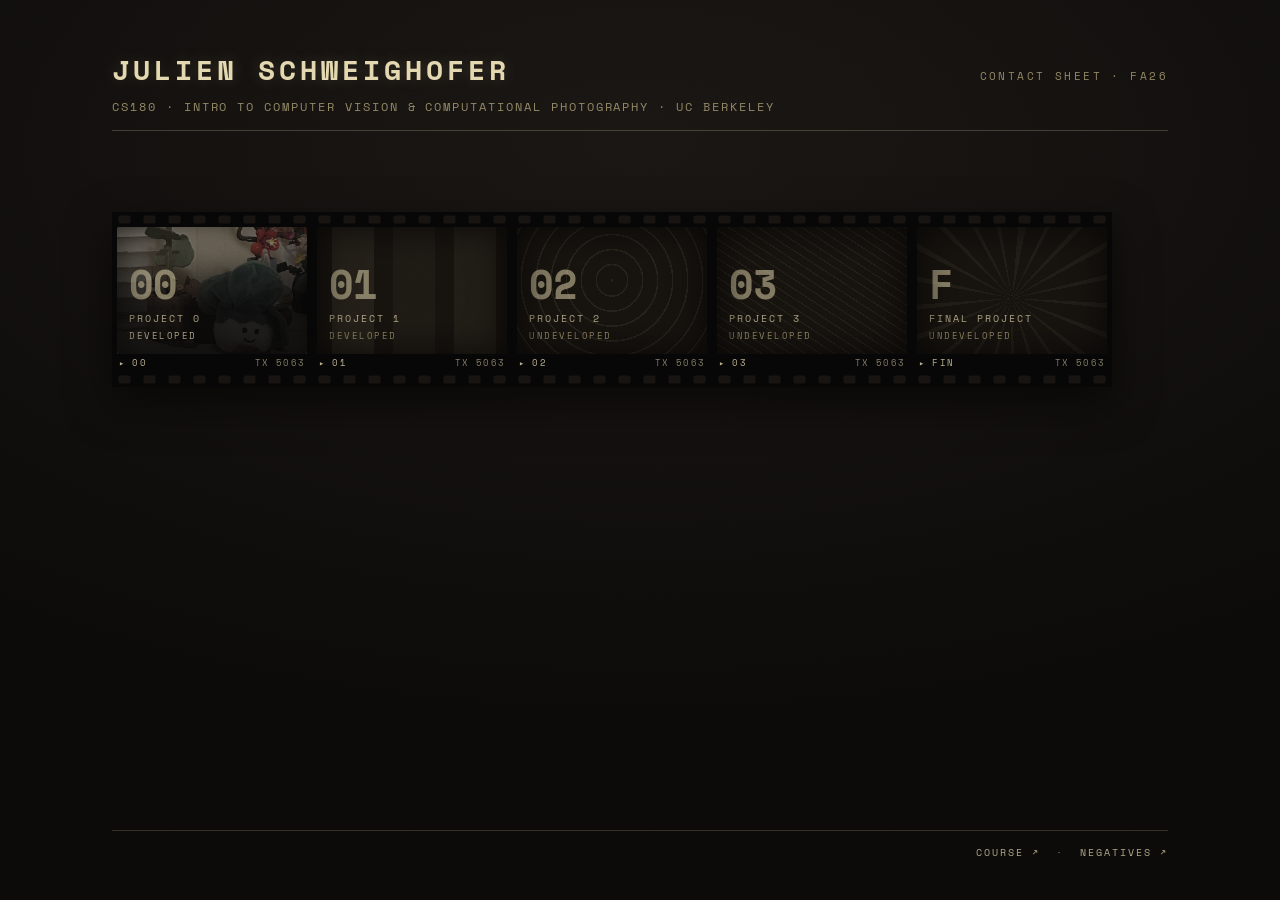
<file: index.html>
<!doctype html>
<html lang="en">
<head>
<meta charset="utf-8">
<meta name="viewport" content="width=device-width, initial-scale=1">
<title>Julien Schweighofer · CS180</title>
<meta name="description" content="CS180 — Intro to Computer Vision &amp; Computational Photography (UC Berkeley, Fall 2026). Project portfolio of Julien Schweighofer.">
<link rel="icon" href="data:image/svg+xml,%3Csvg xmlns='http://www.w3.org/2000/svg' viewBox='0 0 32 32'%3E%3Crect width='32' height='32' rx='5' fill='%230e0d0b'/%3E%3Crect x='5' y='9' width='22' height='15' rx='2' fill='none' stroke='%23e3d7ae' stroke-width='2'/%3E%3Ccircle cx='25.5' cy='7' r='3.6' fill='%23e2382f'/%3E%3C/svg%3E">
<link rel="preconnect" href="https://fonts.googleapis.com">
<link rel="preconnect" href="https://fonts.gstatic.com" crossorigin>
<link href="https://fonts.googleapis.com/css2?family=Space+Mono:ital,wght@0,400;0,700;1,400&display=swap" rel="stylesheet">
<link rel="stylesheet" href="assets/style.css">
</head>
<body class="home">
<div class="sheet">

  <header class="masthead">
    <div class="row1">
      <h1>Julien Schweighofer</h1>
      <span class="sheetno">Contact sheet · FA26</span>
    </div>
    <p class="course">CS180 · Intro to Computer Vision &amp; Computational Photography · UC Berkeley</p>
  </header>


  <!-- To retitle a frame once a project releases, edit its .label text
       (and swap the .status from "Undeveloped" to e.g. "Developed Sep 12"). -->
  <nav class="strip" aria-label="Projects">

    <a class="frame p0 has-shot" href="0/" aria-label="Project 0 writeup">
      <span class="rail" aria-hidden="true"></span>
      <span class="pic">
        <img class="shot" src="0/media/thumb.jpg" alt="">
        <svg class="mark" viewBox="0 0 200 140" preserveAspectRatio="none" aria-hidden="true">
          <path pathLength="100" d="M99 13 C 150 6 189 30 187 66 C 185 105 149 129 97 127 C 47 125 11 103 13 65 C 15 30 55 19 110 15"/>
        </svg>
        <span class="meta">
          <span class="num">00</span>
          <span class="label">Project 0</span>
          <span class="status">Developed</span>
        </span>
      </span>
      <span class="edgeline" aria-hidden="true"><b>▸ 00</b><span>TX&nbsp;5063</span></span>
      <span class="rail" aria-hidden="true"></span>
    </a>

    <a class="frame f1" href="1/" aria-label="Project 1 writeup">
      <span class="rail" aria-hidden="true"></span>
      <span class="pic">
        <svg class="mark" viewBox="0 0 200 140" preserveAspectRatio="none" aria-hidden="true">
          <path pathLength="100" d="M99 13 C 150 6 189 30 187 66 C 185 105 149 129 97 127 C 47 125 11 103 13 65 C 15 30 55 19 110 15"/>
        </svg>
        <span class="meta">
          <span class="num">01</span>
          <span class="label">Project 1</span>
          <span class="status">Developed</span>
        </span>
      </span>
      <span class="edgeline" aria-hidden="true"><b>▸ 01</b><span>TX&nbsp;5063</span></span>
      <span class="rail" aria-hidden="true"></span>
    </a>

    <a class="frame f2" href="2/" aria-label="Project 2 writeup">
      <span class="rail" aria-hidden="true"></span>
      <span class="pic">
        <svg class="mark" viewBox="0 0 200 140" preserveAspectRatio="none" aria-hidden="true">
          <path pathLength="100" d="M99 13 C 150 6 189 30 187 66 C 185 105 149 129 97 127 C 47 125 11 103 13 65 C 15 30 55 19 110 15"/>
        </svg>
        <span class="meta">
          <span class="num">02</span>
          <span class="label">Project 2</span>
          <span class="status">Undeveloped</span>
        </span>
      </span>
      <span class="edgeline" aria-hidden="true"><b>▸ 02</b><span>TX&nbsp;5063</span></span>
      <span class="rail" aria-hidden="true"></span>
    </a>

    <a class="frame f3" href="3/" aria-label="Project 3 writeup">
      <span class="rail" aria-hidden="true"></span>
      <span class="pic">
        <svg class="mark" viewBox="0 0 200 140" preserveAspectRatio="none" aria-hidden="true">
          <path pathLength="100" d="M99 13 C 150 6 189 30 187 66 C 185 105 149 129 97 127 C 47 125 11 103 13 65 C 15 30 55 19 110 15"/>
        </svg>
        <span class="meta">
          <span class="num">03</span>
          <span class="label">Project 3</span>
          <span class="status">Undeveloped</span>
        </span>
      </span>
      <span class="edgeline" aria-hidden="true"><b>▸ 03</b><span>TX&nbsp;5063</span></span>
      <span class="rail" aria-hidden="true"></span>
    </a>

    <a class="frame ff" href="4/" aria-label="Final project writeup">
      <span class="rail" aria-hidden="true"></span>
      <span class="pic">
        <svg class="mark" viewBox="0 0 200 140" preserveAspectRatio="none" aria-hidden="true">
          <path pathLength="100" d="M99 13 C 150 6 189 30 187 66 C 185 105 149 129 97 127 C 47 125 11 103 13 65 C 15 30 55 19 110 15"/>
        </svg>
        <span class="meta">
          <span class="num">F</span>
          <span class="label">Final project</span>
          <span class="status">Undeveloped</span>
        </span>
      </span>
      <span class="edgeline" aria-hidden="true"><b>▸ FIN</b><span>TX&nbsp;5063</span></span>
      <span class="rail" aria-hidden="true"></span>
    </a>

  </nav>

  <footer>
    <span>
      <a href="https://cal-cs180.github.io/fa26/" rel="noopener">Course ↗</a>
      &nbsp;·&nbsp;
      <a href="https://github.com/redcurryeater/redcurryeater.github.io" rel="noopener">Negatives ↗</a>
    </span>
  </footer>

</div>
</body>
</html>
</file>
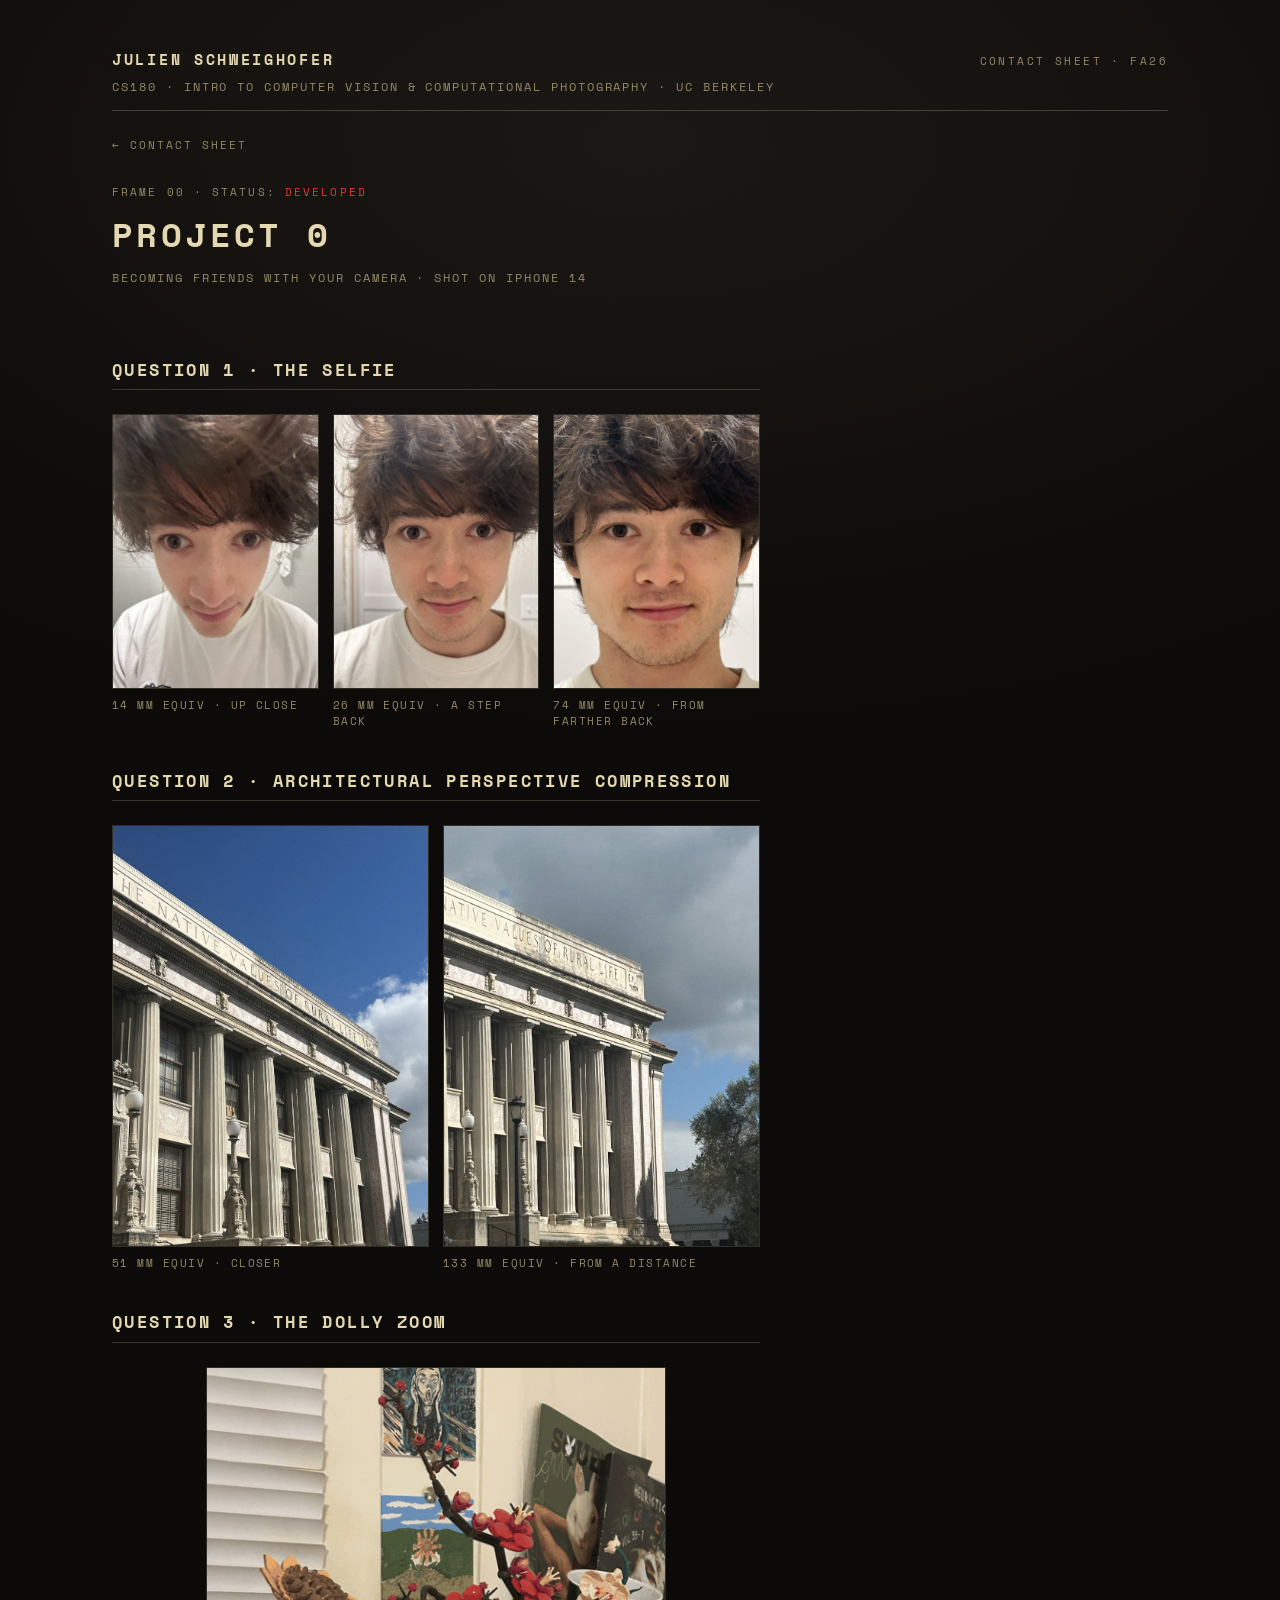
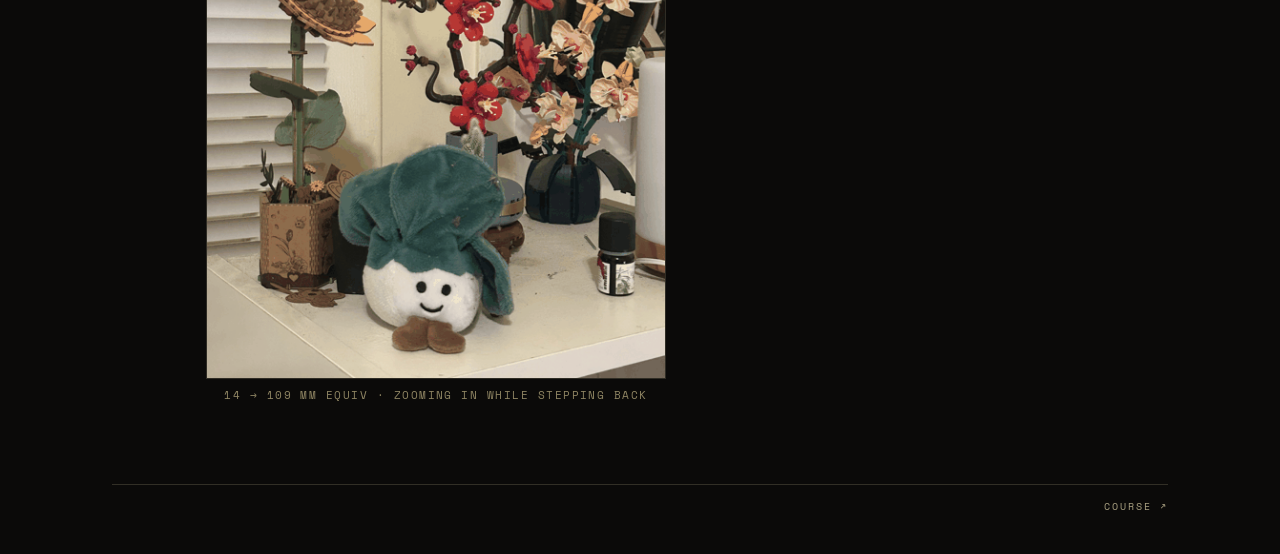
<file: 0/index.html>
<!doctype html>
<html lang="en">
<head>
<meta charset="utf-8">
<meta name="viewport" content="width=device-width, initial-scale=1">
<title>Project 0 · CS180 · Julien Schweighofer</title>
<meta name="description" content="Project 0: Becoming Friends with Your Camera — CS180 (UC Berkeley, Fall 2026), Julien Schweighofer.">
<link rel="icon" href="data:image/svg+xml,%3Csvg xmlns='http://www.w3.org/2000/svg' viewBox='0 0 32 32'%3E%3Crect width='32' height='32' rx='5' fill='%230e0d0b'/%3E%3Crect x='5' y='9' width='22' height='15' rx='2' fill='none' stroke='%23e3d7ae' stroke-width='2'/%3E%3Ccircle cx='25.5' cy='7' r='3.6' fill='%23e2382f'/%3E%3C/svg%3E">
<link rel="preconnect" href="https://fonts.googleapis.com">
<link rel="preconnect" href="https://fonts.gstatic.com" crossorigin>
<link href="https://fonts.googleapis.com/css2?family=Space+Mono:ital,wght@0,400;0,700;1,400&display=swap" rel="stylesheet">
<link rel="stylesheet" href="../assets/style.css">
</head>
<body class="framepage">
<div class="sheet">

  <header class="masthead">
    <div class="row1">
      <h1><a href="../">Julien Schweighofer</a></h1>
      <span class="sheetno">Contact sheet · FA26</span>
    </div>
    <p class="course">CS180 · Intro to Computer Vision &amp; Computational Photography · UC Berkeley</p>
  </header>

  <a class="back" href="../">← Contact sheet</a>

  <p class="framemeta">Frame 00 · Status: <b>Developed</b></p>
  <h2 class="frametitle">Project 0</h2>
  <p class="subtitle">Becoming friends with your camera · shot on iPhone 14</p>

  <main class="writeup">

    <h2>Question 1 · The Selfie</h2>
    <!-- Write your Q1 discussion here (why the close-up looks distorted, etc.) -->
    <div class="row3">
      <figure>
        <img src="media/q1-14mm.jpg" alt="Selfie shot up close at 14 mm equivalent focal length">
        <figcaption>14 mm equiv · up close</figcaption>
      </figure>
      <figure>
        <img src="media/q1-26mm.jpg" alt="Selfie at 26 mm equivalent focal length">
        <figcaption>26 mm equiv · a step back</figcaption>
      </figure>
      <figure>
        <img src="media/q1-74mm.jpg" alt="Selfie shot from farther away at 74 mm equivalent focal length">
        <figcaption>74 mm equiv · from farther back</figcaption>
      </figure>
    </div>

    <h2>Question 2 · Architectural Perspective Compression</h2>
    <!-- Write your Q2 discussion here (how distance, not zoom, changes perspective) -->
    <div class="row2">
      <figure>
        <img src="media/q2-51mm.jpg" alt="Building facade from closer at 51 mm equivalent focal length">
        <figcaption>51 mm equiv · closer</figcaption>
      </figure>
      <figure>
        <img src="media/q2-133mm.jpg" alt="Building facade from a distance at 133 mm equivalent focal length, perspective compressed">
        <figcaption>133 mm equiv · from a distance</figcaption>
      </figure>
    </div>

    <h2>Question 3 · The Dolly Zoom</h2>
    <!-- Write your Q3 discussion here -->
    <figure class="fig-narrow">
      <img src="media/dolly.gif" alt="Dolly zoom of a stuffed animal: the subject stays the same size while the background compresses">
      <figcaption>14 → 109 mm equiv · zooming in while stepping back</figcaption>
    </figure>

  </main>

  <footer>
    <span><a href="https://cal-cs180.github.io/fa26/" rel="noopener">Course ↗</a></span>
  </footer>

</div>
</body>
</html>
</file>
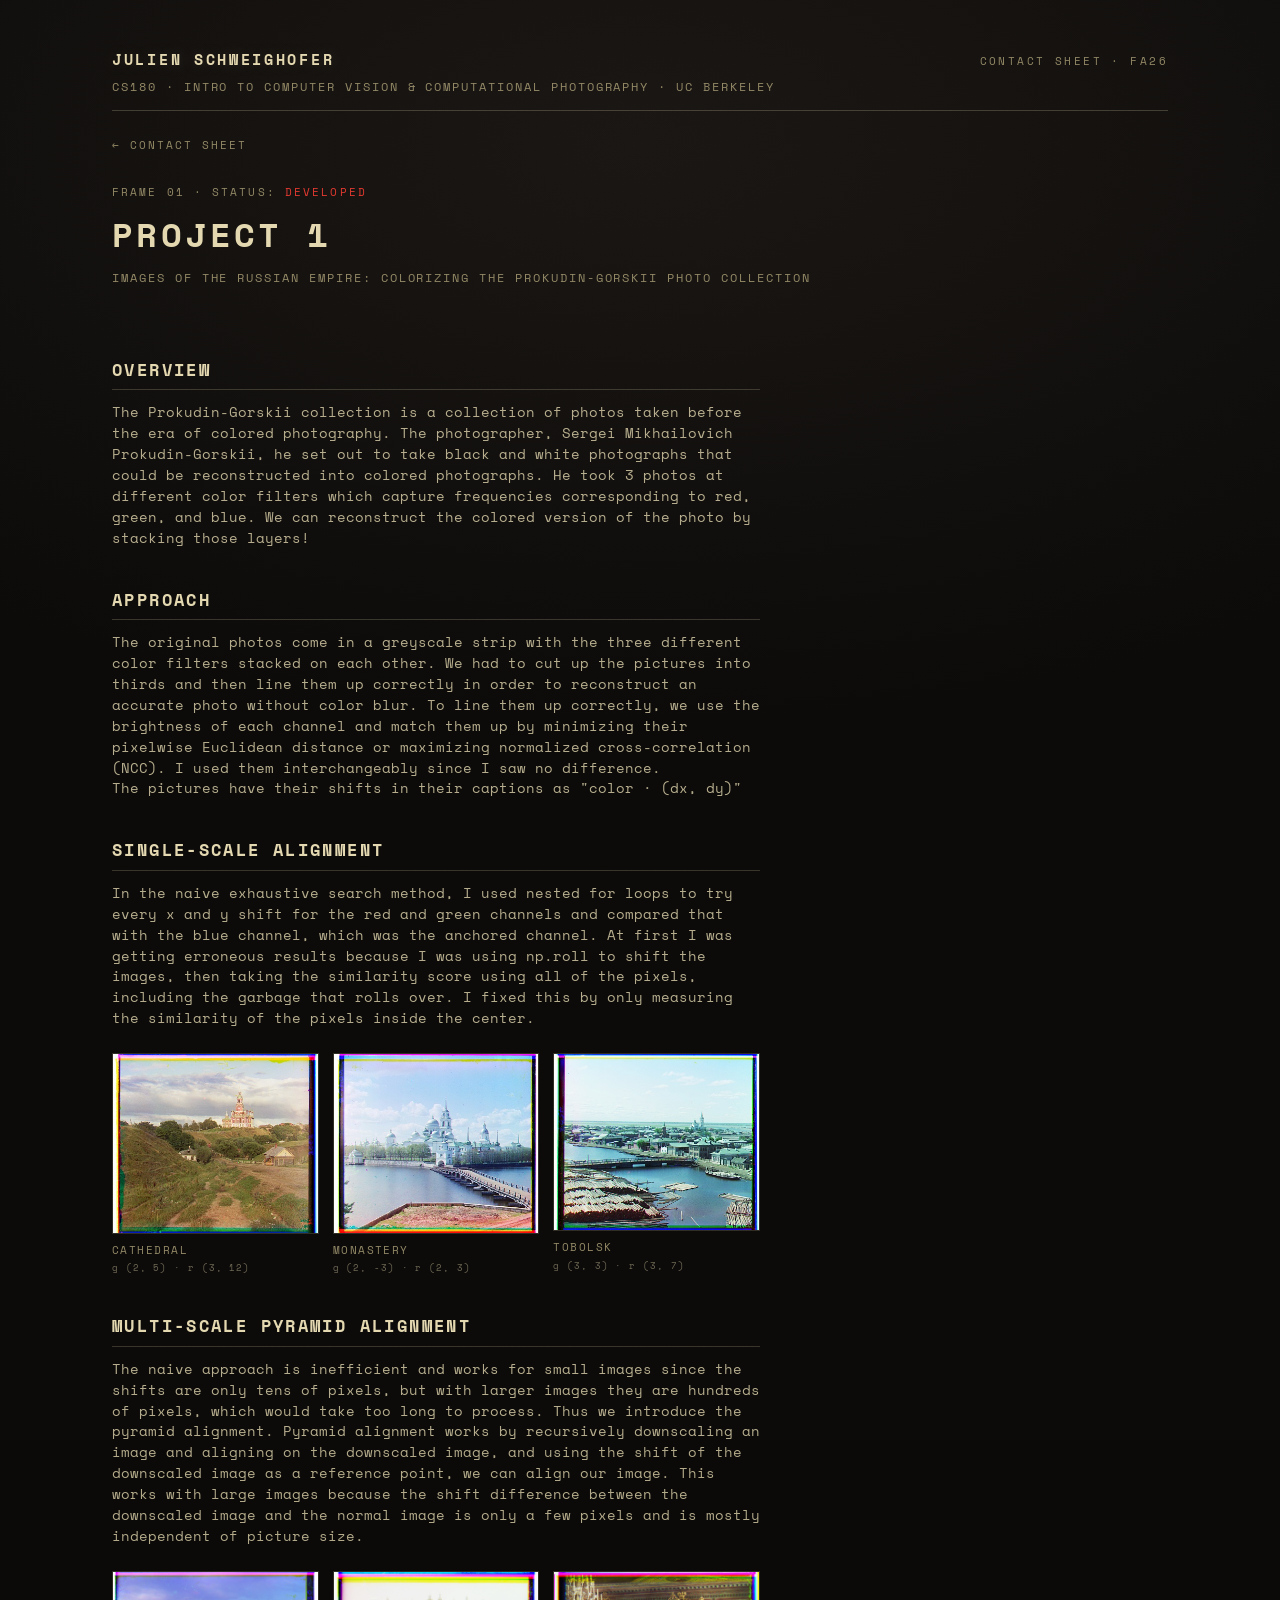
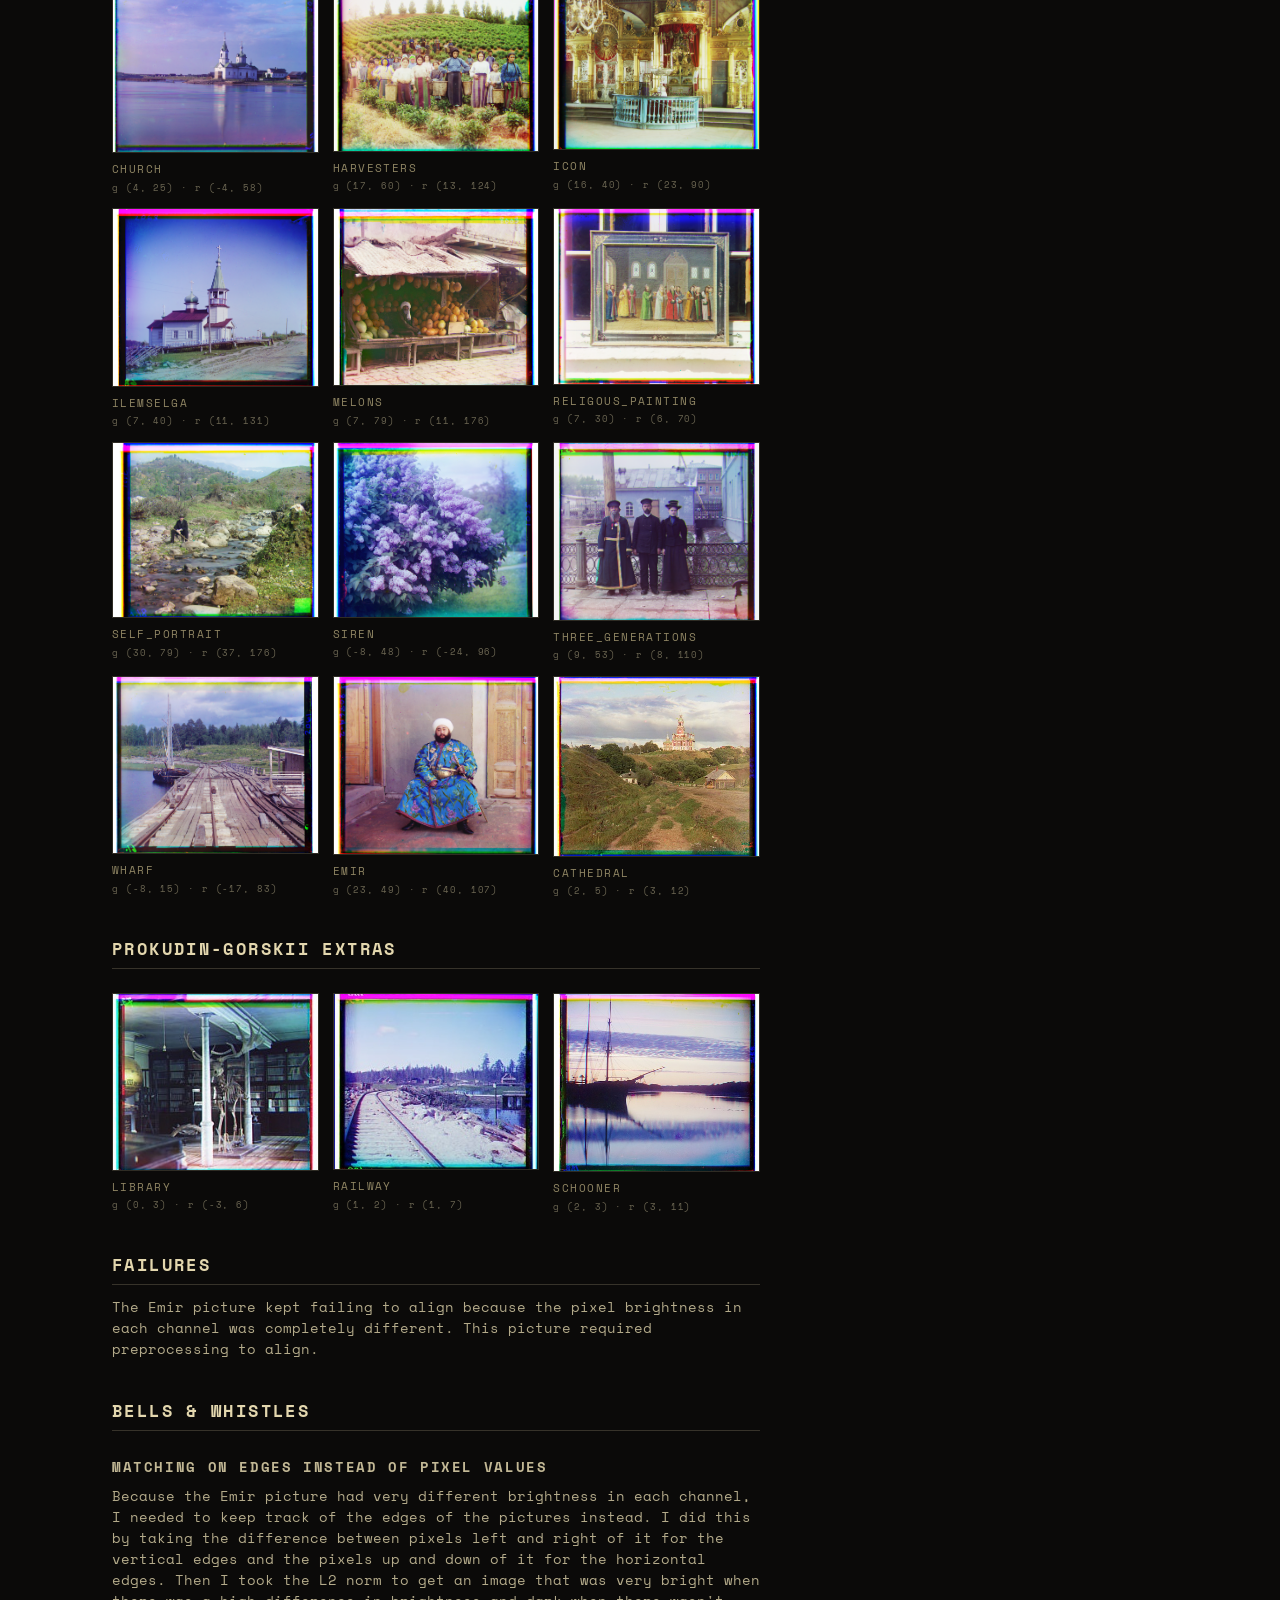
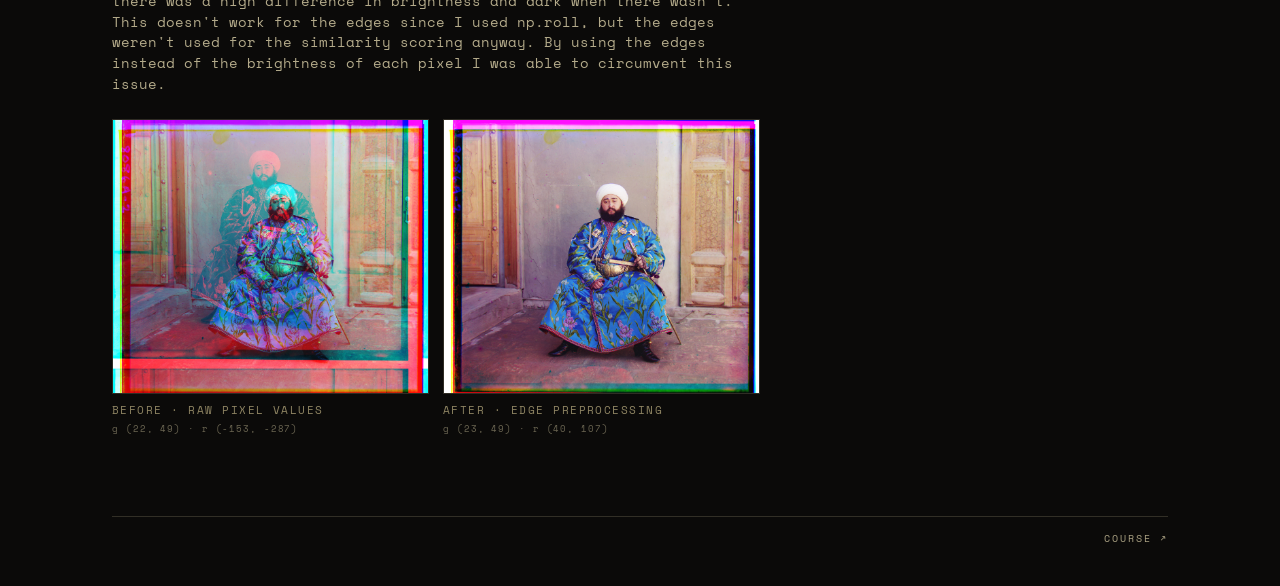
<file: 1/index.html>
<!doctype html>
<html lang="en">
<head>
<meta charset="utf-8">
<meta name="viewport" content="width=device-width, initial-scale=1">
<title>Project 1 · CS180 · Julien Schweighofer</title>
<meta name="description" content="Project 1 — CS180 (UC Berkeley, Fall 2026), Julien Schweighofer.">
<link rel="icon" href="data:image/svg+xml,%3Csvg xmlns='http://www.w3.org/2000/svg' viewBox='0 0 32 32'%3E%3Crect width='32' height='32' rx='5' fill='%230e0d0b'/%3E%3Crect x='5' y='9' width='22' height='15' rx='2' fill='none' stroke='%23e3d7ae' stroke-width='2'/%3E%3Ccircle cx='25.5' cy='7' r='3.6' fill='%23e2382f'/%3E%3C/svg%3E">
<link rel="preconnect" href="https://fonts.googleapis.com">
<link rel="preconnect" href="https://fonts.gstatic.com" crossorigin>
<link href="https://fonts.googleapis.com/css2?family=Space+Mono:ital,wght@0,400;0,700;1,400&display=swap" rel="stylesheet">
<link rel="stylesheet" href="../assets/style.css">
</head>
<body class="framepage">
<div class="sheet">

  <header class="masthead">
    <div class="row1">
      <h1><a href="../">Julien Schweighofer</a></h1>
      <span class="sheetno">Contact sheet · FA26</span>
    </div>
    <p class="course">CS180 · Intro to Computer Vision &amp; Computational Photography · UC Berkeley</p>
  </header>

  <a class="back" href="../">← Contact sheet</a>

  <!-- ▼ flip to Developed when the writeup is done -->
  <p class="framemeta">Frame 01 · Status: <b>Developed</b></p>
  <h2 class="frametitle">Project 1</h2>
  <!-- ▼ one-line subtitle, e.g. the project's full name -->
  <p class="subtitle">Images of the Russian Empire: Colorizing the Prokudin-Gorskii photo collection</p>

  <main class="writeup">

    <!-- ══ OVERVIEW ══════════════════════════════════════════════════
         What the Prokudin-Gorskii plates are, what the task is, and how
         the page is organized. A sentence or two on the approach. -->
    <h2>Overview</h2>
    <p> The Prokudin-Gorskii collection is a collection of photos taken before the era of colored photography. The photographer, Sergei Mikhailovich Prokudin-Gorskii, he set out to take black and white photographs that could be reconstructed into colored photographs. He took 3 photos at different color filters which capture frequencies corresponding to red, green, and blue. We can reconstruct the colored version of the photo by stacking those layers! 

    </p>
        
    <!-- ══ APPROACH ══════════════════════════════════════════════════
         The metric (NCC / L2), why the search is scored on an interior
         crop, and how the pyramid works. Explain concepts here so the
         results sections can just show results. -->
    <h2>Approach</h2>
    <p>The original photos come in a greyscale strip with the three different color filters stacked on each other. 
      We had to cut up the pictures into thirds and then line them up correctly in order to reconstruct an accurate photo without color blur. To line them up correctly, we use the brightness of each channel and match them up by minimizing their pixelwise Euclidean distance or maximizing normalized cross-correlation (NCC). 
      I used them interchangeably since I saw no difference. 
        <br> The pictures have their shifts in their captions as "color · (dx, dy)" </p>
    <!-- ══ DELIVERABLE 1 ═════════════════════════════════════════════
         Single-scale exhaustive search on the three low-resolution JPEGs.
         Mention the search window and why it's only feasible at this size. -->
    <h2>Single-scale alignment</h2>
    <p>In the naive exhaustive search method, I used nested for loops to try every x and y shift for the red and green channels and compared that with the blue channel, which was the anchored channel. At first I was getting erroneous results because I was using np.roll to shift the images, then taking the similarity score using all of the pixels, including the garbage that rolls over. 
      I fixed this by only measuring the similarity of the pixels inside the center. 
         </p>

    <div class="row3">
      <figure>
        <img src="media/cathedral_simple.jpg" alt="Cathedral, colorized by single-scale alignment">
        <figcaption>cathedral<span class="offs">g (2, 5) · r (3, 12)</span></figcaption>
      </figure>
      <figure>
        <img src="media/monastery_simple.jpg" alt="Monastery, colorized by single-scale alignment">
        <figcaption>monastery<span class="offs">g (2, -3) · r (2, 3)</span></figcaption>
      </figure>
      <figure>
        <img src="media/tobolsk_simple.jpg" alt="Tobolsk, colorized by single-scale alignment">
        <figcaption>tobolsk<span class="offs">g (3, 3) · r (3, 7)</span></figcaption>
      </figure>
    </div>

    <!-- ══ DELIVERABLE 2 ═════════════════════════════════════════════
         Pyramid alignment on every example image, plus the offset table.
         Say why single-scale doesn't scale to the .tif plates. -->
    <h2>Multi-scale pyramid alignment</h2>
    <p>The naive approach is inefficient and works for small images since the shifts are only tens of pixels, but with larger images they are hundreds of pixels, which would take too long to process.
      Thus we introduce the pyramid alignment. Pyramid alignment works by recursively downscaling an image and aligning on the downscaled image, and using the shift of the downscaled image as a reference point, we can align our image. 
      This works with large images because the shift difference between the downscaled image and the normal image is only a few pixels and is mostly independent of picture size. 
    </p>

    <div class="row3">
      <figure>
        <img src="media/church_pyramid.jpg" alt="Church, colorized by pyramid alignment">
        <figcaption>church<span class="offs">g (4, 25) · r (-4, 58)</span></figcaption>
      </figure>
      <figure>
        <img src="media/harvesters_pyramid.jpg" alt="Harvesters, colorized by pyramid alignment">
        <figcaption>harvesters<span class="offs">g (17, 60) · r (13, 124)</span></figcaption>
      </figure>
      <figure>
        <img src="media/icon_pyramid.jpg" alt="Icon, colorized by pyramid alignment">
        <figcaption>icon<span class="offs">g (16, 40) · r (23, 90)</span></figcaption>
      </figure>
      <figure>
        <img src="media/ilemselga_pyramid.jpg" alt="Ilemselga, colorized by pyramid alignment">
        <figcaption>ilemselga<span class="offs">g (7, 40) · r (11, 131)</span></figcaption>
      </figure>
      <figure>
        <img src="media/melons_pyramid.jpg" alt="Melons, colorized by pyramid alignment">
        <figcaption>melons<span class="offs">g (7, 79) · r (11, 176)</span></figcaption>
      </figure>
      <figure>
        <img src="media/religous_painting_pyramid.jpg" alt="Religious painting, colorized by pyramid alignment">
        <figcaption>religous_painting<span class="offs">g (7, 30) · r (6, 70)</span></figcaption>
      </figure>
      <figure>
        <img src="media/self_portrait_pyramid.jpg" alt="Self portrait, colorized by pyramid alignment">
        <figcaption>self_portrait<span class="offs">g (30, 79) · r (37, 176)</span></figcaption>
      </figure>
      <figure>
        <img src="media/siren_pyramid.jpg" alt="Siren, colorized by pyramid alignment">
        <figcaption>siren<span class="offs">g (-8, 48) · r (-24, 96)</span></figcaption>
      </figure>
      <figure>
        <img src="media/three_generations_pyramid.jpg" alt="Three generations, colorized by pyramid alignment">
        <figcaption>three_generations<span class="offs">g (9, 53) · r (8, 110)</span></figcaption>
      </figure>
      <figure>
        <img src="media/wharf_pyramid.jpg" alt="Wharf, colorized by pyramid alignment">
        <figcaption>wharf<span class="offs">g (-8, 15) · r (-17, 83)</span></figcaption>
      </figure>
      <figure>
        <img src="media/emir_pyramid.jpg" alt="Emir, colorized by pyramid alignment">
        <figcaption>emir<span class="offs">g (23, 49) · r (40, 107)</span></figcaption>
      </figure>
      <figure>
        <img src="media/cathedral_pyramid.jpg" alt="Cathedral, colorized by pyramid alignment">
        <figcaption>cathedral<span class="offs">g (2, 5) · r (3, 12)</span></figcaption>
      </figure>
    </div>

    <!-- ══ DELIVERABLE 3 ═════════════════════════════════════════════
         Three plates chosen from the Library of Congress collection.
         Worth saying why you picked them and linking the LOC pages. -->
    <h2>Prokudin-Gorskii Extras</h2>
    <p></p>

    <div class="row3">
      <figure>
        <img src="media/library_pyramid.jpg" alt="Library interior, colorized by pyramid alignment">
        <figcaption>library<span class="offs">g (0, 3) · r (-3, 6)</span></figcaption>
      </figure>
      <figure>
        <img src="media/railway_pyramid.jpg" alt="Railway track through forest, colorized by pyramid alignment">
        <figcaption>railway<span class="offs">g (1, 2) · r (1, 7)</span></figcaption>
      </figure>
      <figure>
        <img src="media/schooner_pyramid.jpg" alt="Schooner on a river at dusk, colorized by pyramid alignment">
        <figcaption>schooner<span class="offs">g (2, 3) · r (3, 11)</span></figcaption>
      </figure>
    </div>

    <!-- ══ DELIVERABLE 4 ═════════════════════════════════════════════
         Which images failed and why. The emir case belongs here: matching
         on raw pixel values fails when the channels differ in brightness. -->
    <h2>Failures</h2>
    <p>The Emir picture kept failing to align because the pixel brightness in each channel was completely different. 
      This picture required preprocessing to align. 
    </p>

    <!-- ══ DELIVERABLE 5 ═════════════════════════════════════════════
         Bells and whistles, each with a before/after pair. Duplicate the
         row2 block below for each one. -->
    <h2>Bells &amp; whistles</h2>

    <!-- ▼ what the gradient feature is, why matching on edge strength beats
         matching on raw brightness, and what it fixed -->
    <h3>Matching on edges instead of pixel values</h3>
    <p>Because the Emir picture had very different brightness in each channel, I needed to keep track of the edges of the pictures instead. 
      I did this by taking the difference between pixels left and right of it for the vertical edges and the pixels up and down of it for the horizontal edges. 
      Then I took the L2 norm to get an image that was very bright when there was a high difference in brightness and dark when there wasn't. 
      This doesn't work for the edges since I used np.roll, but the edges weren't used for the similarity scoring anyway. 
      By using the edges instead of the brightness of each pixel I was able to circumvent this issue. 
    </p>

    <div class="row2">
      <figure>
        <img src="media/emir_pixels.jpg" alt="Emir aligned by matching raw pixel values; the red channel is badly misplaced">
        <figcaption>before · raw pixel values<span class="offs">g (22, 49) · r (-153, -287)</span></figcaption>
      </figure>
      <figure>
        <img src="media/emir_pyramid.jpg" alt="Emir aligned by matching gradient magnitude; all three channels line up">
        <figcaption>after · edge preprocessing<span class="offs">g (23, 49) · r (40, 107)</span></figcaption>
      </figure>
    </div>

    <!-- ▼ duplicate the block above for any further bells and whistles -->

  </main>

  <footer>
    <span><a href="https://cal-cs180.github.io/fa26/" rel="noopener">Course ↗</a></span>
  </footer>

</div>
</body>
</html>
</file>
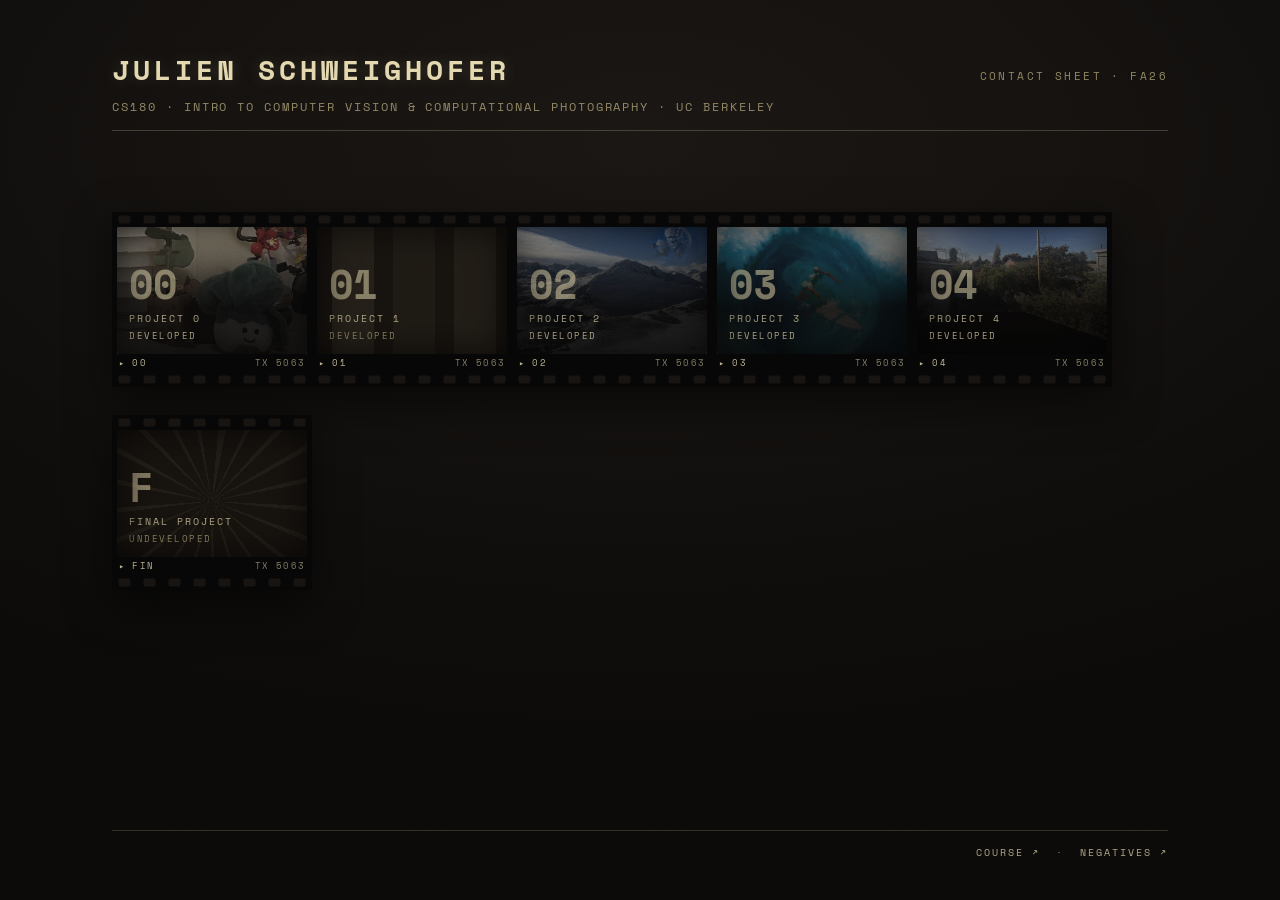
<file: 180/index.html>
<!doctype html>
<html lang="en">
<head>
<meta charset="utf-8">
<meta name="viewport" content="width=device-width, initial-scale=1">
<title>Julien Schweighofer · CS180</title>
<meta name="description" content="CS180 — Intro to Computer Vision &amp; Computational Photography (UC Berkeley, Fall 2026). Project portfolio of Julien Schweighofer.">
<link rel="icon" href="data:image/svg+xml,%3Csvg xmlns='http://www.w3.org/2000/svg' viewBox='0 0 32 32'%3E%3Crect width='32' height='32' rx='5' fill='%230e0d0b'/%3E%3Crect x='5' y='9' width='22' height='15' rx='2' fill='none' stroke='%23e3d7ae' stroke-width='2'/%3E%3Ccircle cx='25.5' cy='7' r='3.6' fill='%23e2382f'/%3E%3C/svg%3E">
<link rel="preconnect" href="https://fonts.googleapis.com">
<link rel="preconnect" href="https://fonts.gstatic.com" crossorigin>
<link href="https://fonts.googleapis.com/css2?family=Space+Mono:ital,wght@0,400;0,700;1,400&display=swap" rel="stylesheet">
<link rel="stylesheet" href="assets/style.css">
</head>
<body class="home">
<div class="sheet">

  <header class="masthead">
    <div class="row1">
      <h1>Julien Schweighofer</h1>
      <span class="sheetno">Contact sheet · FA26</span>
    </div>
    <p class="course">CS180 · Intro to Computer Vision &amp; Computational Photography · UC Berkeley</p>
  </header>


  <!-- To retitle a frame once a project releases, edit its .label text
       (and swap the .status from "Undeveloped" to e.g. "Developed Sep 12"). -->
  <nav class="strip" aria-label="Projects">

    <a class="frame p0 has-shot" href="0/" aria-label="Project 0 writeup">
      <span class="rail" aria-hidden="true"></span>
      <span class="pic">
        <img class="shot" src="0/media/thumb.jpg" alt="">
        <svg class="mark" viewBox="0 0 200 140" preserveAspectRatio="none" aria-hidden="true">
          <path pathLength="100" d="M99 13 C 150 6 189 30 187 66 C 185 105 149 129 97 127 C 47 125 11 103 13 65 C 15 30 55 19 110 15"/>
        </svg>
        <span class="meta">
          <span class="num">00</span>
          <span class="label">Project 0</span>
          <span class="status">Developed</span>
        </span>
      </span>
      <span class="edgeline" aria-hidden="true"><b>▸ 00</b><span>TX&nbsp;5063</span></span>
      <span class="rail" aria-hidden="true"></span>
    </a>

    <a class="frame f1" href="1/" aria-label="Project 1 writeup">
      <span class="rail" aria-hidden="true"></span>
      <span class="pic">
        <svg class="mark" viewBox="0 0 200 140" preserveAspectRatio="none" aria-hidden="true">
          <path pathLength="100" d="M99 13 C 150 6 189 30 187 66 C 185 105 149 129 97 127 C 47 125 11 103 13 65 C 15 30 55 19 110 15"/>
        </svg>
        <span class="meta">
          <span class="num">01</span>
          <span class="label">Project 1</span>
          <span class="status">Developed</span>
        </span>
      </span>
      <span class="edgeline" aria-hidden="true"><b>▸ 01</b><span>TX&nbsp;5063</span></span>
      <span class="rail" aria-hidden="true"></span>
    </a>

    <a class="frame f2 has-shot" href="2/" aria-label="Project 2 writeup">
      <span class="rail" aria-hidden="true"></span>
      <span class="pic">
        <img class="shot" src="2/media/thumb.jpg" alt="">
        <svg class="mark" viewBox="0 0 200 140" preserveAspectRatio="none" aria-hidden="true">
          <path pathLength="100" d="M99 13 C 150 6 189 30 187 66 C 185 105 149 129 97 127 C 47 125 11 103 13 65 C 15 30 55 19 110 15"/>
        </svg>
        <span class="meta">
          <span class="num">02</span>
          <span class="label">Project 2</span>
          <span class="status">Developed</span>
        </span>
      </span>
      <span class="edgeline" aria-hidden="true"><b>▸ 02</b><span>TX&nbsp;5063</span></span>
      <span class="rail" aria-hidden="true"></span>
    </a>

    <a class="frame f3 has-shot" href="3/" aria-label="Project 3 writeup">
      <span class="rail" aria-hidden="true"></span>
      <span class="pic">
        <img class="shot" src="3/media/thumb.jpg" alt="">
        <svg class="mark" viewBox="0 0 200 140" preserveAspectRatio="none" aria-hidden="true">
          <path pathLength="100" d="M99 13 C 150 6 189 30 187 66 C 185 105 149 129 97 127 C 47 125 11 103 13 65 C 15 30 55 19 110 15"/>
        </svg>
        <span class="meta">
          <span class="num">03</span>
          <span class="label">Project 3</span>
          <span class="status">Developed</span>
        </span>
      </span>
      <span class="edgeline" aria-hidden="true"><b>▸ 03</b><span>TX&nbsp;5063</span></span>
      <span class="rail" aria-hidden="true"></span>
    </a>

    <a class="frame f4 has-shot" href="4/" aria-label="Project 4 writeup">
      <span class="rail" aria-hidden="true"></span>
      <span class="pic">
        <img class="shot" src="4/media/thumb.jpg" alt="">
        <svg class="mark" viewBox="0 0 200 140" preserveAspectRatio="none" aria-hidden="true">
          <path pathLength="100" d="M99 13 C 150 6 189 30 187 66 C 185 105 149 129 97 127 C 47 125 11 103 13 65 C 15 30 55 19 110 15"/>
        </svg>
        <span class="meta">
          <span class="num">04</span>
          <span class="label">Project 4</span>
          <span class="status">Developed</span>
        </span>
      </span>
      <span class="edgeline" aria-hidden="true"><b>▸ 04</b><span>TX&nbsp;5063</span></span>
      <span class="rail" aria-hidden="true"></span>
    </a>

    <a class="frame ff" href="final/" aria-label="Final project writeup">
      <span class="rail" aria-hidden="true"></span>
      <span class="pic">
        <svg class="mark" viewBox="0 0 200 140" preserveAspectRatio="none" aria-hidden="true">
          <path pathLength="100" d="M99 13 C 150 6 189 30 187 66 C 185 105 149 129 97 127 C 47 125 11 103 13 65 C 15 30 55 19 110 15"/>
        </svg>
        <span class="meta">
          <span class="num">F</span>
          <span class="label">Final project</span>
          <span class="status">Undeveloped</span>
        </span>
      </span>
      <span class="edgeline" aria-hidden="true"><b>▸ FIN</b><span>TX&nbsp;5063</span></span>
      <span class="rail" aria-hidden="true"></span>
    </a>

  </nav>

  <footer>
    <span>
      <a href="https://cal-cs180.github.io/fa26/" rel="noopener">Course ↗</a>
      &nbsp;·&nbsp;
      <a href="https://github.com/redcurryeater/redcurryeater.github.io" rel="noopener">Negatives ↗</a>
    </span>
  </footer>

</div>
</body>
</html>
</file>
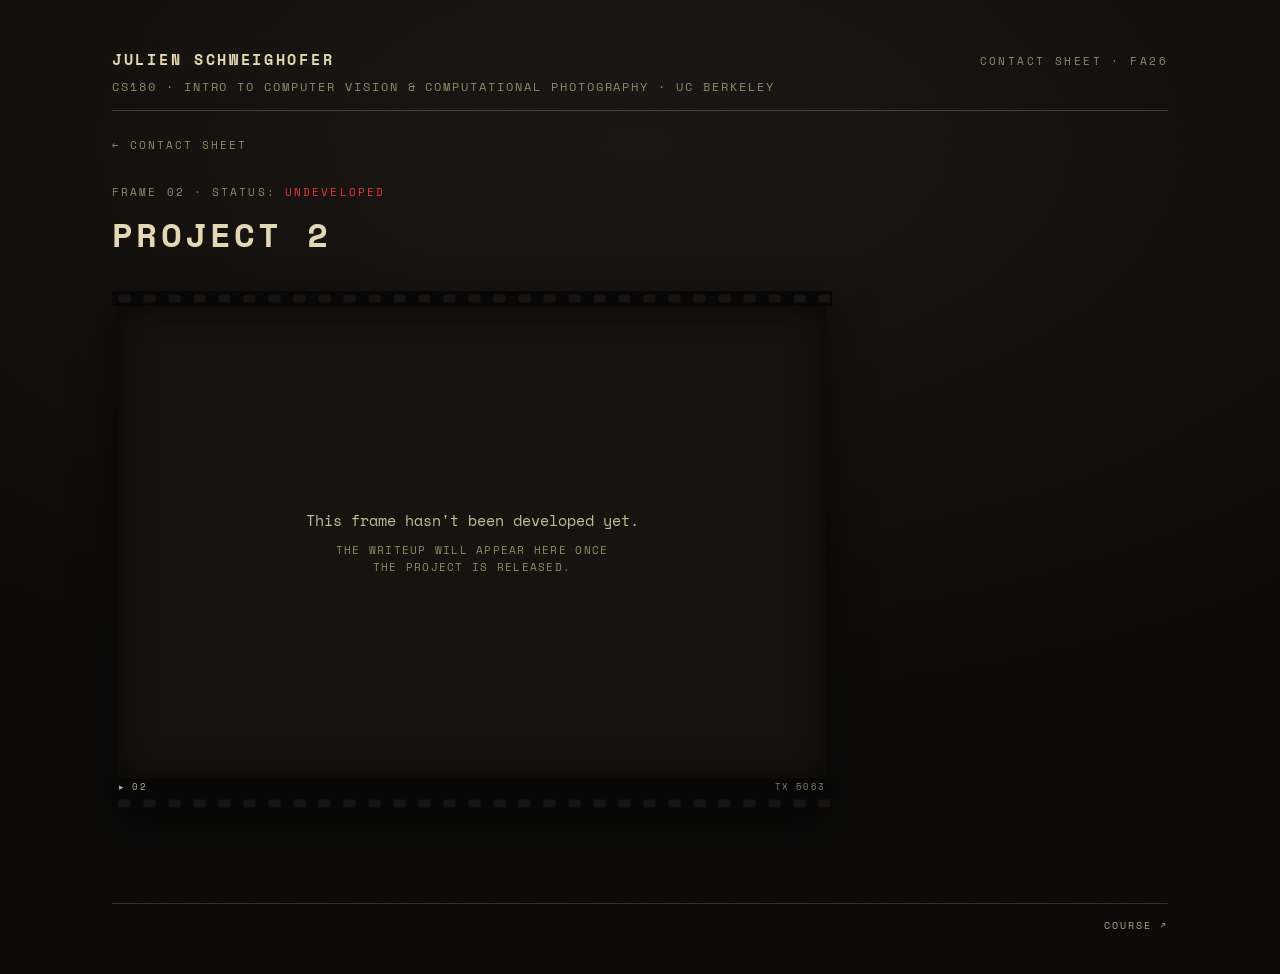
<file: 2/index.html>
<!doctype html>
<html lang="en">
<head>
<meta charset="utf-8">
<meta name="viewport" content="width=device-width, initial-scale=1">
<title>Project 2 · CS180 · Julien Schweighofer</title>
<meta name="description" content="Project 2 — CS180 (UC Berkeley, Fall 2026), Julien Schweighofer.">
<link rel="icon" href="data:image/svg+xml,%3Csvg xmlns='http://www.w3.org/2000/svg' viewBox='0 0 32 32'%3E%3Crect width='32' height='32' rx='5' fill='%230e0d0b'/%3E%3Crect x='5' y='9' width='22' height='15' rx='2' fill='none' stroke='%23e3d7ae' stroke-width='2'/%3E%3Ccircle cx='25.5' cy='7' r='3.6' fill='%23e2382f'/%3E%3C/svg%3E">
<link rel="preconnect" href="https://fonts.googleapis.com">
<link rel="preconnect" href="https://fonts.gstatic.com" crossorigin>
<link href="https://fonts.googleapis.com/css2?family=Space+Mono:ital,wght@0,400;0,700;1,400&display=swap" rel="stylesheet">
<link rel="stylesheet" href="../assets/style.css">
</head>
<body class="framepage">
<div class="sheet">

  <header class="masthead">
    <div class="row1">
      <h1><a href="../">Julien Schweighofer</a></h1>
      <span class="sheetno">Contact sheet · FA26</span>
    </div>
    <p class="course">CS180 · Intro to Computer Vision &amp; Computational Photography · UC Berkeley</p>
  </header>

  <a class="back" href="../">← Contact sheet</a>

  <p class="framemeta">Frame 02 · Status: <b>Undeveloped</b></p>
  <h2 class="frametitle">Project 2</h2>

  <!-- ▼ Placeholder — delete this whole <section> when the writeup below is ready. -->
  <section class="plate">
    <span class="rail" aria-hidden="true"></span>
    <div class="pic">
      <div class="dev">
        <p class="devline">This frame hasn't been developed yet.</p>
        <p class="devsub">The writeup will appear here once the project is released.</p>
      </div>
    </div>
    <span class="edgeline" aria-hidden="true"><b>▸ 02</b><span>TX&nbsp;5063</span></span>
    <span class="rail" aria-hidden="true"></span>
  </section>

  <!-- ▼ Project writeup goes here. Suggested shapes:
    <h2>Overview</h2>
    <p>…</p>
    <figure>
      <img src="media/result.jpg" alt="Describe the result">
      <figcaption>Fig. 1 — caption</figcaption>
    </figure>
  -->
  <main class="writeup">
  </main>

  <footer>
    <span><a href="https://cal-cs180.github.io/fa26/" rel="noopener">Course ↗</a></span>
  </footer>

</div>
</body>
</html>
</file>
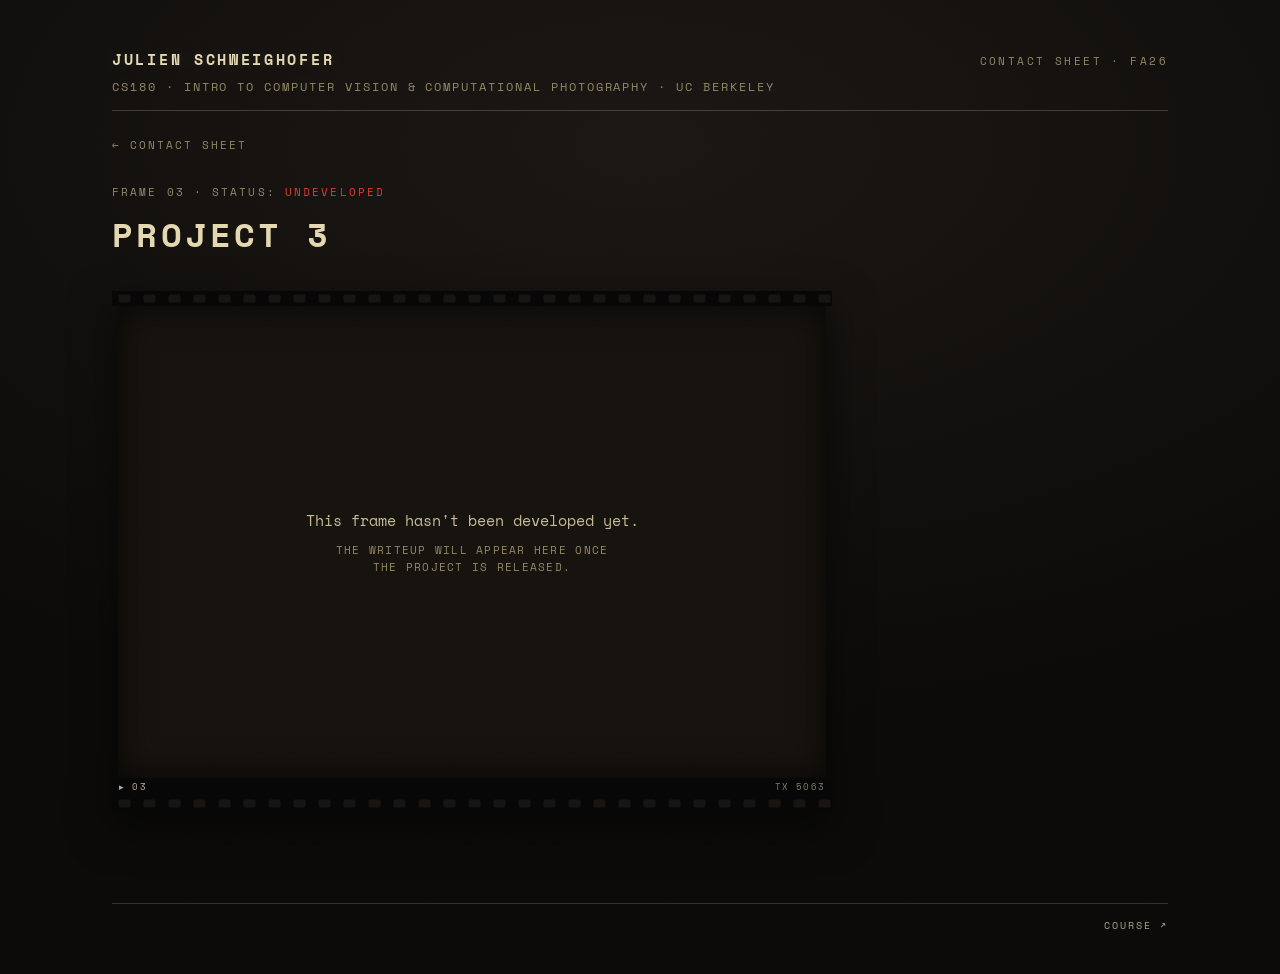
<file: 3/index.html>
<!doctype html>
<html lang="en">
<head>
<meta charset="utf-8">
<meta name="viewport" content="width=device-width, initial-scale=1">
<title>Project 3 · CS180 · Julien Schweighofer</title>
<meta name="description" content="Project 3 — CS180 (UC Berkeley, Fall 2026), Julien Schweighofer.">
<link rel="icon" href="data:image/svg+xml,%3Csvg xmlns='http://www.w3.org/2000/svg' viewBox='0 0 32 32'%3E%3Crect width='32' height='32' rx='5' fill='%230e0d0b'/%3E%3Crect x='5' y='9' width='22' height='15' rx='2' fill='none' stroke='%23e3d7ae' stroke-width='2'/%3E%3Ccircle cx='25.5' cy='7' r='3.6' fill='%23e2382f'/%3E%3C/svg%3E">
<link rel="preconnect" href="https://fonts.googleapis.com">
<link rel="preconnect" href="https://fonts.gstatic.com" crossorigin>
<link href="https://fonts.googleapis.com/css2?family=Space+Mono:ital,wght@0,400;0,700;1,400&display=swap" rel="stylesheet">
<link rel="stylesheet" href="../assets/style.css">
</head>
<body class="framepage">
<div class="sheet">

  <header class="masthead">
    <div class="row1">
      <h1><a href="../">Julien Schweighofer</a></h1>
      <span class="sheetno">Contact sheet · FA26</span>
    </div>
    <p class="course">CS180 · Intro to Computer Vision &amp; Computational Photography · UC Berkeley</p>
  </header>

  <a class="back" href="../">← Contact sheet</a>

  <p class="framemeta">Frame 03 · Status: <b>Undeveloped</b></p>
  <h2 class="frametitle">Project 3</h2>

  <!-- ▼ Placeholder — delete this whole <section> when the writeup below is ready. -->
  <section class="plate">
    <span class="rail" aria-hidden="true"></span>
    <div class="pic">
      <div class="dev">
        <p class="devline">This frame hasn't been developed yet.</p>
        <p class="devsub">The writeup will appear here once the project is released.</p>
      </div>
    </div>
    <span class="edgeline" aria-hidden="true"><b>▸ 03</b><span>TX&nbsp;5063</span></span>
    <span class="rail" aria-hidden="true"></span>
  </section>

  <!-- ▼ Project writeup goes here. Suggested shapes:
    <h2>Overview</h2>
    <p>…</p>
    <figure>
      <img src="media/result.jpg" alt="Describe the result">
      <figcaption>Fig. 1 — caption</figcaption>
    </figure>
  -->
  <main class="writeup">
  </main>

  <footer>
    <span><a href="https://cal-cs180.github.io/fa26/" rel="noopener">Course ↗</a></span>
  </footer>

</div>
</body>
</html>
</file>
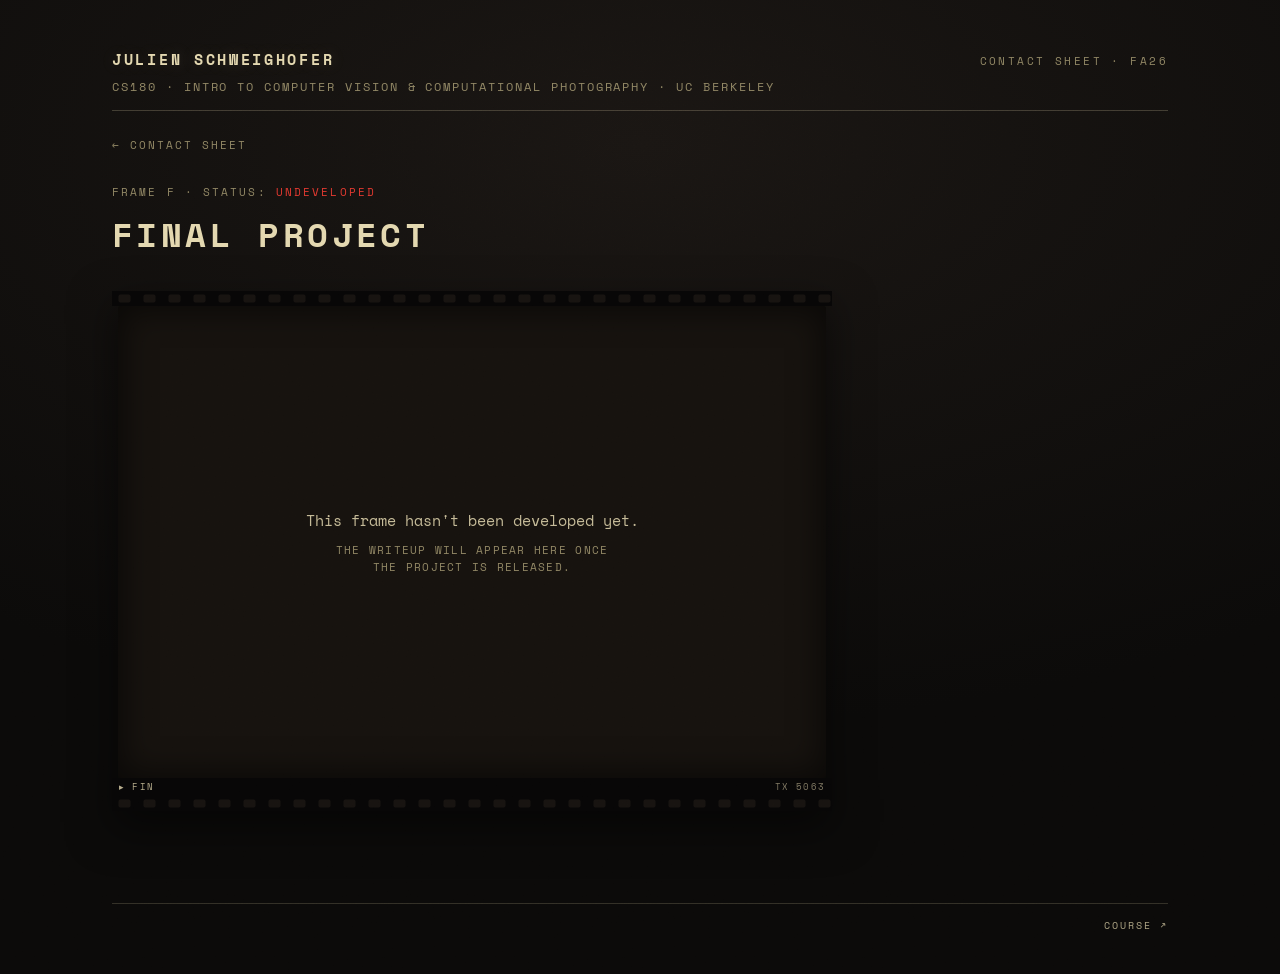
<file: 4/index.html>
<!doctype html>
<html lang="en">
<head>
<meta charset="utf-8">
<meta name="viewport" content="width=device-width, initial-scale=1">
<title>Final project · CS180 · Julien Schweighofer</title>
<meta name="description" content="Final project — CS180 (UC Berkeley, Fall 2026), Julien Schweighofer.">
<link rel="icon" href="data:image/svg+xml,%3Csvg xmlns='http://www.w3.org/2000/svg' viewBox='0 0 32 32'%3E%3Crect width='32' height='32' rx='5' fill='%230e0d0b'/%3E%3Crect x='5' y='9' width='22' height='15' rx='2' fill='none' stroke='%23e3d7ae' stroke-width='2'/%3E%3Ccircle cx='25.5' cy='7' r='3.6' fill='%23e2382f'/%3E%3C/svg%3E">
<link rel="preconnect" href="https://fonts.googleapis.com">
<link rel="preconnect" href="https://fonts.gstatic.com" crossorigin>
<link href="https://fonts.googleapis.com/css2?family=Space+Mono:ital,wght@0,400;0,700;1,400&display=swap" rel="stylesheet">
<link rel="stylesheet" href="../assets/style.css">
</head>
<body class="framepage">
<div class="sheet">

  <header class="masthead">
    <div class="row1">
      <h1><a href="../">Julien Schweighofer</a></h1>
      <span class="sheetno">Contact sheet · FA26</span>
    </div>
    <p class="course">CS180 · Intro to Computer Vision &amp; Computational Photography · UC Berkeley</p>
  </header>

  <a class="back" href="../">← Contact sheet</a>

  <p class="framemeta">Frame F · Status: <b>Undeveloped</b></p>
  <h2 class="frametitle">Final project</h2>

  <!-- ▼ Placeholder — delete this whole <section> when the writeup below is ready. -->
  <section class="plate">
    <span class="rail" aria-hidden="true"></span>
    <div class="pic">
      <div class="dev">
        <p class="devline">This frame hasn't been developed yet.</p>
        <p class="devsub">The writeup will appear here once the project is released.</p>
      </div>
    </div>
    <span class="edgeline" aria-hidden="true"><b>▸ FIN</b><span>TX&nbsp;5063</span></span>
    <span class="rail" aria-hidden="true"></span>
  </section>

  <!-- ▼ Project writeup goes here. Suggested shapes:
    <h2>Overview</h2>
    <p>…</p>
    <figure>
      <img src="media/result.jpg" alt="Describe the result">
      <figcaption>Fig. 1 — caption</figcaption>
    </figure>
  -->
  <main class="writeup">
  </main>

  <footer>
    <span><a href="https://cal-cs180.github.io/fa26/" rel="noopener">Course ↗</a></span>
  </footer>

</div>
</body>
</html>
</file>
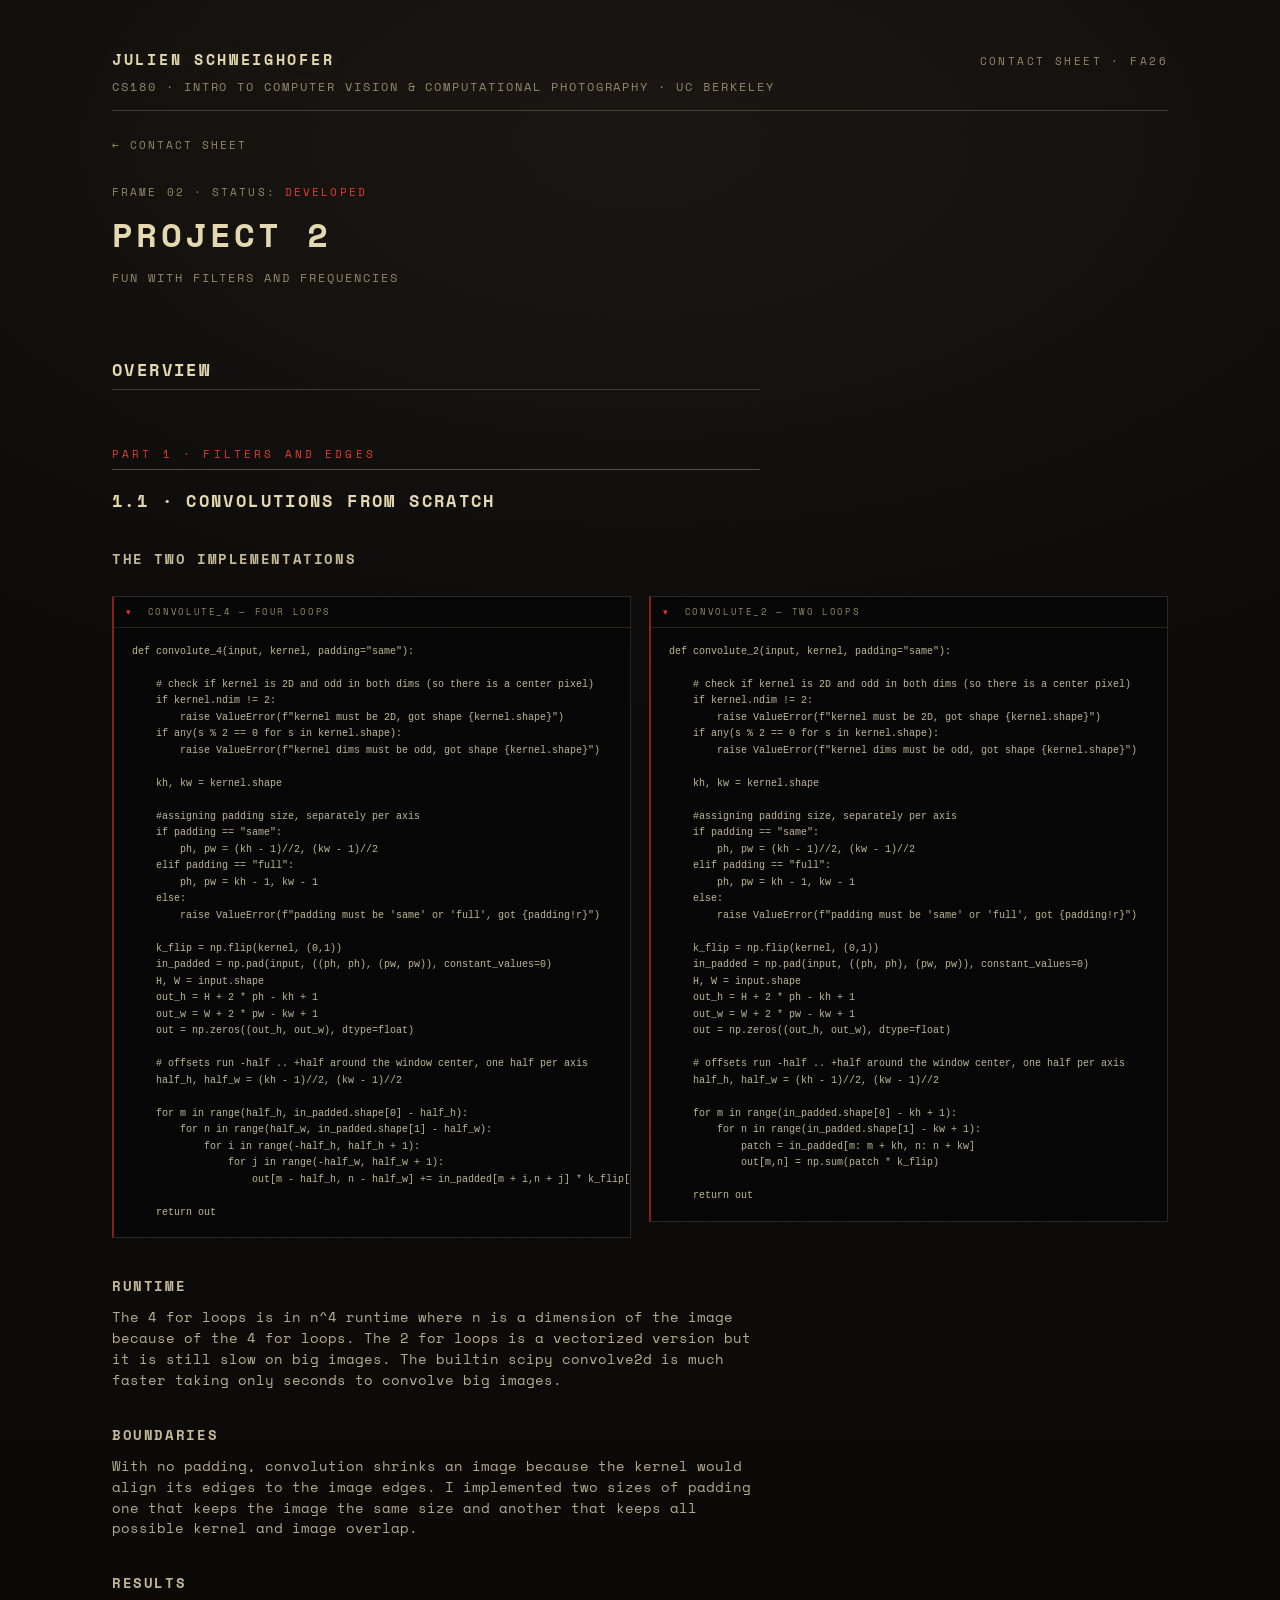
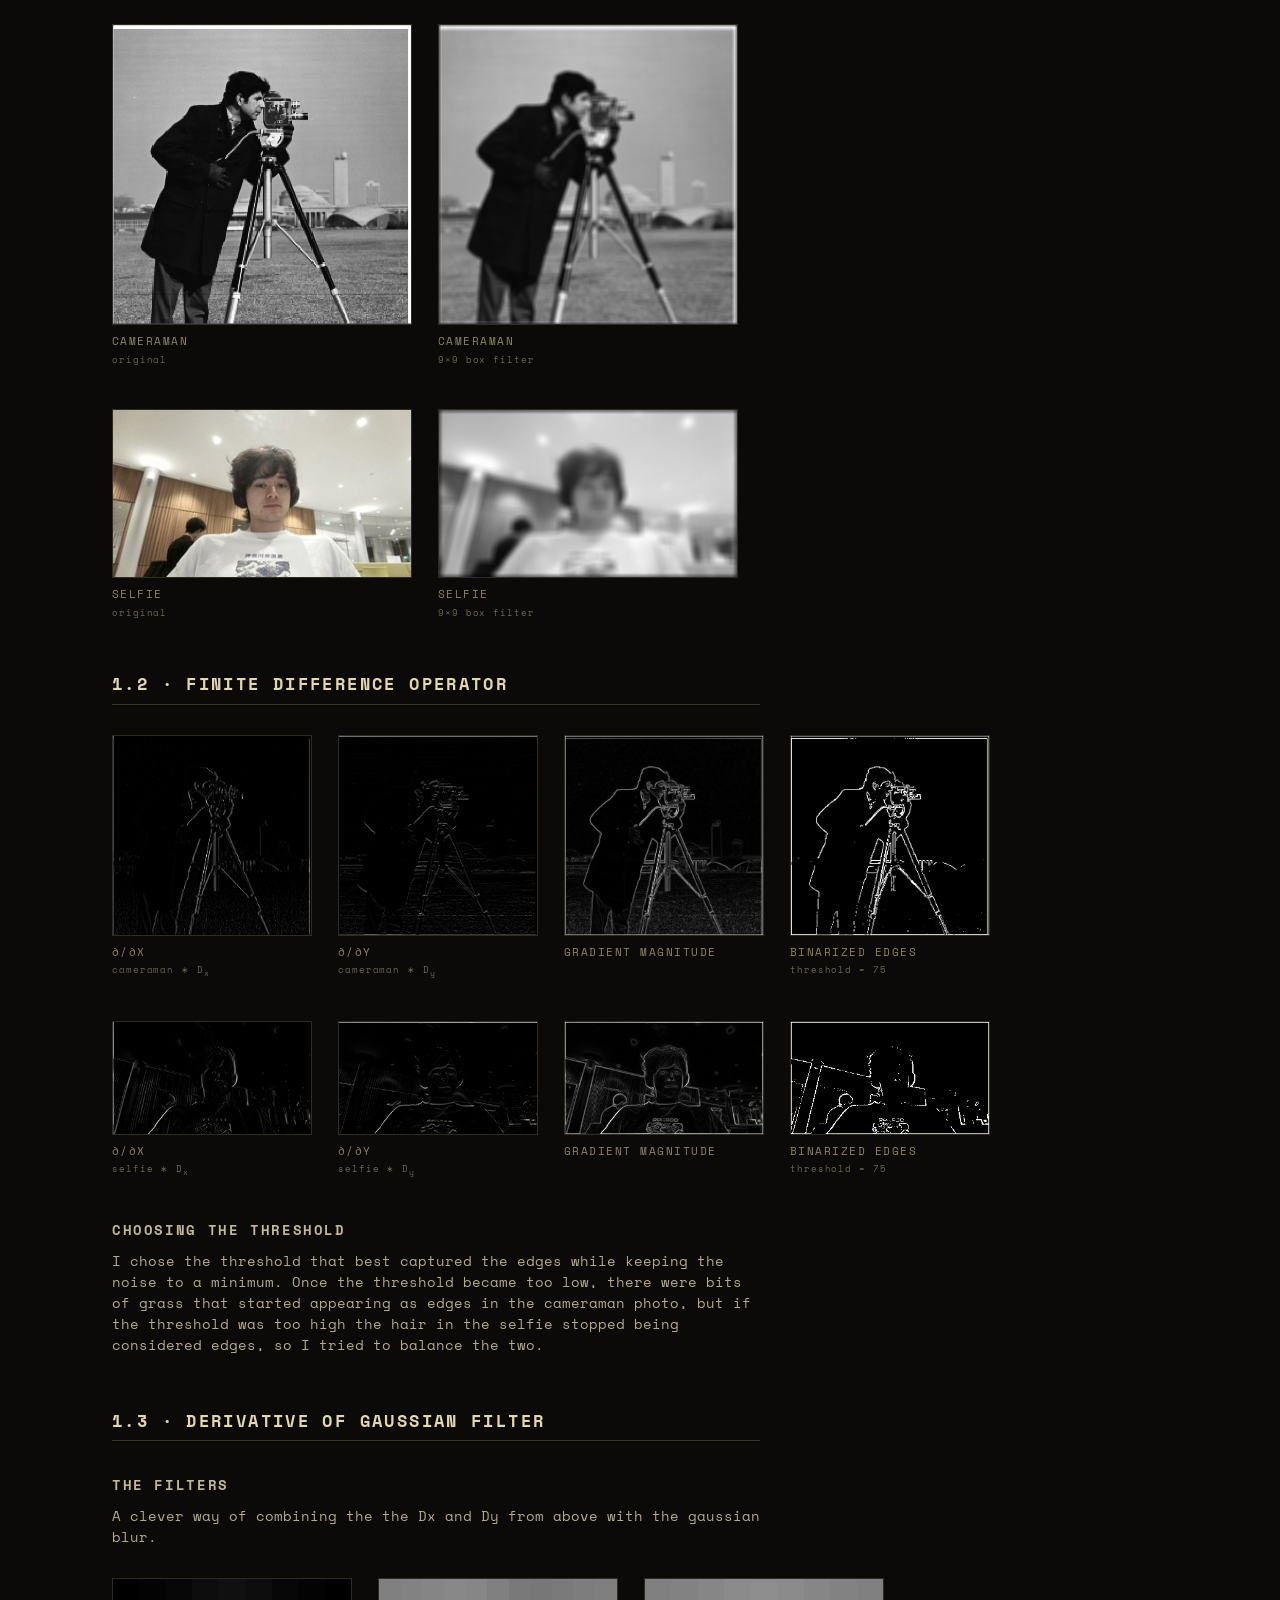
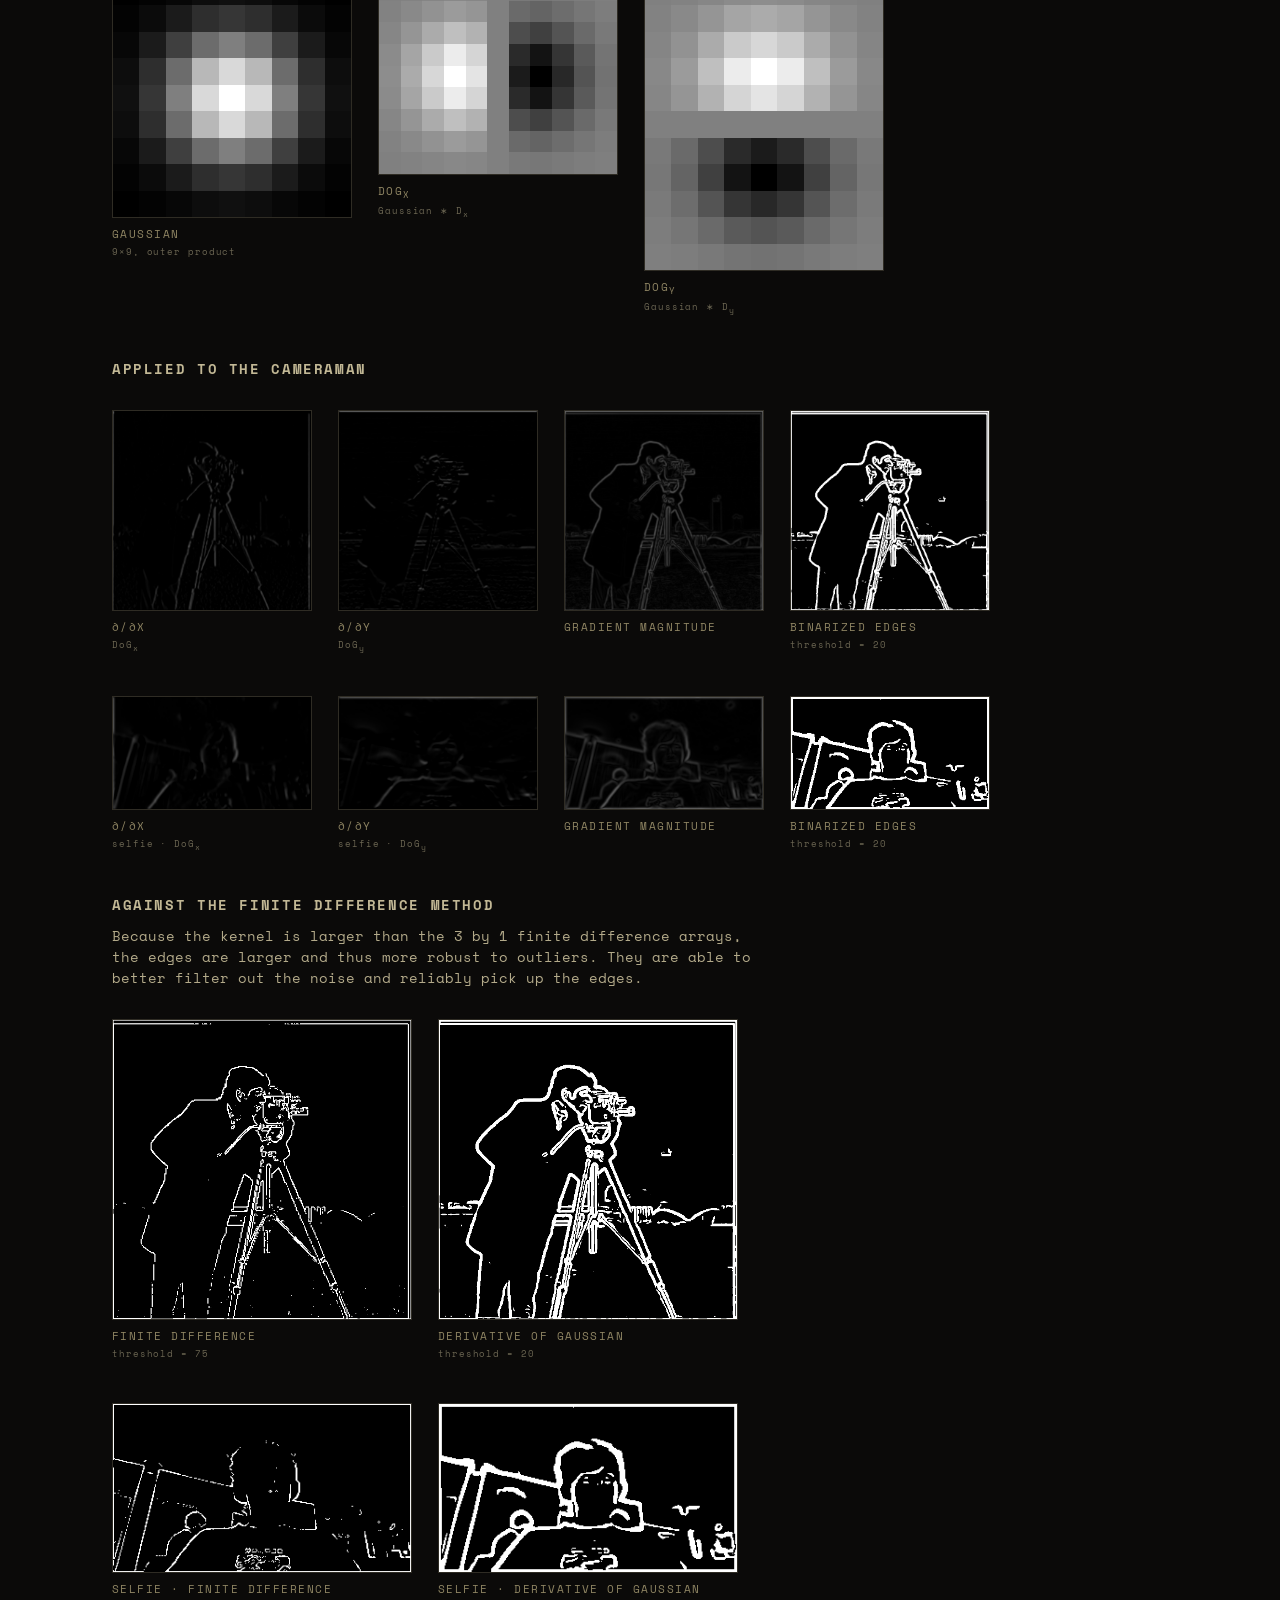
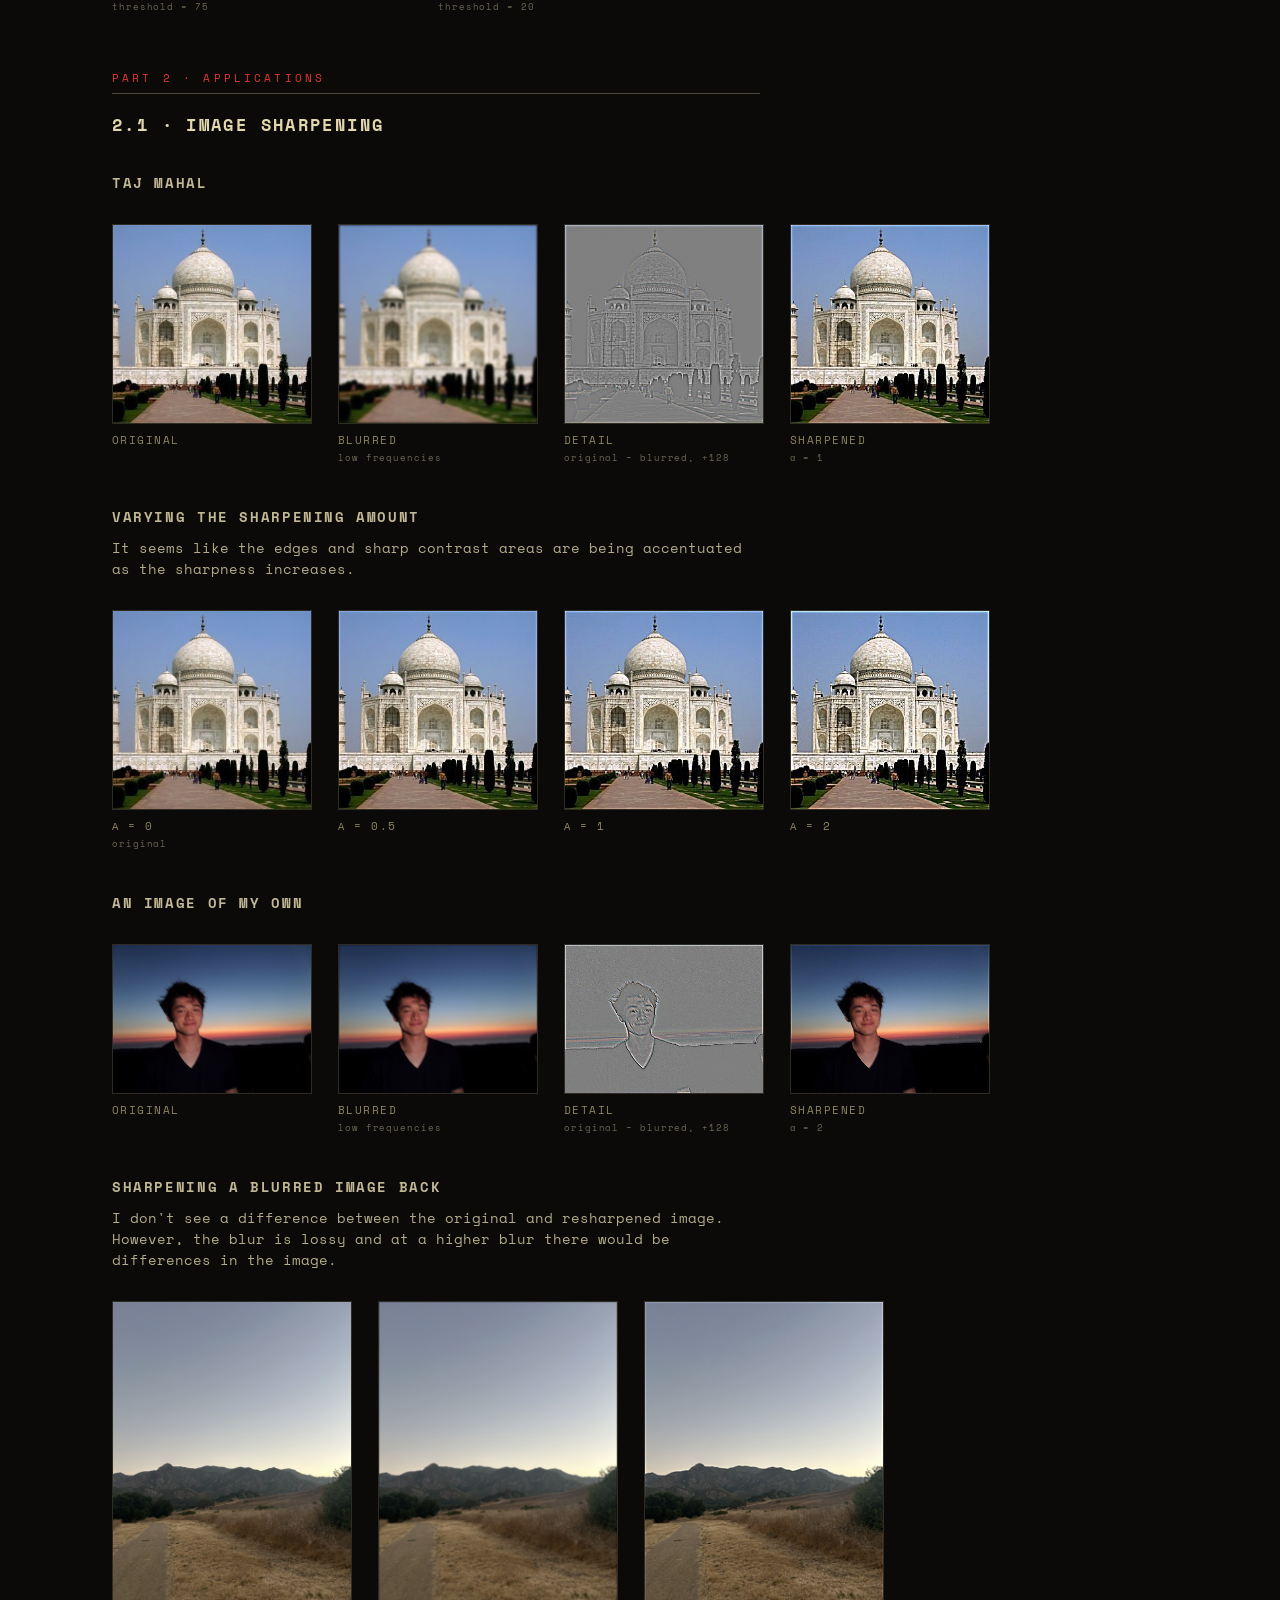
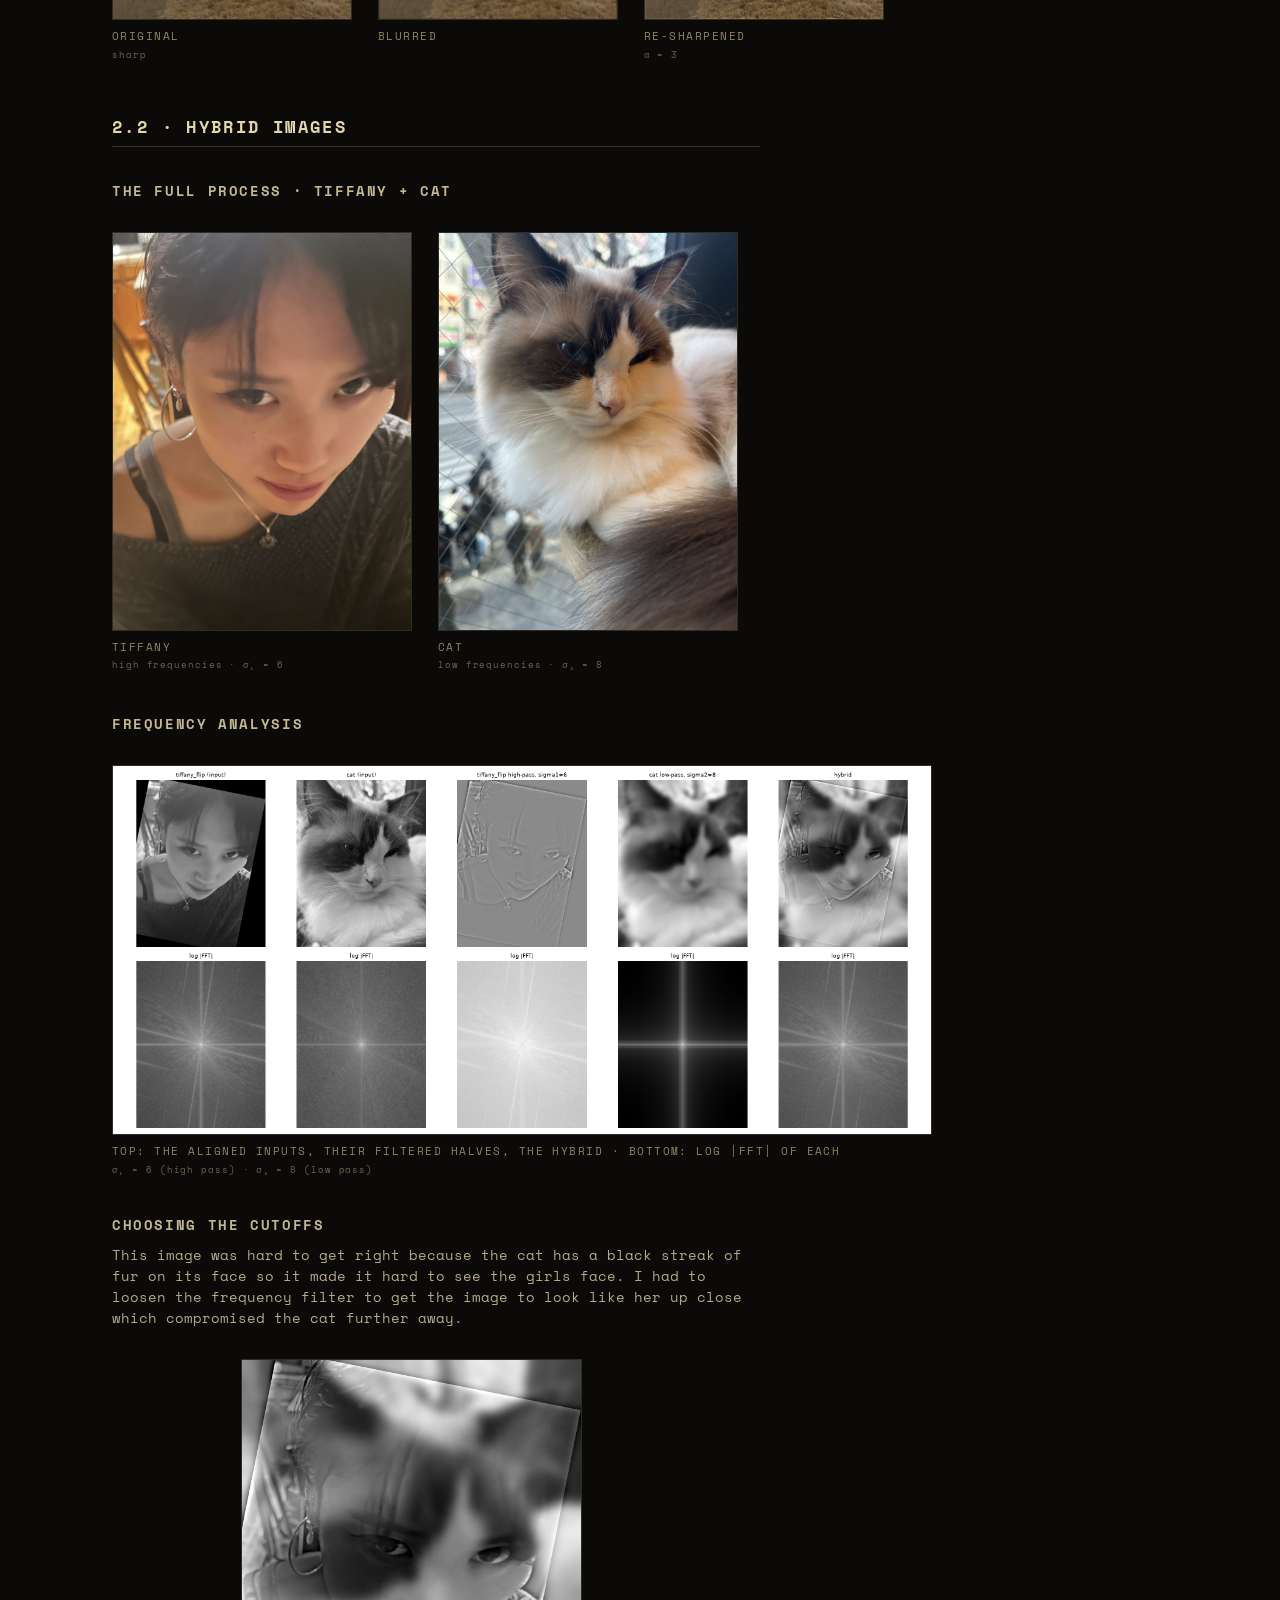
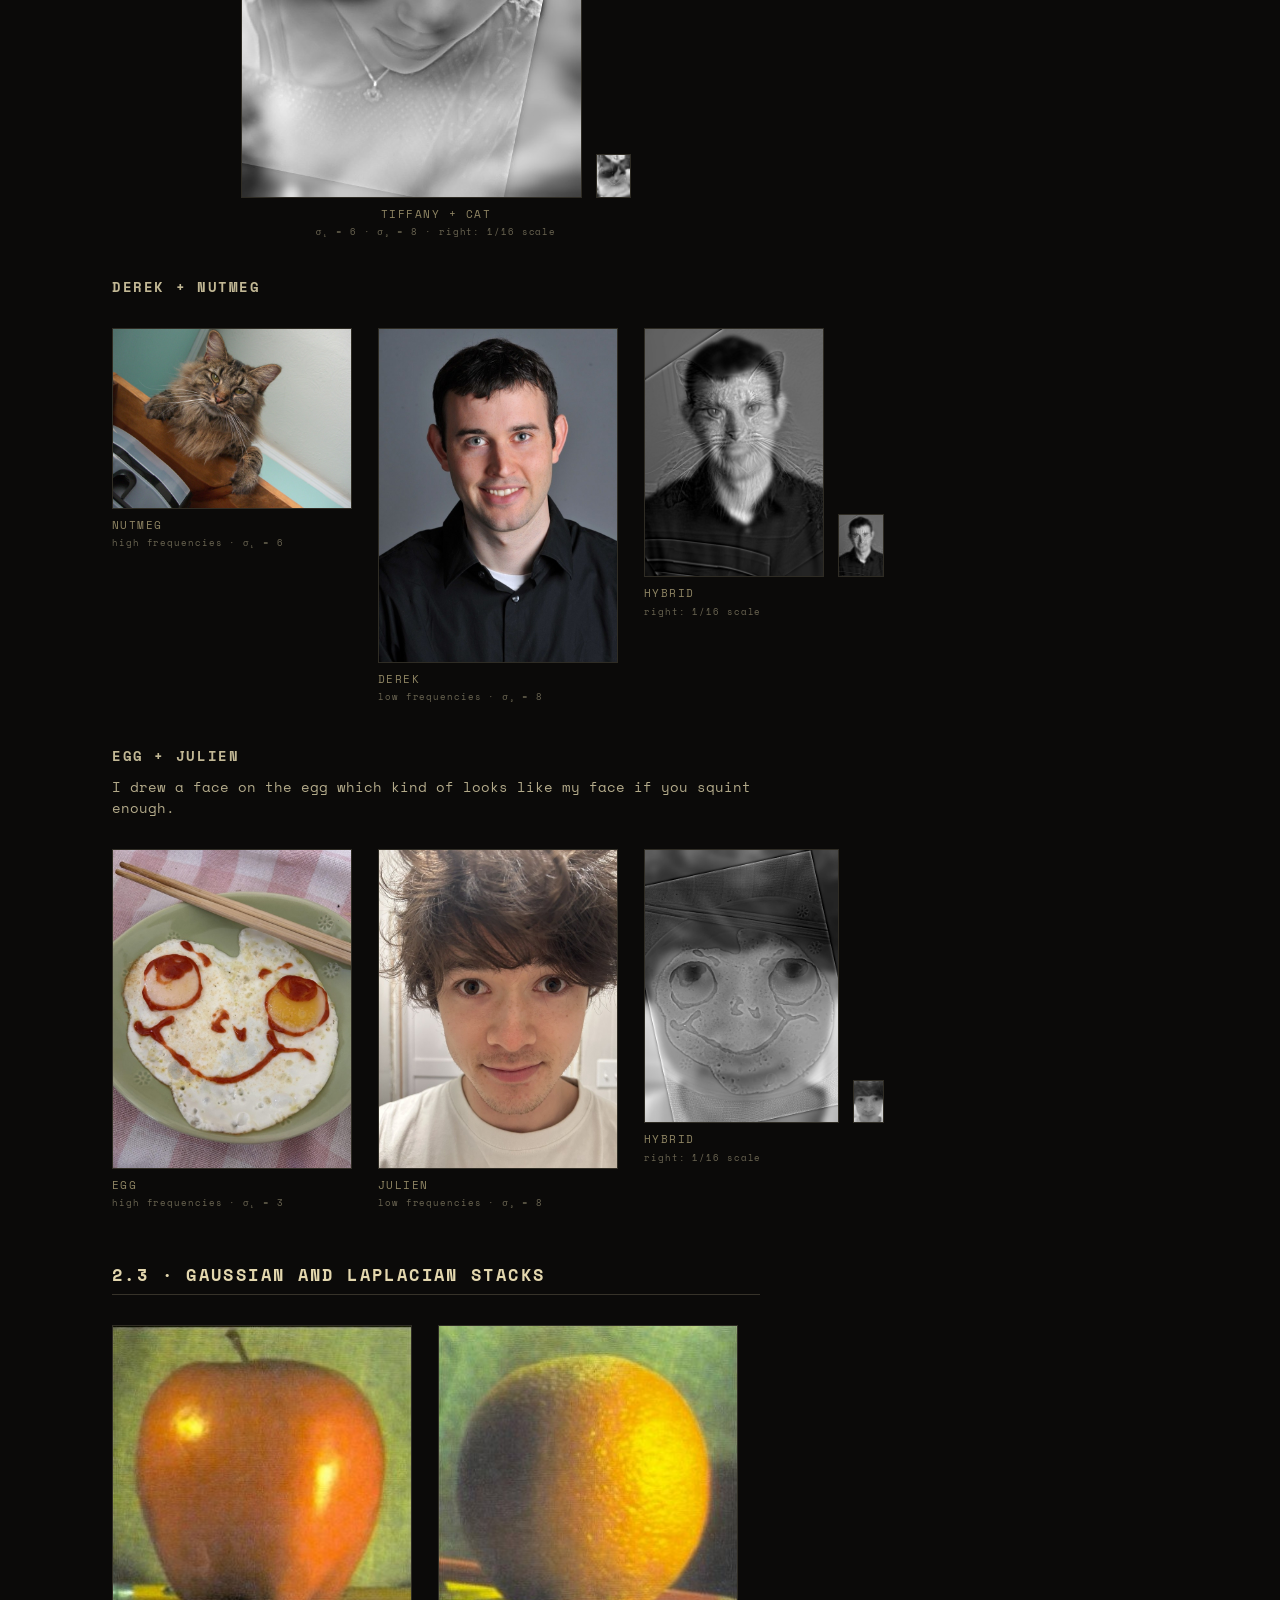
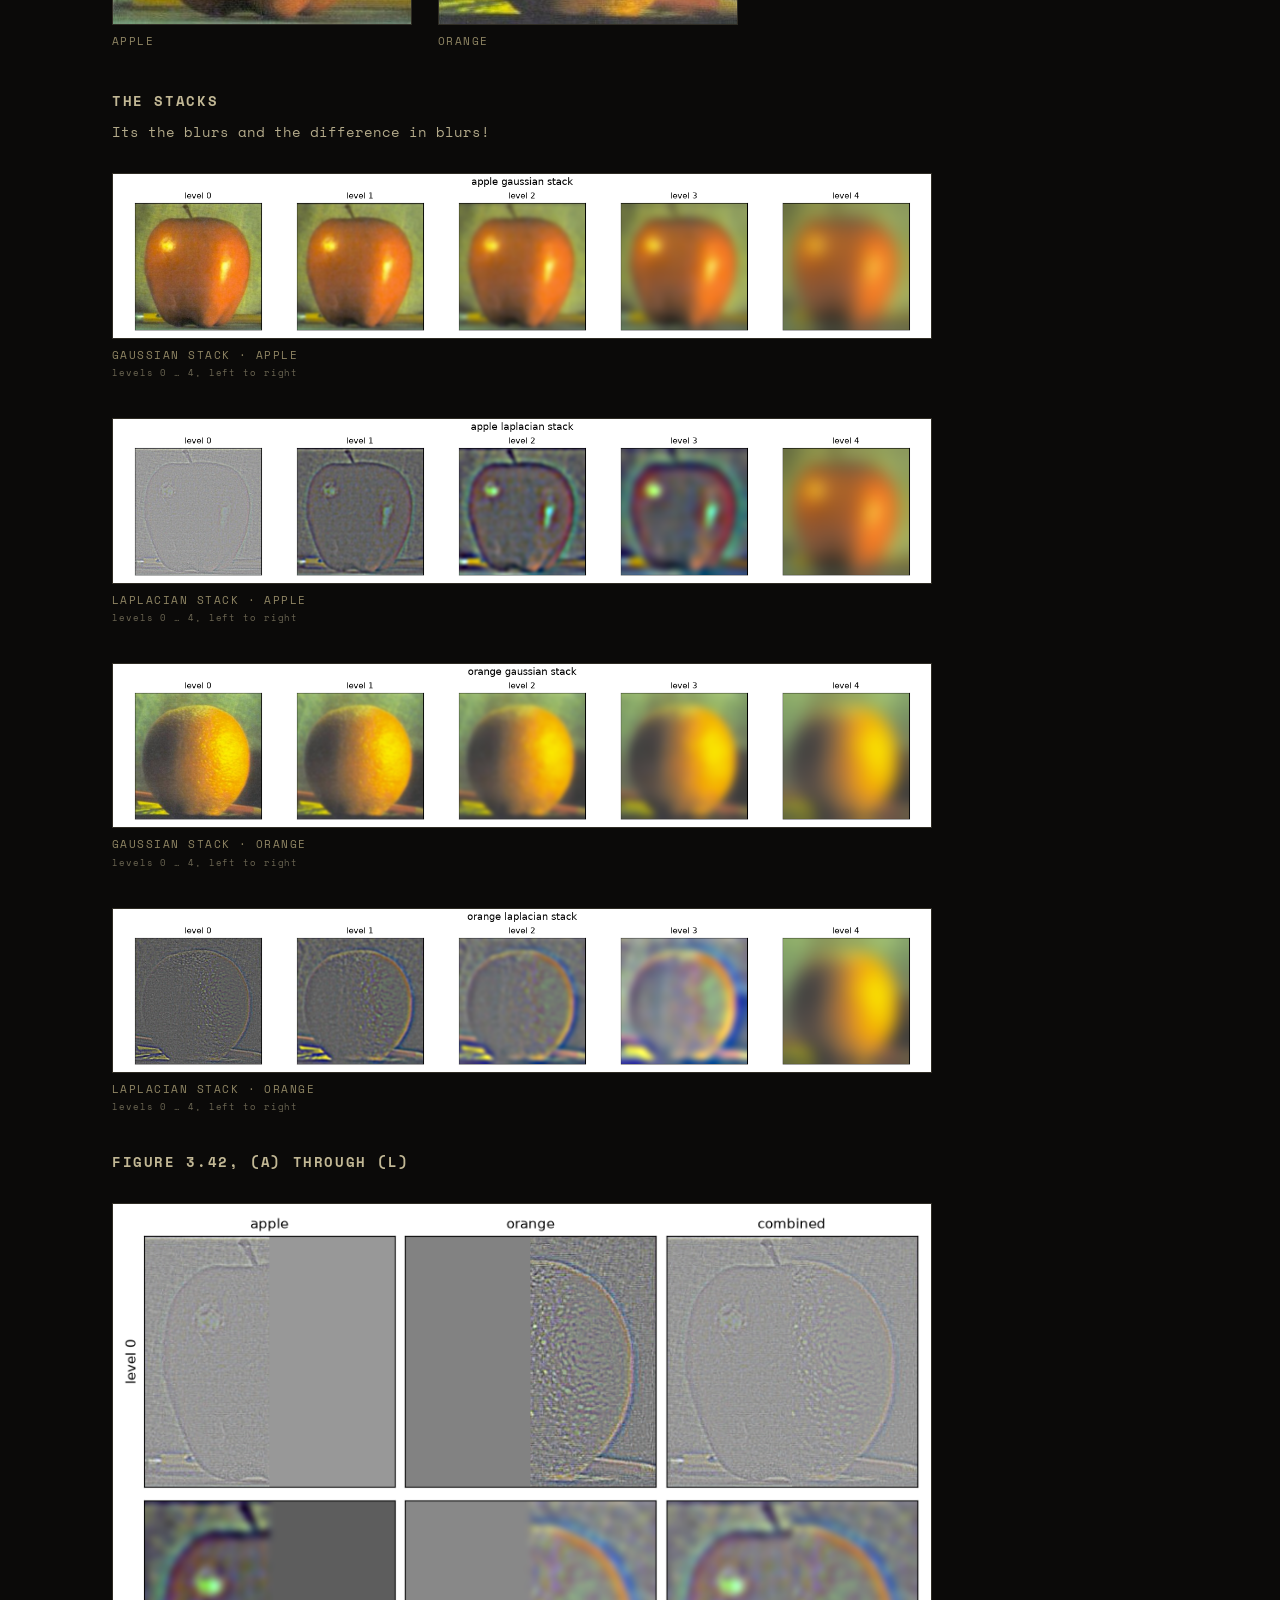
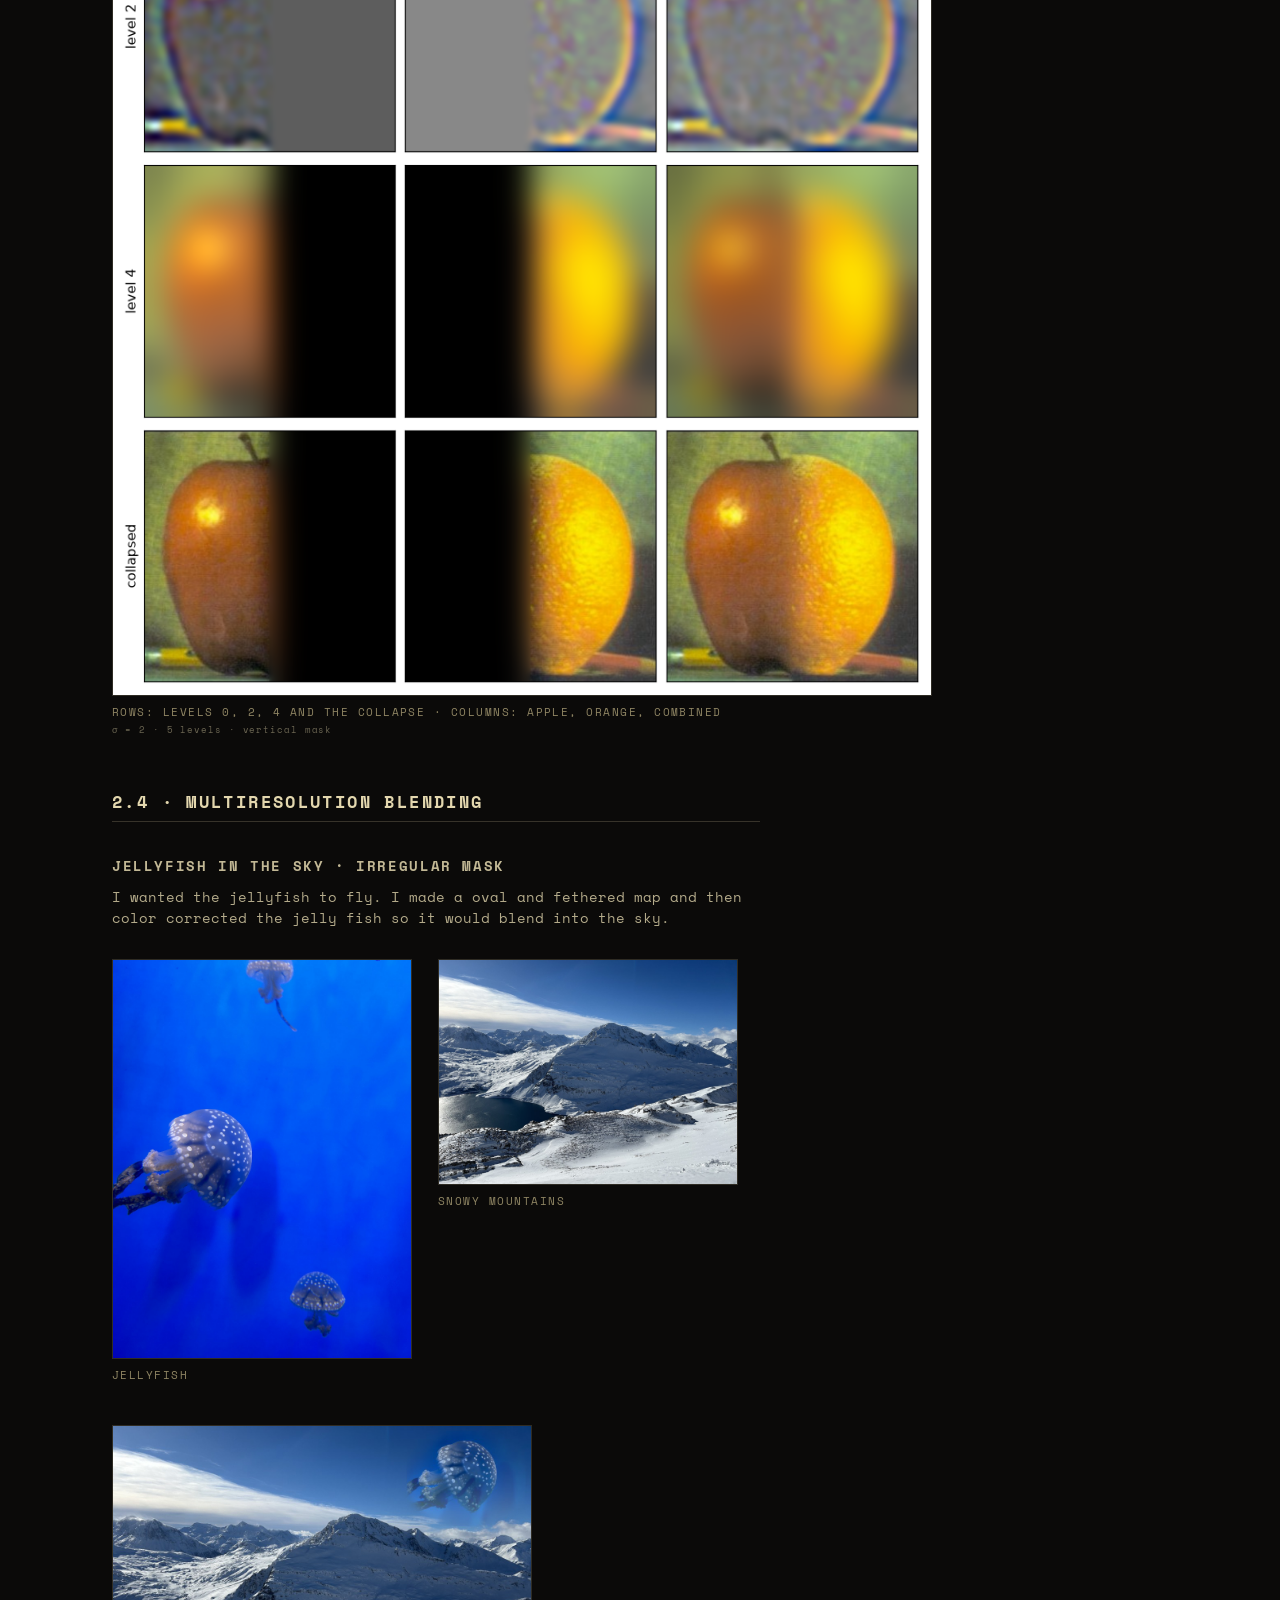
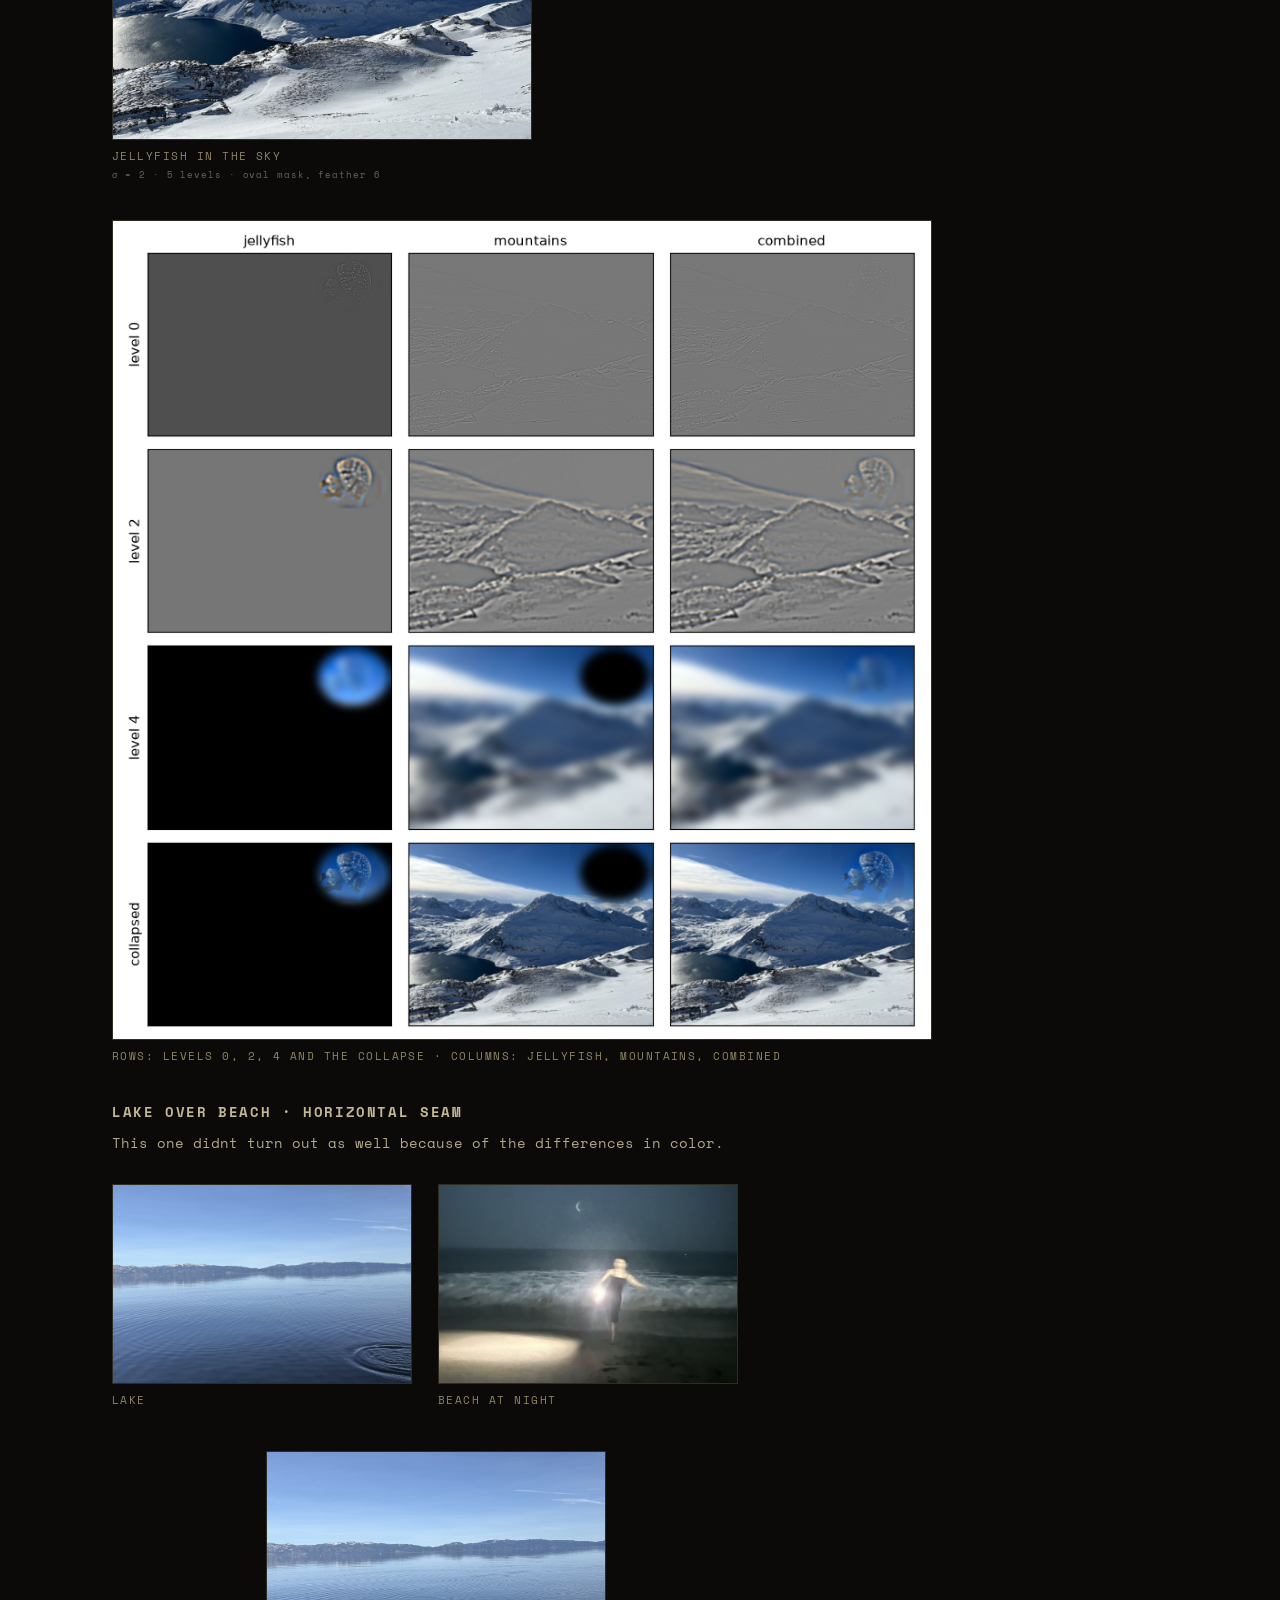
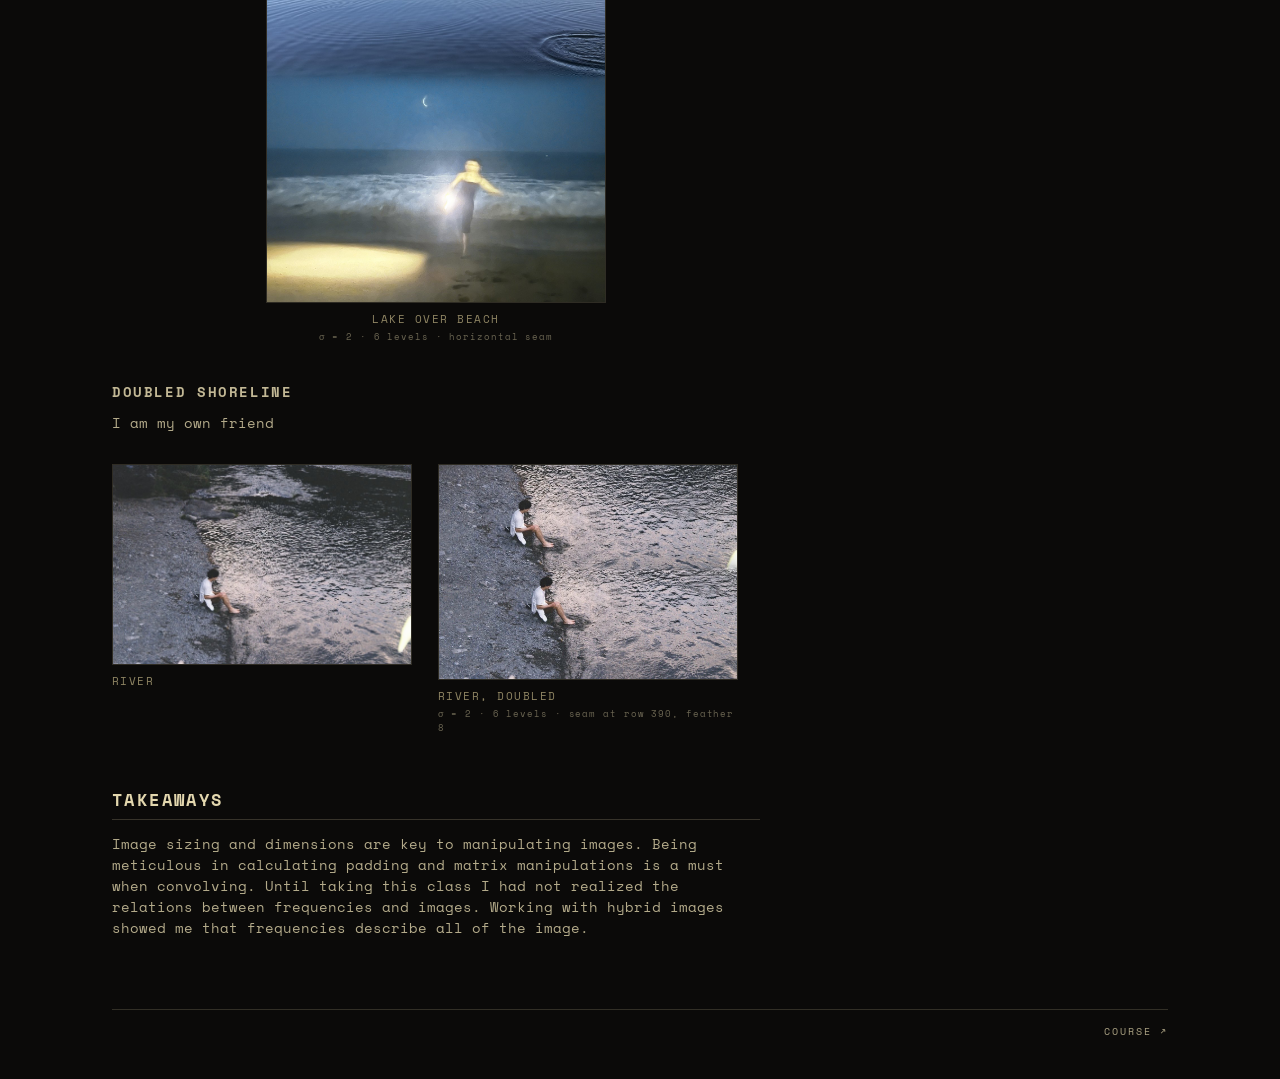
<file: 180/2/index.html>
<!doctype html>
<html lang="en">
<head>
<meta charset="utf-8">
<meta name="viewport" content="width=device-width, initial-scale=1">
<title>Project 2 · CS180 · Julien Schweighofer</title>
<meta name="description" content="Project 2 — Fun with Filters and Frequencies. CS180 (UC Berkeley, Fall 2026), Julien Schweighofer.">
<link rel="icon" href="data:image/svg+xml,%3Csvg xmlns='http://www.w3.org/2000/svg' viewBox='0 0 32 32'%3E%3Crect width='32' height='32' rx='5' fill='%230e0d0b'/%3E%3Crect x='5' y='9' width='22' height='15' rx='2' fill='none' stroke='%23e3d7ae' stroke-width='2'/%3E%3Ccircle cx='25.5' cy='7' r='3.6' fill='%23e2382f'/%3E%3C/svg%3E">
<link rel="preconnect" href="https://fonts.googleapis.com">
<link rel="preconnect" href="https://fonts.gstatic.com" crossorigin>
<link href="https://fonts.googleapis.com/css2?family=Space+Mono:ital,wght@0,400;0,700;1,400&display=swap" rel="stylesheet">
<link rel="stylesheet" href="../assets/style.css">
</head>
<body class="framepage">
<div class="sheet">

  <header class="masthead">
    <div class="row1">
      <h1><a href="../">Julien Schweighofer</a></h1>
      <span class="sheetno">Contact sheet · FA26</span>
    </div>
    <p class="course">CS180 · Intro to Computer Vision &amp; Computational Photography · UC Berkeley</p>
  </header>

  <a class="back" href="../">← Contact sheet</a>

  <p class="framemeta">Frame 02 · Status: <b>Developed</b></p>
  <h2 class="frametitle">Project 2</h2>
  <p class="subtitle">Fun with filters and frequencies</p>

  <!-- ═══════════════════════════════════════════════════════════════
       HOW THIS PAGE WORKS

       · Every <p> and <figcaption> below is an empty slot — write into
         them and nothing else has to change.
       · A <figure class="pending"> is a deliverable whose image hasn't
         been made yet. To fill one: drop the file into media/, uncomment
         the <img> inside and point its src at the file, delete the
         <div class="pendingbox">, and drop "pending" from the <figure>.
       · Grid helpers: class="row2" / "row3" / "row4" on a wrapping div.
         class="wide" on a figure lets it run the full sheet width.
       · class="fig-narrow" on a figure centres a small image.
       ═══════════════════════════════════════════════════════════════ -->

  <main class="writeup">

    <h2>Overview</h2>
    <p></p>


    <!-- ╔═══════════════════════════════════════════════════════════╗
         ║  PART 1 — FILTERS AND EDGES                               ║
         ╚═══════════════════════════════════════════════════════════╝ -->

    <p class="part">Part 1 · Filters and edges</p>

    <!-- ══ 1.1 ═══════════════════════════════════════════════════════
         Correct convolution in numpy only; compared against
         scipy.signal.convolve2d on runtime and on boundary handling. -->
    <h2>1.1 · Convolutions from scratch</h2>
    <p></p>

    <h3>The two implementations</h3>
    <p></p>

    <!-- drop the "open" attribute on either <details> to have it start collapsed -->
    <div class="codepair">
      <details class="src" open>
        <summary>convolute_4 — four loops</summary>
<pre><code>def convolute_4(input, kernel, padding="same"):

    # check if kernel is 2D and odd in both dims (so there is a center pixel)
    if kernel.ndim != 2:
        raise ValueError(f"kernel must be 2D, got shape {kernel.shape}")
    if any(s % 2 == 0 for s in kernel.shape):
        raise ValueError(f"kernel dims must be odd, got shape {kernel.shape}")

    kh, kw = kernel.shape

    #assigning padding size, separately per axis
    if padding == "same":
        ph, pw = (kh - 1)//2, (kw - 1)//2
    elif padding == "full":
        ph, pw = kh - 1, kw - 1
    else:
        raise ValueError(f"padding must be 'same' or 'full', got {padding!r}")

    k_flip = np.flip(kernel, (0,1))
    in_padded = np.pad(input, ((ph, ph), (pw, pw)), constant_values=0)
    H, W = input.shape
    out_h = H + 2 * ph - kh + 1
    out_w = W + 2 * pw - kw + 1
    out = np.zeros((out_h, out_w), dtype=float)

    # offsets run -half .. +half around the window center, one half per axis
    half_h, half_w = (kh - 1)//2, (kw - 1)//2

    for m in range(half_h, in_padded.shape[0] - half_h):
        for n in range(half_w, in_padded.shape[1] - half_w):
            for i in range(-half_h, half_h + 1):
                for j in range(-half_w, half_w + 1):
                    out[m - half_h, n - half_w] += in_padded[m + i,n + j] * k_flip[i + half_h, j + half_w]

    return out</code></pre>
      </details>
      <details class="src" open>
        <summary>convolute_2 — two loops</summary>
<pre><code>def convolute_2(input, kernel, padding="same"):

    # check if kernel is 2D and odd in both dims (so there is a center pixel)
    if kernel.ndim != 2:
        raise ValueError(f"kernel must be 2D, got shape {kernel.shape}")
    if any(s % 2 == 0 for s in kernel.shape):
        raise ValueError(f"kernel dims must be odd, got shape {kernel.shape}")

    kh, kw = kernel.shape

    #assigning padding size, separately per axis
    if padding == "same":
        ph, pw = (kh - 1)//2, (kw - 1)//2
    elif padding == "full":
        ph, pw = kh - 1, kw - 1
    else:
        raise ValueError(f"padding must be 'same' or 'full', got {padding!r}")

    k_flip = np.flip(kernel, (0,1))
    in_padded = np.pad(input, ((ph, ph), (pw, pw)), constant_values=0)
    H, W = input.shape
    out_h = H + 2 * ph - kh + 1
    out_w = W + 2 * pw - kw + 1
    out = np.zeros((out_h, out_w), dtype=float)

    # offsets run -half .. +half around the window center, one half per axis
    half_h, half_w = (kh - 1)//2, (kw - 1)//2

    for m in range(in_padded.shape[0] - kh + 1):
        for n in range(in_padded.shape[1] - kw + 1):
            patch = in_padded[m: m + kh, n: n + kw]
            out[m,n] = np.sum(patch * k_flip)

    return out</code></pre>
      </details>
    </div>
    <p></p>

    <h3>Runtime</h3>
    <p>The 4 for loops is in n^4 runtime where n is a dimension of the image because of the 4 for loops. 
      The 2 for loops is a vectorized version but it is still slow on big images. The builtin scipy convolve2d
      is much faster taking only seconds to convolve big images. 
    </p>

    <h3>Boundaries</h3>
    <p> With no padding, convolution shrinks an image because the kernel would align its ediges to the image edges. 
      I implemented two sizes of padding one that keeps the image the same size and another that keeps all possible kernel
      and image overlap. 
    </p>

    <h3>Results</h3>
    <div class="row2">
      <figure>
        <img src="media/cameraman.png" alt="The cameraman image, unfiltered">
        <figcaption>cameraman<span class="offs">original</span></figcaption>
      </figure>
      <figure>
        <img src="media/cameraman_box9.png" alt="Cameraman convolved with a 9x9 box filter">
        <figcaption>cameraman<span class="offs">9×9 box filter</span></figcaption>
      </figure>
    </div>

    <div class="row2">
      <figure>
        <img src="media/selfie.jpg" alt="A selfie, unfiltered">
        <figcaption>selfie<span class="offs">original</span></figcaption>
      </figure>
      <figure>
        <img src="media/selfie_box9.png" alt="The selfie convolved with a 9x9 box filter">
        <figcaption>selfie<span class="offs">9×9 box filter</span></figcaption>
      </figure>
    </div>


    <!-- ══ 1.2 ═══════════════════════════════════════════════════════
         Partial derivatives, gradient magnitude, binarized edges, and
         the justification for where the threshold landed. -->
    <h2>1.2 · Finite difference operator</h2>
    <p></p>

    <div class="row4">
      <figure>
        <img src="media/cameraman_dx.png" alt="Cameraman, partial derivative in x">
        <figcaption>∂/∂x<span class="offs">cameraman ∗ D<sub>x</sub></span></figcaption>
      </figure>
      <figure>
        <img src="media/cameraman_dy.png" alt="Cameraman, partial derivative in y">
        <figcaption>∂/∂y<span class="offs">cameraman ∗ D<sub>y</sub></span></figcaption>
      </figure>
      <figure>
        <img src="media/cameraman_gradmag.png" alt="Cameraman, gradient magnitude">
        <figcaption>gradient magnitude</figcaption>
      </figure>
      <figure>
        <img src="media/cameraman_edges.png" alt="Cameraman, binarized edge image">
        <figcaption>binarized edges<span class="offs">threshold = 75</span></figcaption>
      </figure>
    </div>

    <div class="row4">
      <figure>
        <img src="media/selfie_dx.png" alt="Selfie, partial derivative in x">
        <figcaption>∂/∂x<span class="offs">selfie ∗ D<sub>x</sub></span></figcaption>
      </figure>
      <figure>
        <img src="media/selfie_dy.png" alt="Selfie, partial derivative in y">
        <figcaption>∂/∂y<span class="offs">selfie ∗ D<sub>y</sub></span></figcaption>
      </figure>
      <figure>
        <img src="media/selfie_gradmag.png" alt="Selfie, gradient magnitude">
        <figcaption>gradient magnitude</figcaption>
      </figure>
      <figure>
        <img src="media/selfie_edges.png" alt="Selfie, binarized edge image">
        <figcaption>binarized edges<span class="offs">threshold = 75</span></figcaption>
      </figure>
    </div>

    <h3>Choosing the threshold</h3>
    <p> I chose the threshold that best captured the edges while keeping the noise to a minimum. Once the threshold became 
      too low, there were bits of grass that started appearing as edges in the cameraman photo, but if the threshold was too high the hair in the selfie
      stopped being considered edges, so I tried to balance the two. 
    </p>


    <!-- ══ 1.3 ═══════════════════════════════════════════════════════
         Gaussian from cv2.getGaussianKernel, the two DoG filters, the
         filters themselves visualized, and both routes compared. -->
    <h2>1.3 · Derivative of Gaussian filter</h2>
    <p></p>

    <h3>The filters</h3>
    <p>A clever way of combining the the Dx and Dy from above with the gaussian blur.</p>

    <div class="row3">
      <figure>
        <img class="kernel" src="media/filter_gaussian.png" alt="The 9 by 9 Gaussian kernel, shown as an image">
        <figcaption>Gaussian<span class="offs">9×9, outer product</span></figcaption>
      </figure>
      <figure>
        <img class="kernel" src="media/filter_dog_dx.png" alt="The x derivative of Gaussian kernel, shown as an image">
        <figcaption>DoG<sub>x</sub><span class="offs">Gaussian ∗ D<sub>x</sub></span></figcaption>
      </figure>
      <figure>
        <img class="kernel" src="media/filter_dog_dy.png" alt="The y derivative of Gaussian kernel, shown as an image">
        <figcaption>DoG<sub>y</sub><span class="offs">Gaussian ∗ D<sub>y</sub></span></figcaption>
      </figure>
    </div>

    <h3>Applied to the cameraman</h3>
    <p></p>

    <div class="row4">
      <figure>
        <img src="media/cameraman_dog_dx.png" alt="Cameraman convolved with the x derivative of Gaussian">
        <figcaption>∂/∂x<span class="offs">DoG<sub>x</sub></span></figcaption>
      </figure>
      <figure>
        <img src="media/cameraman_dog_dy.png" alt="Cameraman convolved with the y derivative of Gaussian">
        <figcaption>∂/∂y<span class="offs">DoG<sub>y</sub></span></figcaption>
      </figure>
      <figure>
        <img src="media/cameraman_dog_gradmag.png" alt="Cameraman, gradient magnitude from the derivative of Gaussian filters">
        <figcaption>gradient magnitude</figcaption>
      </figure>
      <figure>
        <img src="media/cameraman_dog_edges.png" alt="Cameraman edges from the derivative of Gaussian filters">
        <figcaption>binarized edges<span class="offs">threshold = 20</span></figcaption>
      </figure>
    </div>

    <div class="row4">
      <figure>
        <img src="media/selfie_dog_dx.png" alt="Selfie convolved with the x derivative of Gaussian">
        <figcaption>∂/∂x<span class="offs">selfie · DoG<sub>x</sub></span></figcaption>
      </figure>
      <figure>
        <img src="media/selfie_dog_dy.png" alt="Selfie convolved with the y derivative of Gaussian">
        <figcaption>∂/∂y<span class="offs">selfie · DoG<sub>y</sub></span></figcaption>
      </figure>
      <figure>
        <img src="media/selfie_dog_gradmag.png" alt="Selfie, gradient magnitude from the derivative of Gaussian filters">
        <figcaption>gradient magnitude</figcaption>
      </figure>
      <figure>
        <img src="media/selfie_dog_edges.png" alt="Selfie edges from the derivative of Gaussian filters">
        <figcaption>binarized edges<span class="offs">threshold = 20</span></figcaption>
      </figure>
    </div>

    <h3>Against the finite difference method</h3>
    <p>Because the kernel is larger than the 3 by 1 finite difference arrays, the edges are larger and thus more robust to outliers. 
      They are able to better filter out the noise and reliably pick up the edges. 
    </p>

    <div class="row2">
      <figure>
        <img src="media/cameraman_edges.png" alt="Cameraman edges from plain finite differences">
        <figcaption>finite difference<span class="offs">threshold = 75</span></figcaption>
      </figure>
      <figure>
        <img src="media/cameraman_dog_edges.png" alt="Cameraman edges from derivative of Gaussian">
        <figcaption>derivative of Gaussian<span class="offs">threshold = 20</span></figcaption>
      </figure>
    </div>

    <div class="row2">
      <figure>
        <img src="media/selfie_edges.png" alt="Selfie edges from plain finite differences">
        <figcaption>selfie · finite difference<span class="offs">threshold = 75</span></figcaption>
      </figure>
      <figure>
        <img src="media/selfie_dog_edges.png" alt="Selfie edges from derivative of Gaussian">
        <figcaption>selfie · derivative of Gaussian<span class="offs">threshold = 20</span></figcaption>
      </figure>
    </div>


    <!-- ╔═══════════════════════════════════════════════════════════╗
         ║  PART 2 — APPLICATIONS                                    ║
         ╚═══════════════════════════════════════════════════════════╝ -->

    <p class="part">Part 2 · Applications</p>

    <!-- ══ 2.1 ═══════════════════════════════════════════════════════
         Unsharp masking: what the blur removes, what the difference
         keeps, and what adding it back does. Taj + one of your own,
         plus a sweep over the sharpening amount. -->
    <h2>2.1 · Image sharpening</h2>
    <p></p>

    <h3>Taj Mahal</h3>
    <div class="row4">
      <figure>
        <img src="media/taj.jpg" alt="The Taj Mahal, original">
        <figcaption>original</figcaption>
      </figure>
      <figure>
        <img src="media/taj_blurred.jpg" alt="The Taj Mahal, Gaussian blurred">
        <figcaption>blurred<span class="offs">low frequencies</span></figcaption>
      </figure>
      <figure>
        <img src="media/taj_detail.png" alt="The high frequency detail of the Taj Mahal">
        <figcaption>detail<span class="offs">original − blurred, +128</span></figcaption>
      </figure>
      <figure>
        <img src="media/taj_sharpened.jpg" alt="The Taj Mahal, sharpened">
        <figcaption>sharpened<span class="offs">α = 1</span></figcaption>
      </figure>
    </div>

    <h3>Varying the sharpening amount</h3>
    <p>It seems like the edges and sharp contrast areas are being accentuated as the sharpness increases.</p>

    <div class="row4">
      <figure>
        <img src="media/taj.jpg" alt="The Taj Mahal, unsharpened">
        <figcaption>α = 0<span class="offs">original</span></figcaption>
      </figure>
      <figure>
        <img src="media/taj_sharp_a05.jpg" alt="The Taj Mahal sharpened with alpha one half">
        <figcaption>α = 0.5</figcaption>
      </figure>
      <figure>
        <img src="media/taj_sharpened.jpg" alt="The Taj Mahal sharpened with alpha one">
        <figcaption>α = 1</figcaption>
      </figure>
      <figure>
        <img src="media/taj_sharp_a2.jpg" alt="The Taj Mahal sharpened with alpha two">
        <figcaption>α = 2</figcaption>
      </figure>
    </div>

    <h3>An image of my own</h3>
    <p></p>

    <div class="row4">
      <figure>
        <img src="media/sam.jpg" alt="Sam, original">
        <figcaption>original</figcaption>
      </figure>
      <figure>
        <img src="media/sam_blurred.jpg" alt="Sam, Gaussian blurred">
        <figcaption>blurred<span class="offs">low frequencies</span></figcaption>
      </figure>
      <figure>
        <img src="media/sam_detail.jpg" alt="The high frequency detail of the Sam image">
        <figcaption>detail<span class="offs">original − blurred, +128</span></figcaption>
      </figure>
      <figure>
        <img src="media/sam_sharpened.jpg" alt="Sam, sharpened">
        <figcaption>sharpened<span class="offs">α = 2</span></figcaption>
      </figure>
    </div>

    <!-- optional: blur a sharp image, then try to sharpen it back -->
    <h3>Sharpening a blurred image back</h3>
    <p>I don't see a difference between the original and resharpened image. However, the blur is lossy 
      and at a higher blur there would be differences in the image.    </p>

    <div class="row3">
      <figure>
        <img src="media/hills.jpg" alt="A hillside trail, the sharp original">
        <figcaption>original<span class="offs">sharp</span></figcaption>
      </figure>
      <figure>
        <img src="media/hills_blurred.jpg" alt="The same trail, Gaussian blurred">
        <figcaption>blurred</figcaption>
      </figure>
      <figure>
        <img src="media/hills_resharpened.jpg" alt="The blurred trail put back through the unsharp mask">
        <figcaption>re-sharpened<span class="offs">α = 3</span></figcaption>
      </figure>
    </div>


    <!-- ══ 2.2 ═══════════════════════════════════════════════════════
         Three hybrids. The first one is shown end to end: originals,
         aligned pair, the two spectra, both filtered halves, the
         cutoff choice, and the result. The other two are before/after. -->
    <h2>2.2 · Hybrid images</h2>
    <p></p>

    <h3>The full process · Tiffany + cat</h3>
    <p>  
    </p>

    <div class="row2">
      <figure>
        <img src="media/tiffany.jpg" alt="Tiffany, the high frequency input">
        <figcaption>tiffany<span class="offs">high frequencies · σ₁ = 6</span></figcaption>
      </figure>
      <figure>
        <img src="media/cat.jpg" alt="The cat, the low frequency input">
        <figcaption>cat<span class="offs">low frequencies · σ₂ = 8</span></figcaption>
      </figure>
    </div>

    <h3>Frequency analysis</h3>
    <p></p>

    <figure class="wide">
      <img src="media/fourier_tiffany_cat.png" alt="Inputs, filtered halves and the hybrid, each above its log magnitude Fourier transform">
      <figcaption>top: the aligned inputs, their filtered halves, the hybrid · bottom: log |FFT| of each<span class="offs">σ₁ = 6 (high pass) · σ₂ = 8 (low pass)</span></figcaption>
    </figure>

    <h3>Choosing the cutoffs</h3>
    <p>This image was hard to get right because the cat has a black streak of fur on its face so it made it hard to 
      see the girls face. I had to loosen the frequency filter to get the image to look like her up close which compromised the 
      cat further away.</p>

    <figure class="fig-narrow withtiny">
      <div class="tinyrow">
        <img src="media/hybrid_tiffany_cat.jpg" alt="Hybrid image of Tiffany and the cat">
        <img class="tiny" style="width:35px" src="media/hybrid_tiffany_cat.jpg" alt="The same hybrid at one sixteenth scale, where only the cat reads">
      </div>
      <figcaption>tiffany + cat<span class="offs">σ₁ = 6 · σ₂ = 8 · right: 1/16 scale</span></figcaption>
    </figure>

    <h3>Derek + Nutmeg</h3>
    <p></p>

    <div class="row3">
      <figure>
        <img src="media/nutmeg.jpg" alt="Nutmeg the cat, the high frequency input">
        <figcaption>nutmeg<span class="offs">high frequencies · σ₁ = 6</span></figcaption>
      </figure>
      <figure>
        <img src="media/derek.jpg" alt="Derek, the low frequency input">
        <figcaption>derek<span class="offs">low frequencies · σ₂ = 8</span></figcaption>
      </figure>
      <figure class="withtiny">
        <div class="tinyrow">
          <img src="media/hybrid_derek_nutmeg.jpg" alt="Hybrid image of Derek and Nutmeg">
          <img class="tiny" style="width:46px" src="media/hybrid_derek_nutmeg.jpg" alt="The same hybrid at one sixteenth scale, where only Derek reads">
        </div>
        <figcaption>hybrid<span class="offs">right: 1/16 scale</span></figcaption>
      </figure>
    </div>

    <h3>Egg + Julien</h3>
    <p> I drew a face on the egg which kind of looks like my face if you squint enough.</p>

    <div class="row3">
      <figure>
        <img src="media/egg.jpg" alt="An egg, the high frequency input">
        <figcaption>egg<span class="offs">high frequencies · σ₁ = 3</span></figcaption>
      </figure>
      <figure>
        <img src="media/julien.jpg" alt="Julien, the low frequency input">
        <figcaption>julien<span class="offs">low frequencies · σ₂ = 8</span></figcaption>
      </figure>
      <figure class="withtiny">
        <div class="tinyrow">
          <img src="media/hybrid_egg_julien.jpg" alt="Hybrid image of the egg and Julien">
          <img class="tiny" style="width:31px" src="media/hybrid_egg_julien.jpg" alt="The same hybrid at one sixteenth scale, where only Julien reads">
        </div>
        <figcaption>hybrid<span class="offs">right: 1/16 scale</span></figcaption>
      </figure>
    </div>

    <!-- ══ 2.3 ═══════════════════════════════════════════════════════
         Gaussian and Laplacian stacks on the apple and the orange,
         then the Figure 3.42 grid rebuilt from them. -->
    <h2>2.3 · Gaussian and Laplacian stacks</h2>
    <p></p>

    <div class="row2">
      <figure>
        <img src="media/apple.jpg" alt="The apple">
        <figcaption>apple</figcaption>
      </figure>
      <figure>
        <img src="media/orange.jpg" alt="The orange">
        <figcaption>orange</figcaption>
      </figure>
    </div>

    <h3>The stacks</h3>
    <p> Its the blurs and the difference in blurs!</p>

    <figure class="wide">
      <img src="media/apple_gaussian_stack.png" alt="A row showing the apple's Gaussian stack, five levels left to right">
      <figcaption>Gaussian stack · apple<span class="offs">levels 0 … 4, left to right</span></figcaption>
    </figure>

    <figure class="wide">
      <img src="media/apple_laplacian_stack.png" alt="A row showing the apple's Laplacian stack, five levels left to right">
      <figcaption>Laplacian stack · apple<span class="offs">levels 0 … 4, left to right</span></figcaption>
    </figure>

    <figure class="wide">
      <img src="media/orange_gaussian_stack.png" alt="A row showing the orange's Gaussian stack, five levels left to right">
      <figcaption>Gaussian stack · orange<span class="offs">levels 0 … 4, left to right</span></figcaption>
    </figure>

    <figure class="wide">
      <img src="media/orange_laplacian_stack.png" alt="A row showing the orange's Laplacian stack, five levels left to right">
      <figcaption>Laplacian stack · orange<span class="offs">levels 0 … 4, left to right</span></figcaption>
    </figure>

    <h3>Figure 3.42, (a) through (l)</h3>
    <p></p>

    <figure class="wide">
      <img src="media/oraple_stacks.png" alt="Per level Laplacian contributions of the apple and the orange, their sum, and the collapsed blend">
      <figcaption>rows: levels 0, 2, 4 and the collapse · columns: apple, orange, combined<span class="offs">σ = 2 · 5 levels · vertical mask</span></figcaption>
    </figure>


    <!-- ══ 2.4 ═══════════════════════════════════════════════════════
         Blends of my own. One of them uses an irregular mask rather
         than a straight seam. The oraple itself is in 2.3 above. -->
    <h2>2.4 · Multiresolution blending</h2>
    <p></p>

    <h3>Jellyfish in the sky · irregular mask</h3>
    <p>I wanted the jellyfish to fly. I made a oval and fethered map and then color corrected the jelly fish so it would blend into the sky. </p>

    <div class="row2">
      <figure>
        <img src="media/jellyfish.jpg" alt="A jellyfish in an aquarium tank">
        <figcaption>jellyfish</figcaption>
      </figure>
      <figure>
        <img src="media/snowy_mountains.jpg" alt="Snowy mountains under an open sky">
        <figcaption>snowy mountains</figcaption>
      </figure>
    </div>

    <figure>
      <img src="media/jellyfish_sky.jpg" alt="The jellyfish blended into the sky above the mountains">
      <figcaption>jellyfish in the sky<span class="offs">σ = 2 · 5 levels · oval mask, feather 6</span></figcaption>
    </figure>

    <figure class="wide">
      <img src="media/jellyfish_stacks.png" alt="Per level Laplacian contributions of the jellyfish and the mountains, their sum, and the collapsed blend">
      <figcaption>rows: levels 0, 2, 4 and the collapse · columns: jellyfish, mountains, combined</figcaption>
    </figure>

    <h3>Lake over beach · horizontal seam</h3>
    <p>This one didnt turn out as well because of the differences in color.</p>

    <div class="row2">
      <figure>
        <img src="media/lake.jpg" alt="A lake at daytime">
        <figcaption>lake</figcaption>
      </figure>
      <figure>
        <img src="media/beach_night.jpg" alt="A beach at night">
        <figcaption>beach at night</figcaption>
      </figure>
    </div>

    <figure class="fig-narrow">
      <img src="media/lake_over_beach.jpg" alt="The lake stacked over the night beach, blended across the seam">
      <figcaption>lake over beach<span class="offs">σ = 2 · 6 levels · horizontal seam</span></figcaption>
    </figure>

    <h3>Doubled shoreline</h3>
    <p>I am my own friend</p>

    <div class="row2">
      <figure>
        <img src="media/river.jpg" alt="A river">
        <figcaption>river</figcaption>
      </figure>
      <figure>
        <img src="media/river_double.jpg" alt="The river blended with a shifted copy of itself">
        <figcaption>river, doubled<span class="offs">σ = 2 · 6 levels · seam at row 390, feather 8</span></figcaption>
      </figure>
    </div>


    <h2>Takeaways</h2>
    <p>Image sizing and dimensions are key to manipulating images. Being meticulous in calculating padding and 
      matrix manipulations is a must when convolving. Until taking this class I had not realized the relations between 
      frequencies and images. Working with hybrid images showed me that frequencies describe all of the image. 
    </p>

  </main>

  <footer>
    <span><a href="https://cal-cs180.github.io/fa26/" rel="noopener">Course ↗</a></span>
  </footer>

</div>
</body>
</html>
</file>
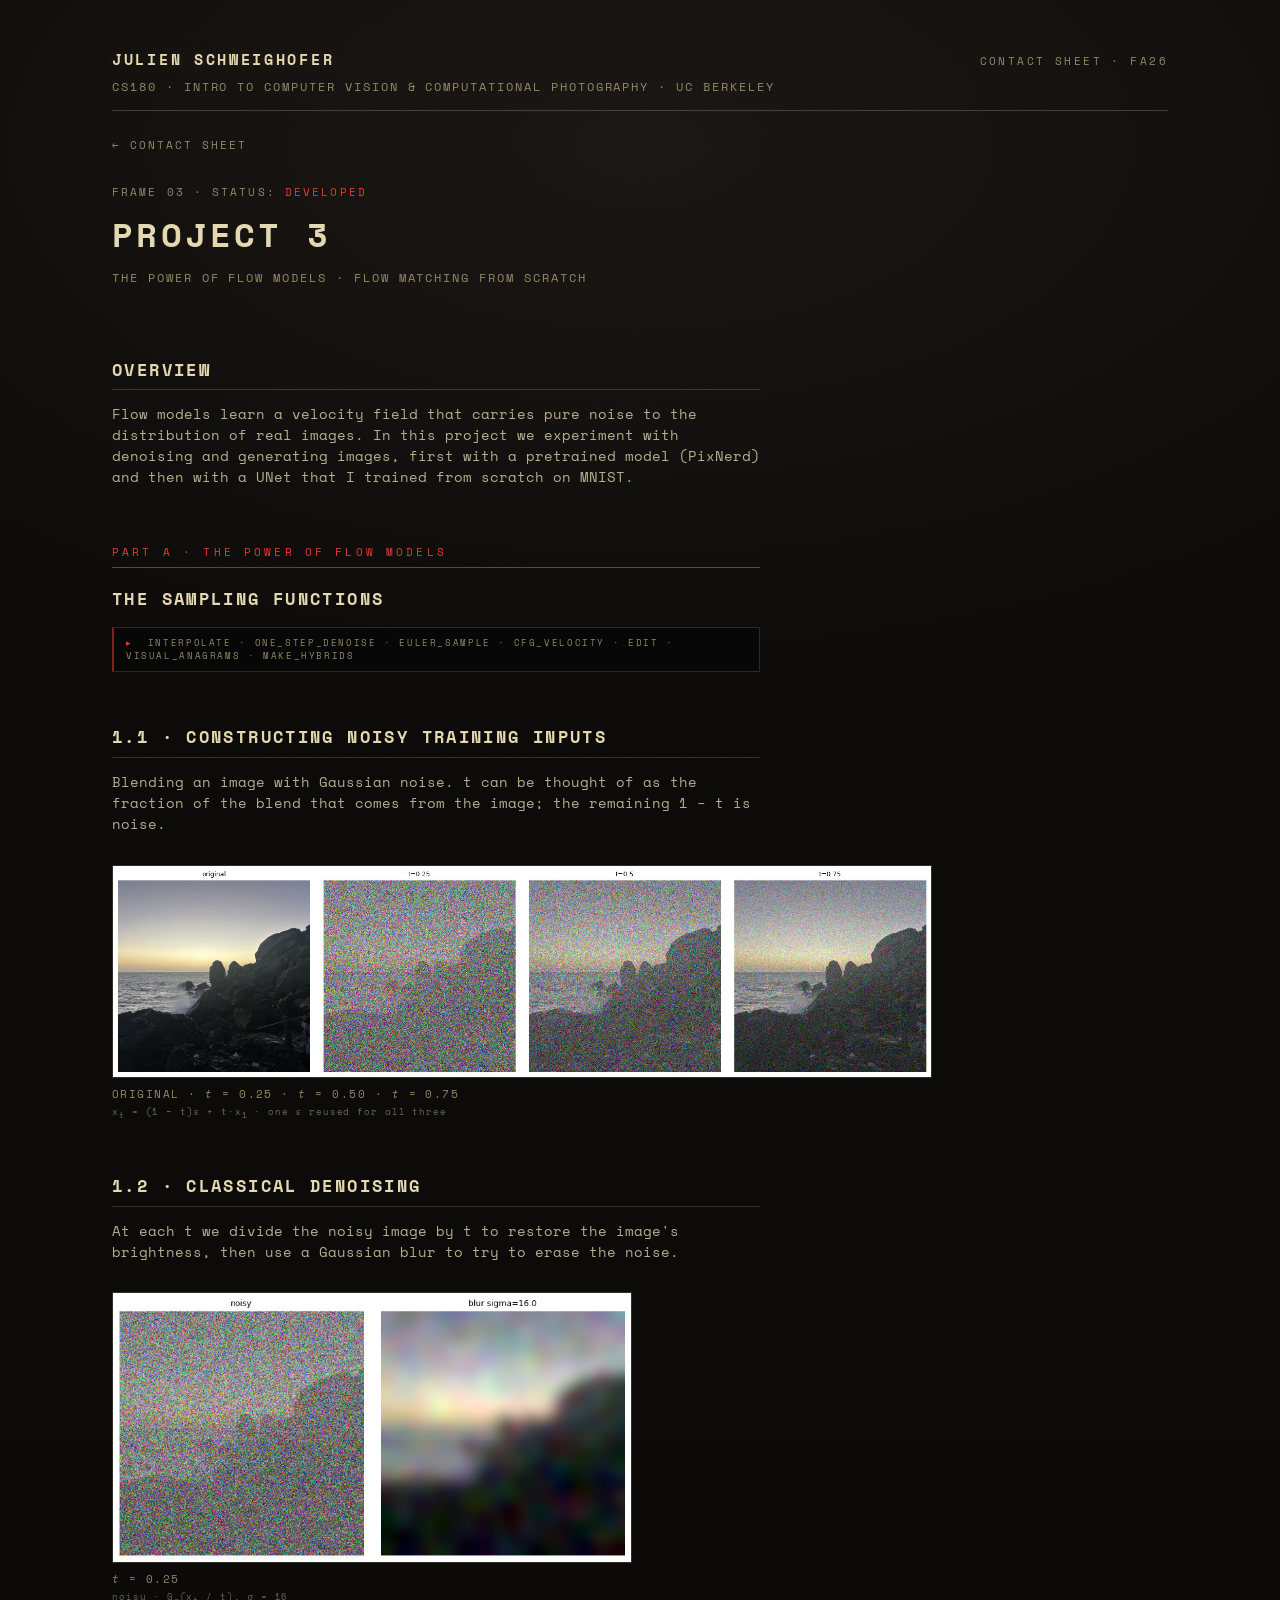
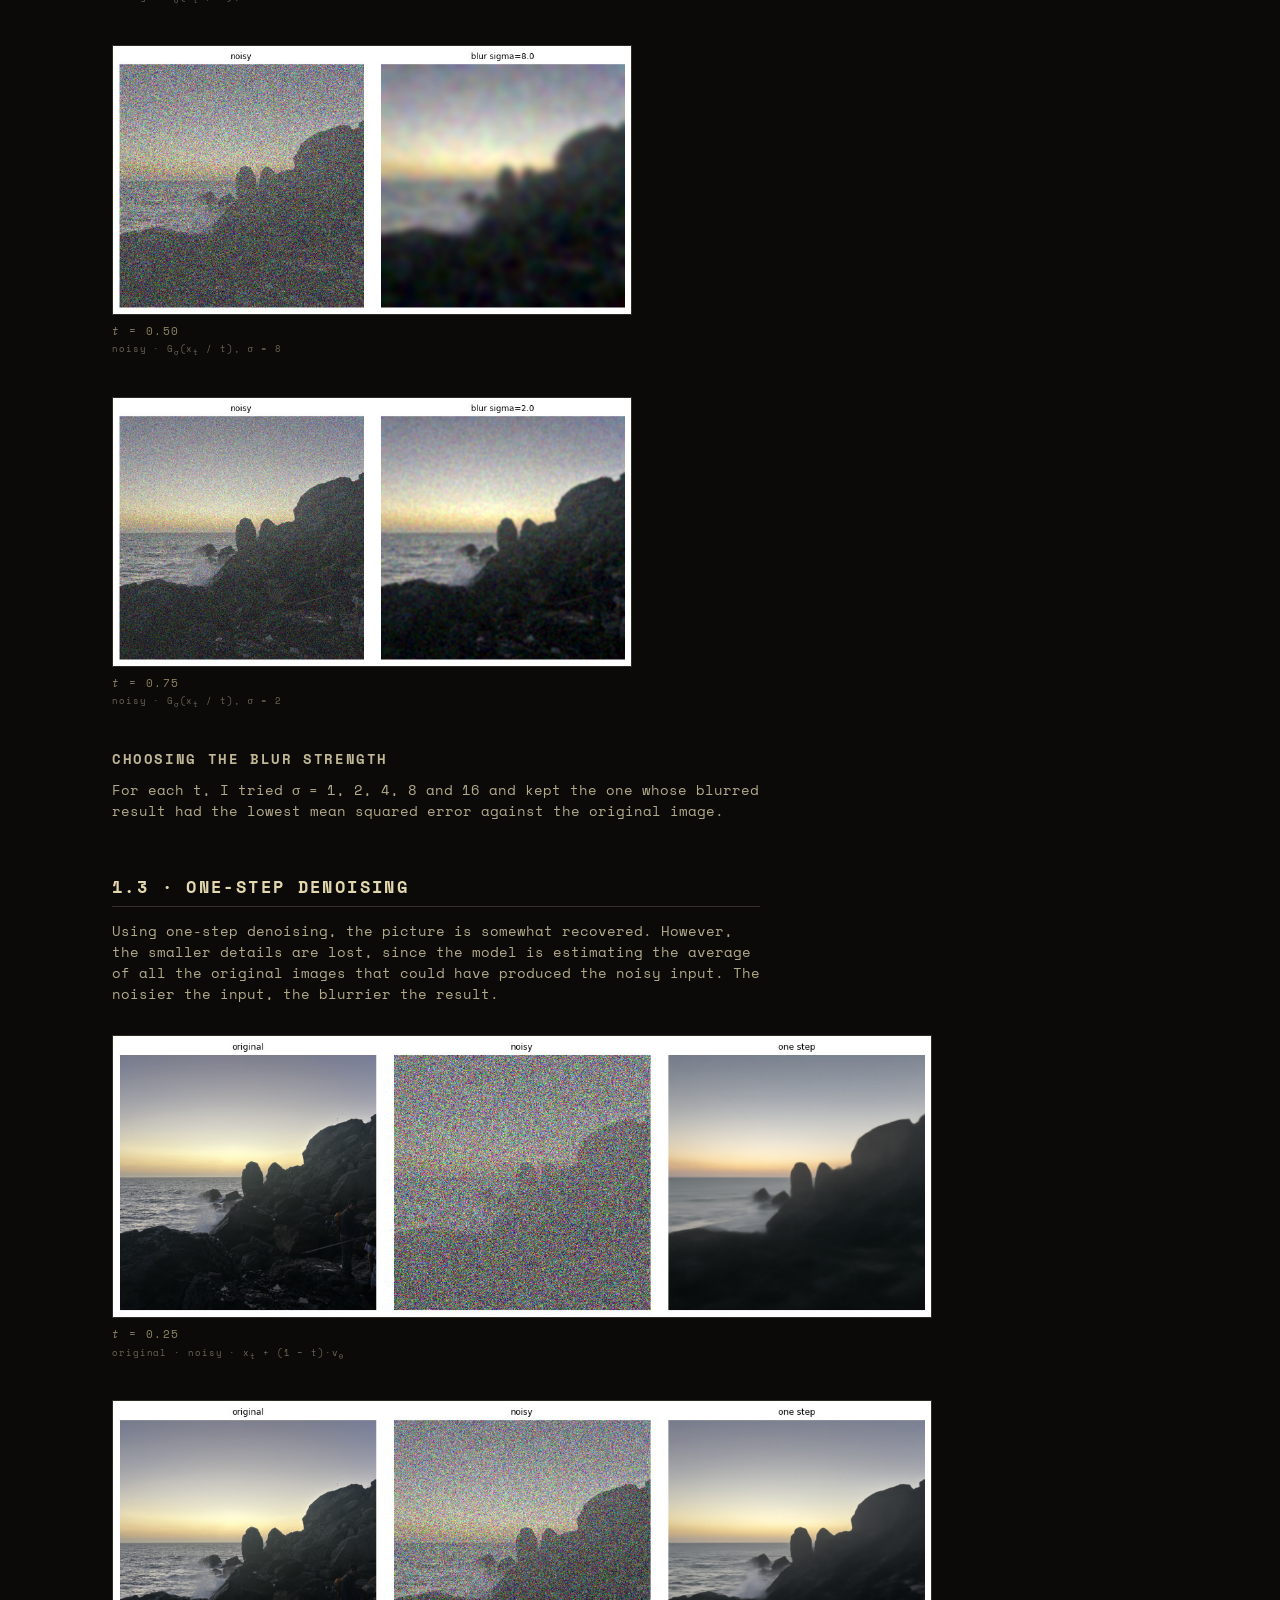
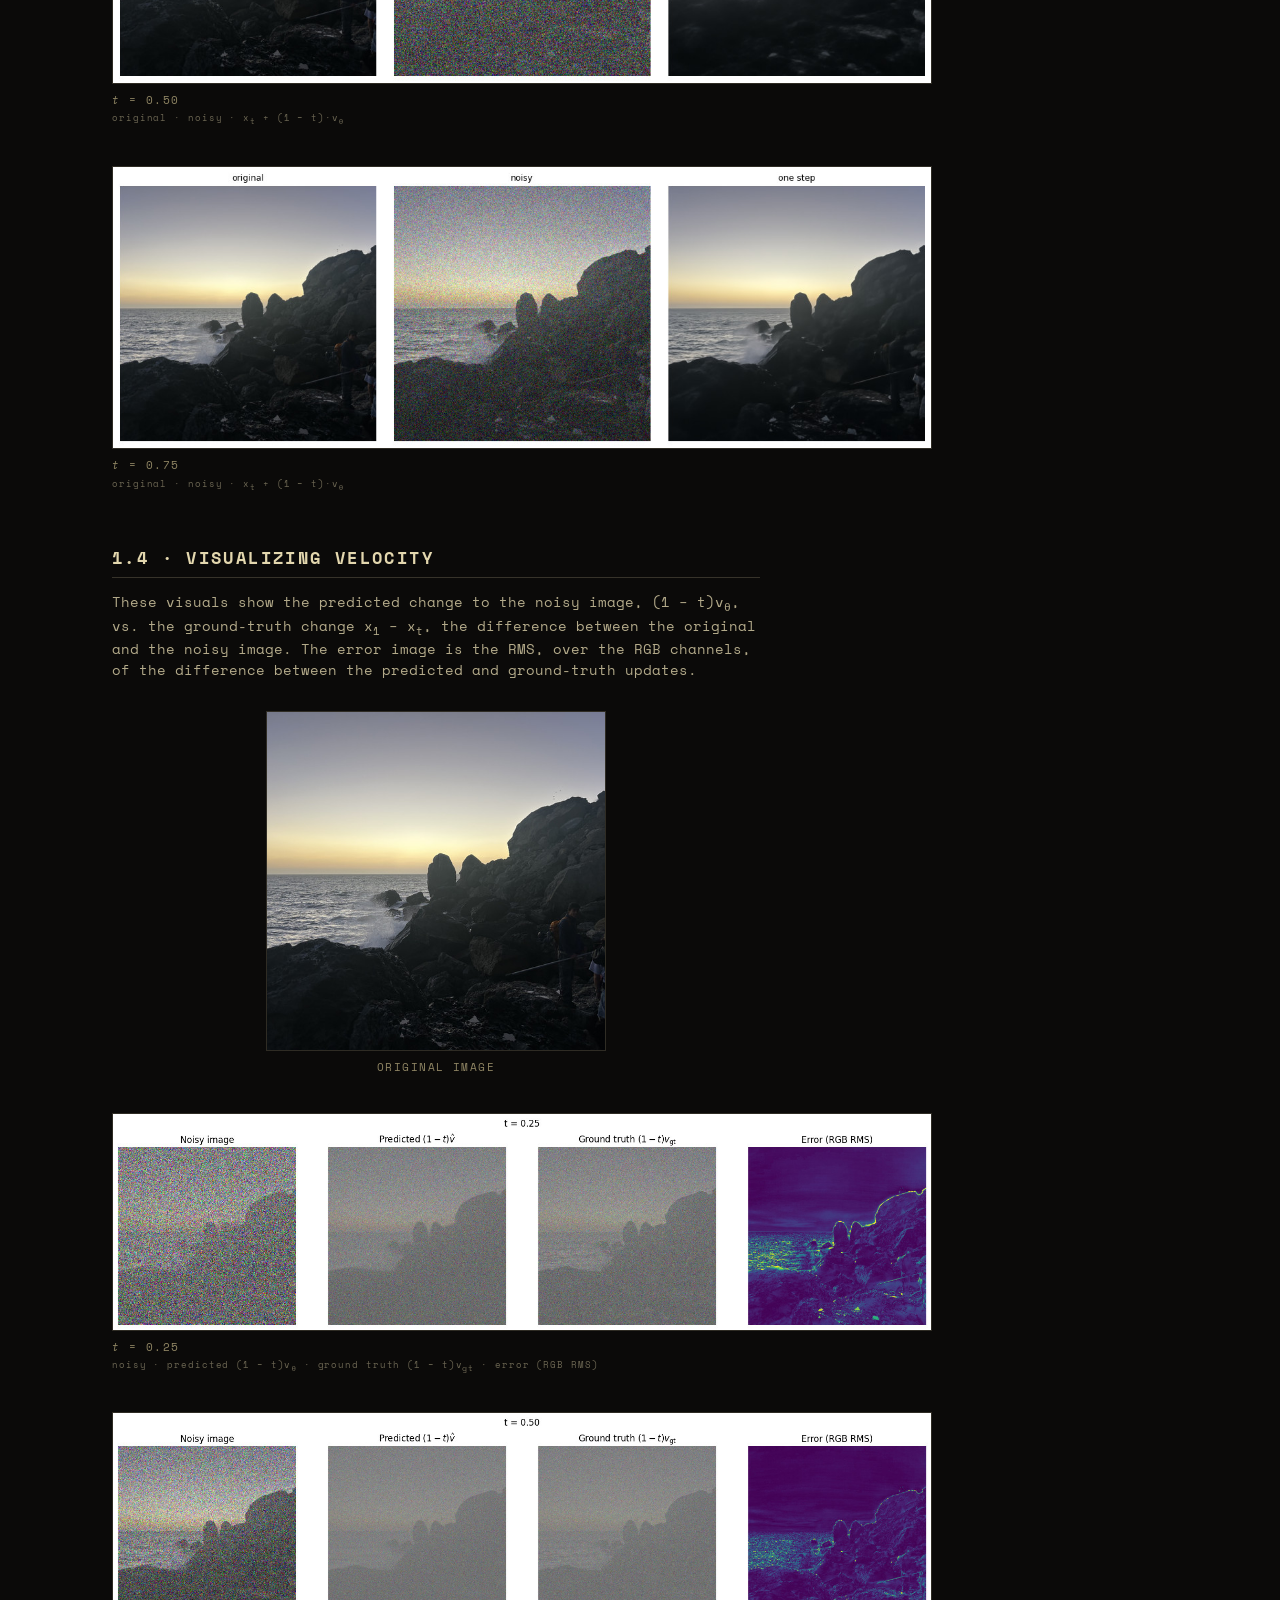
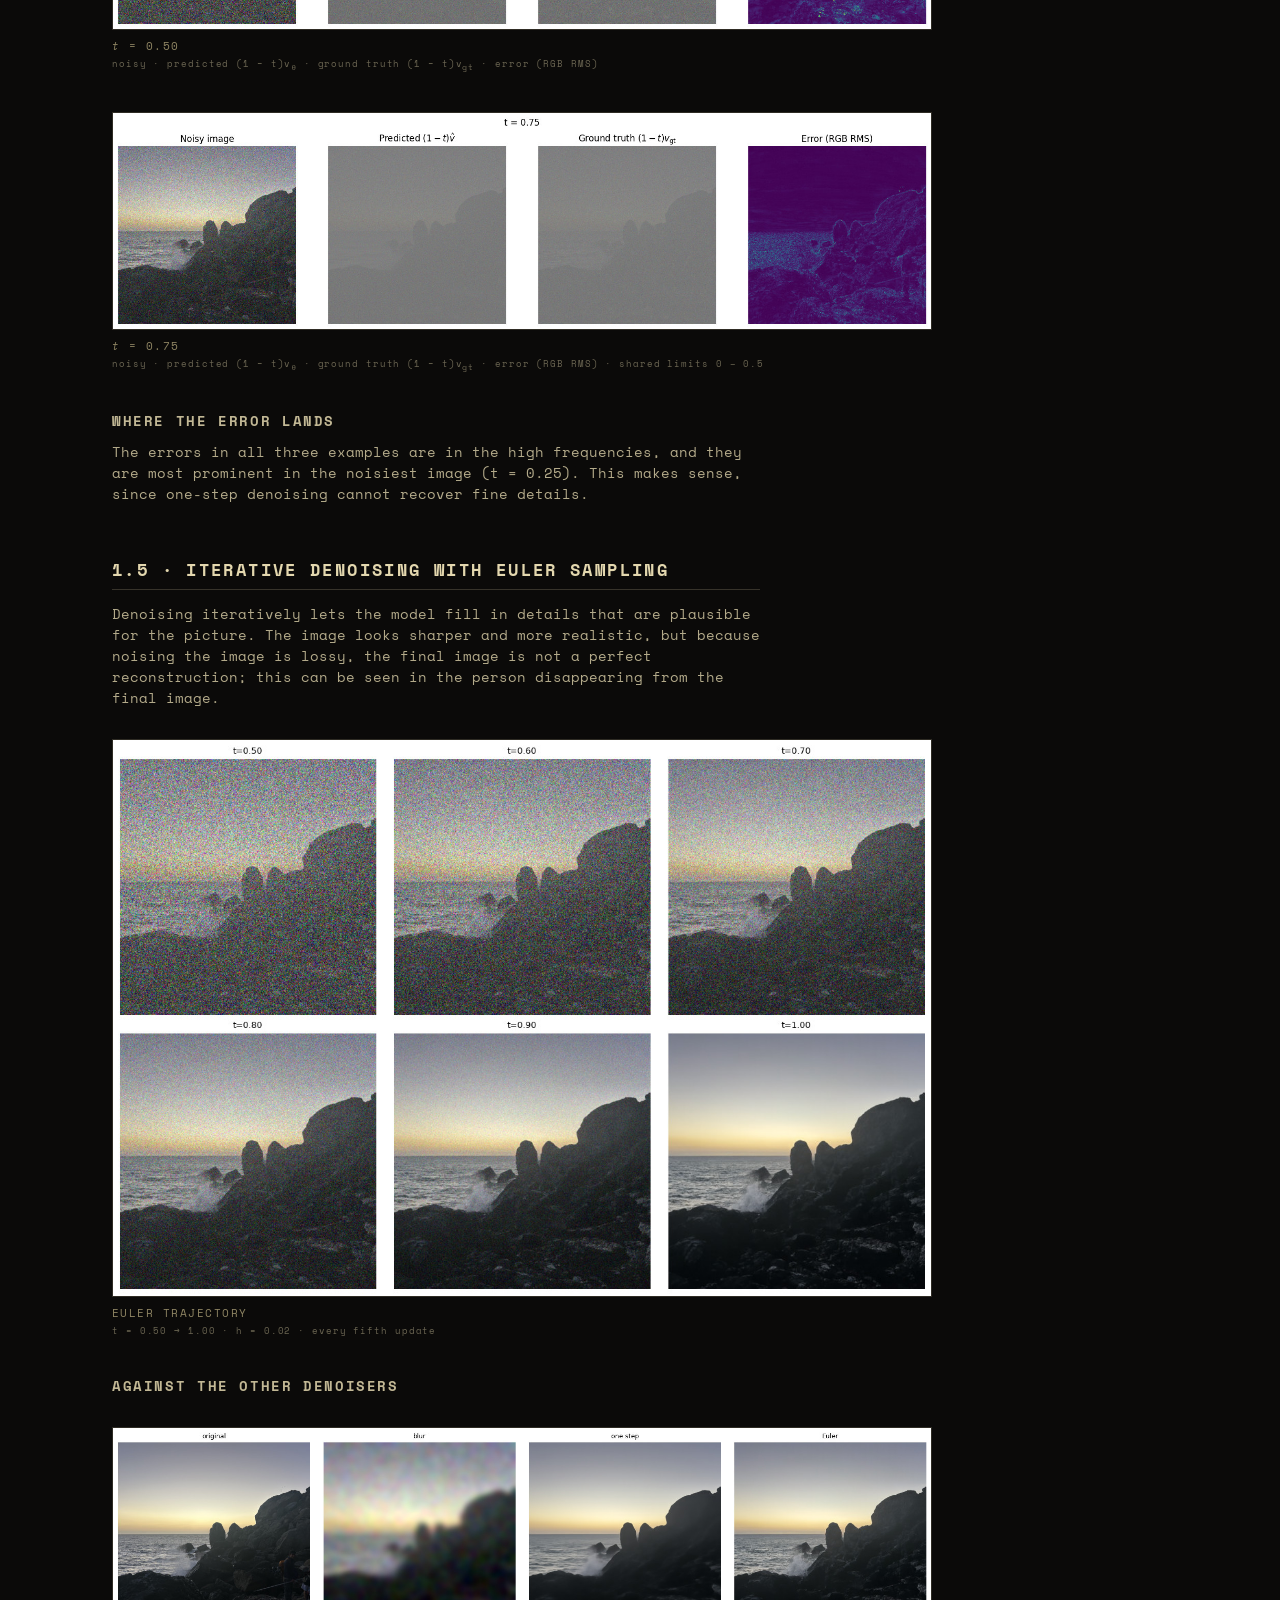
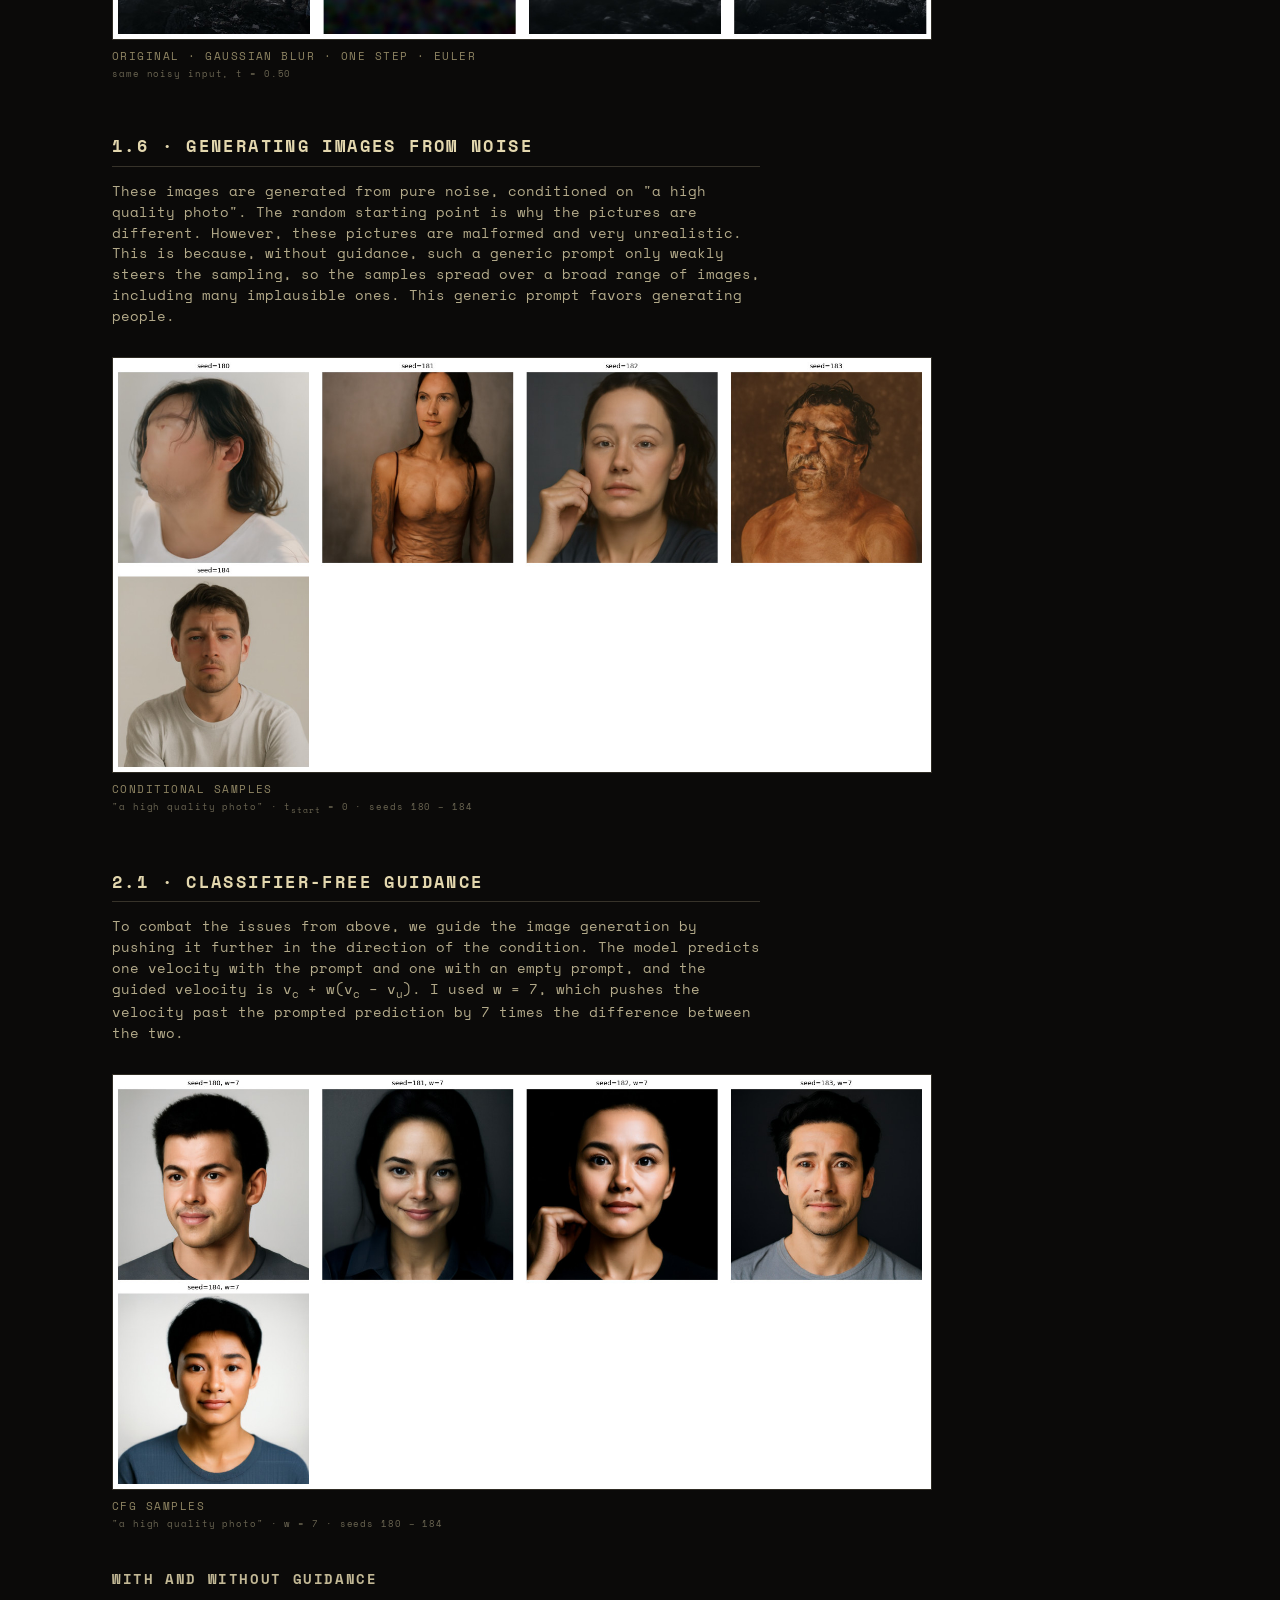
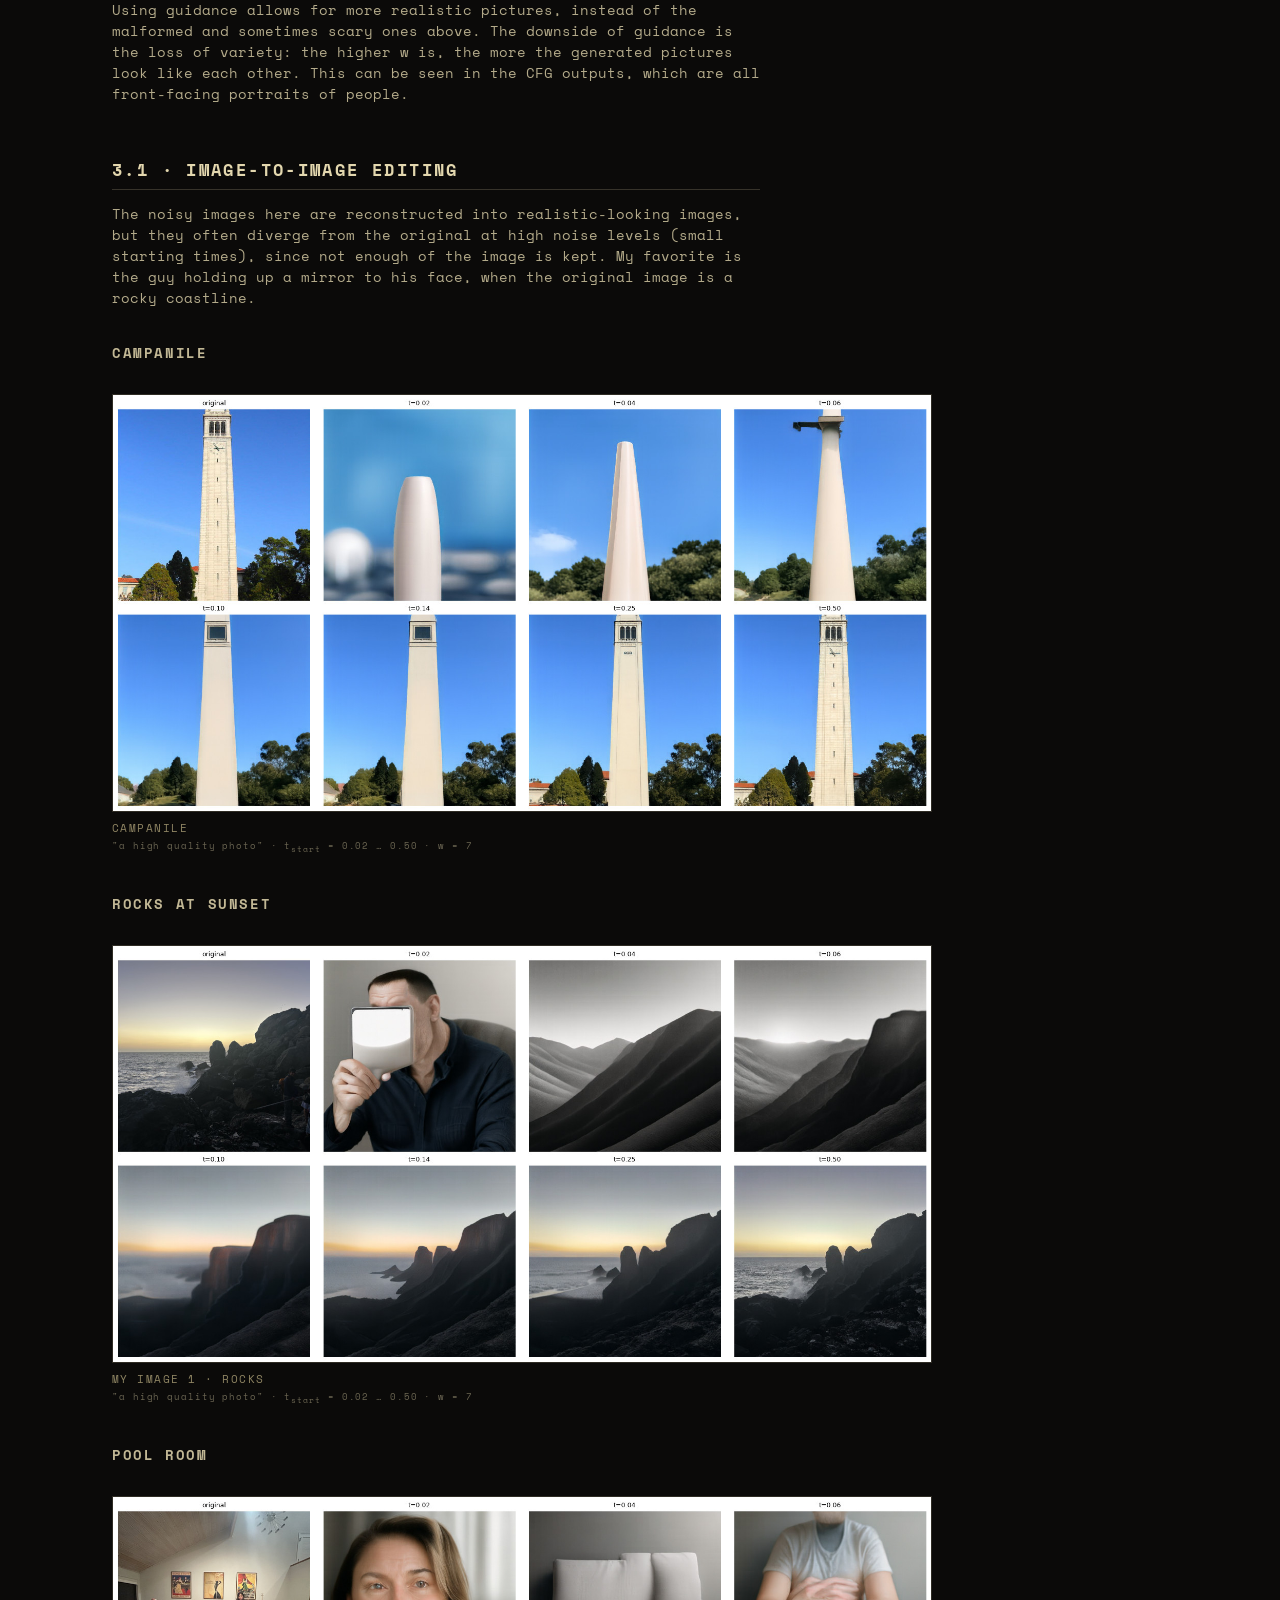
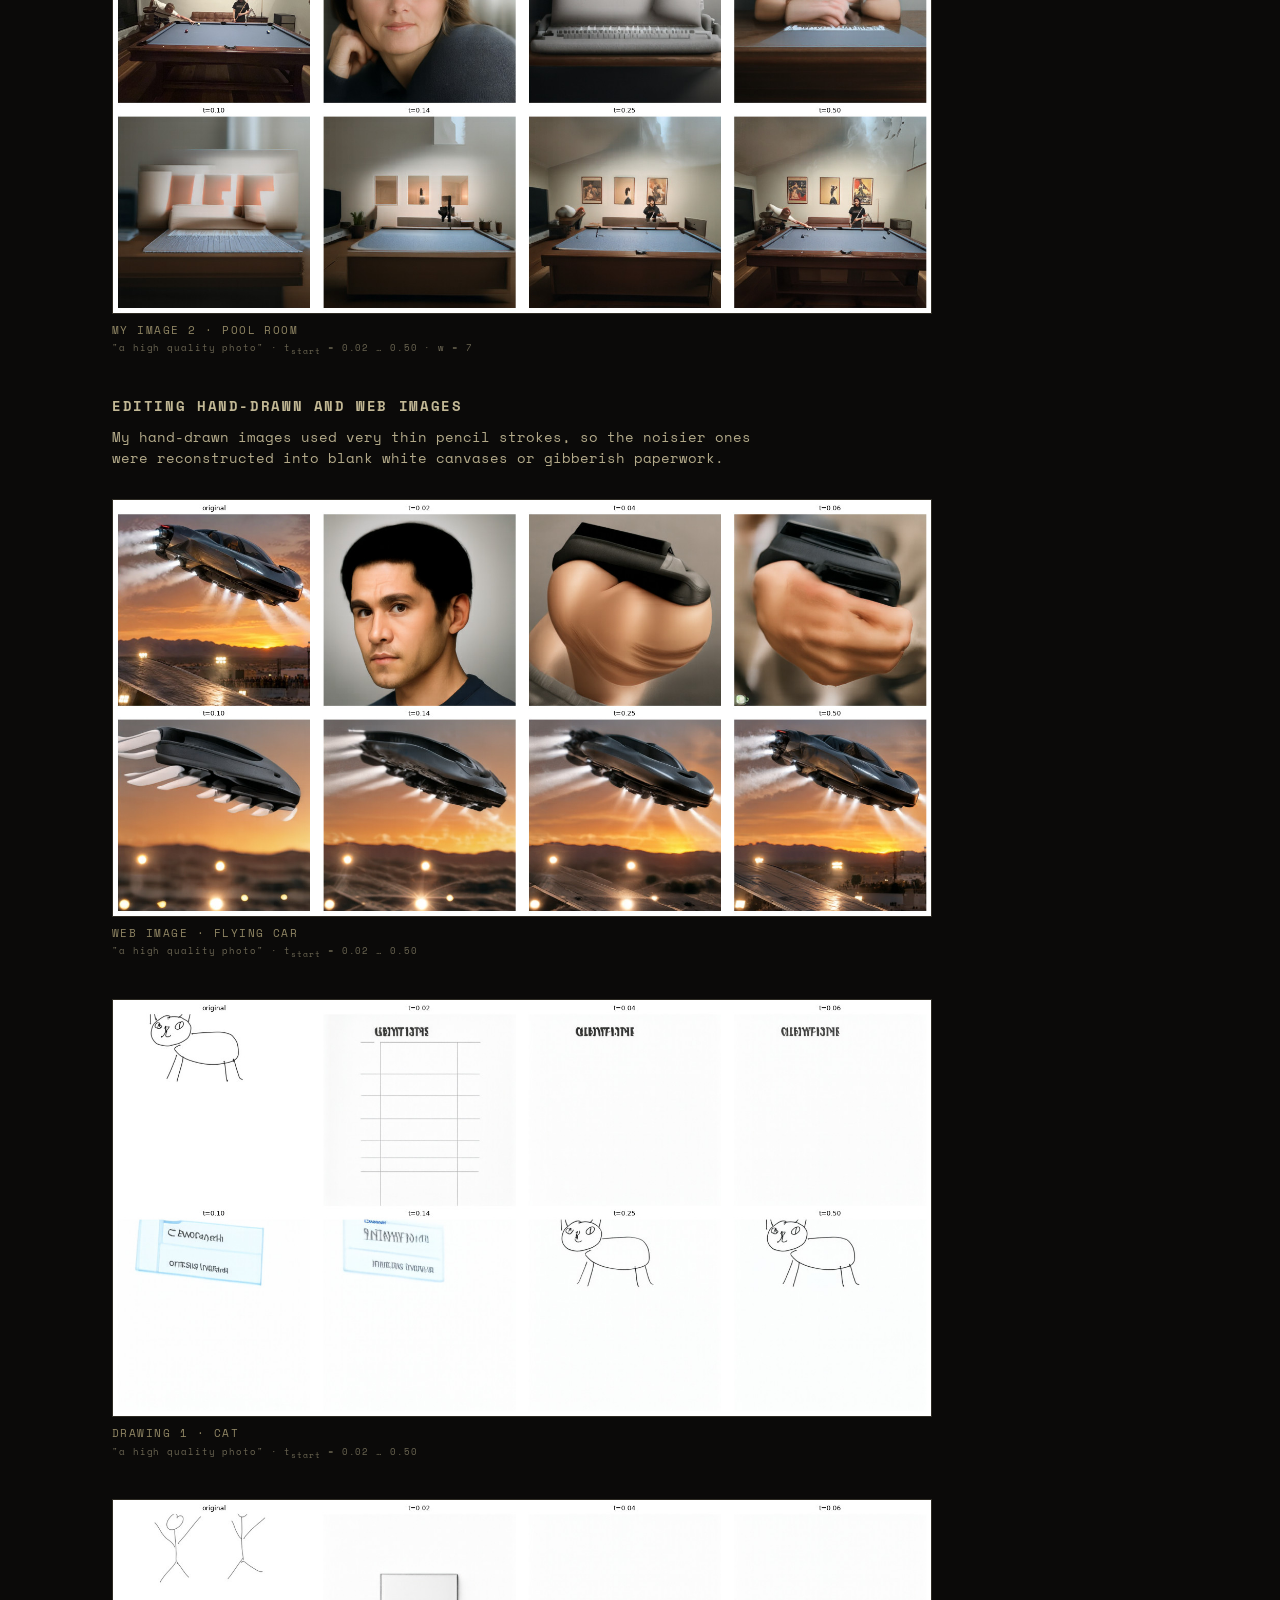
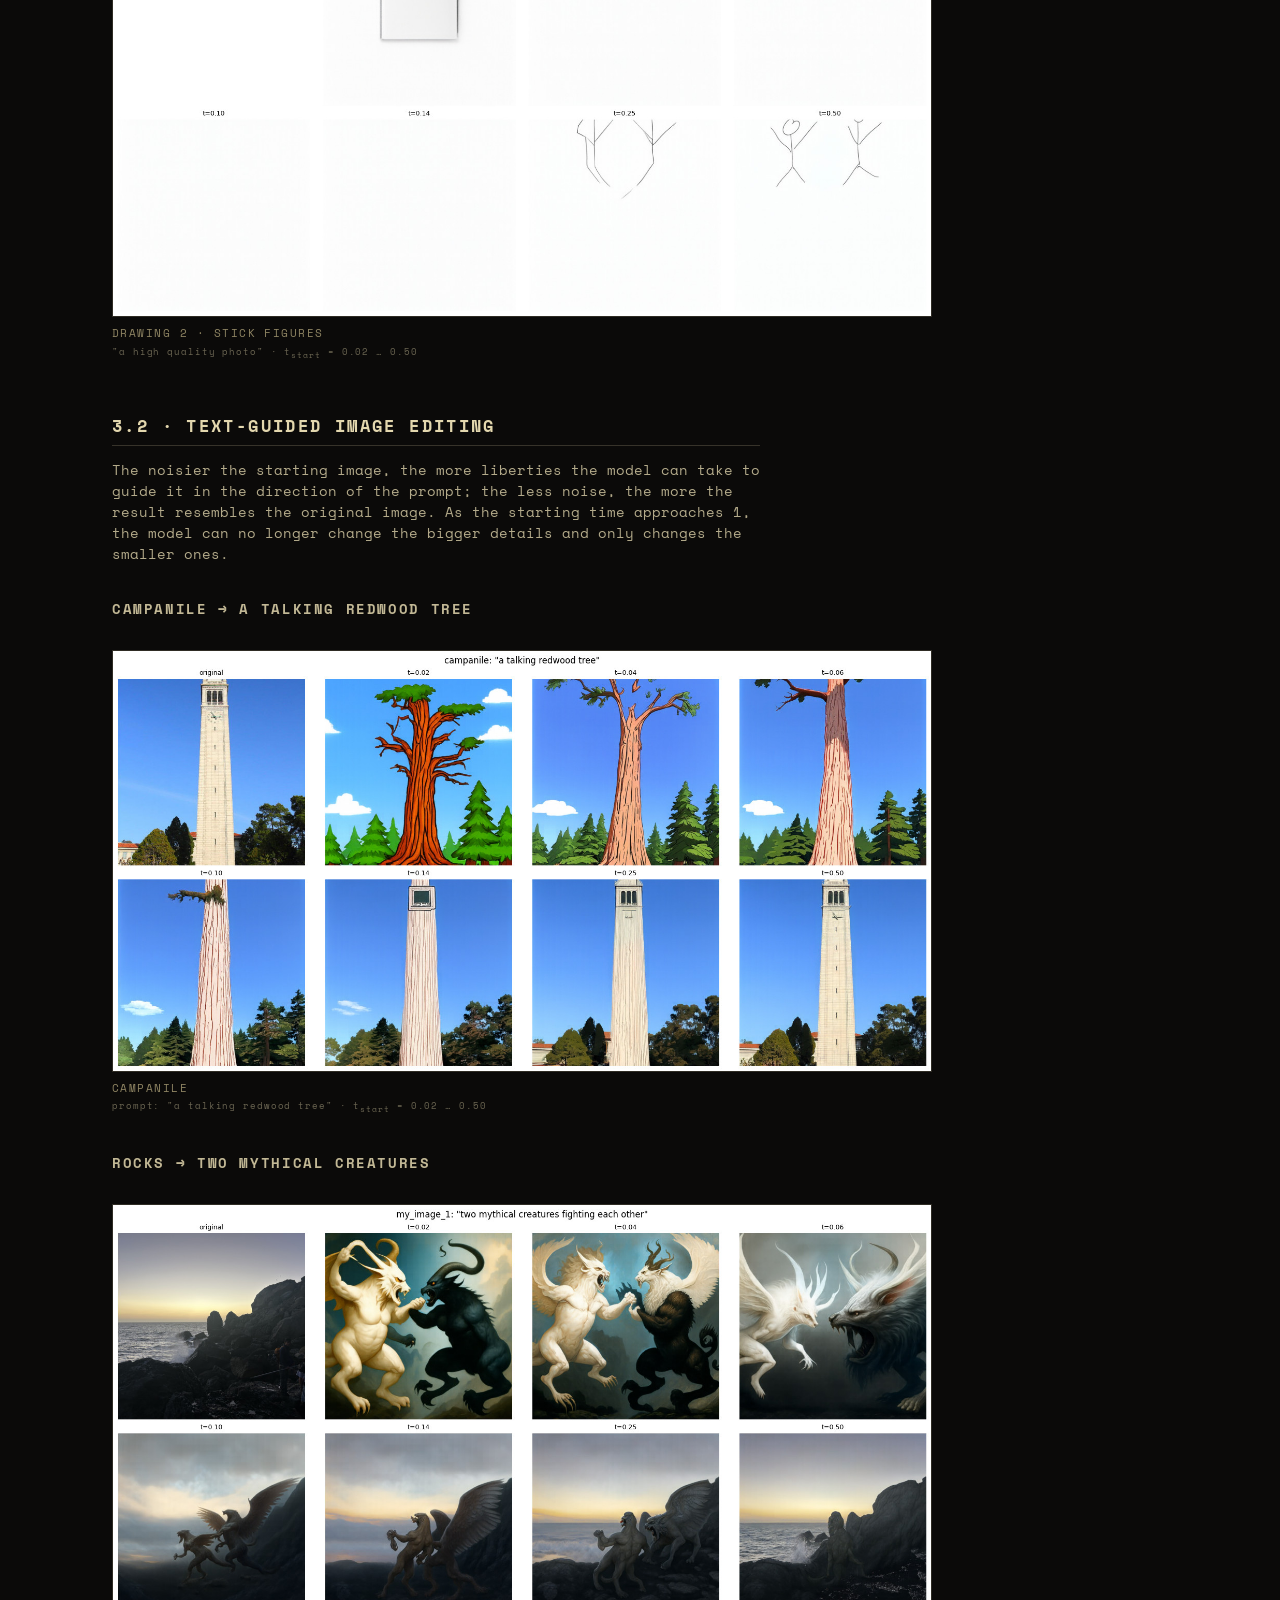
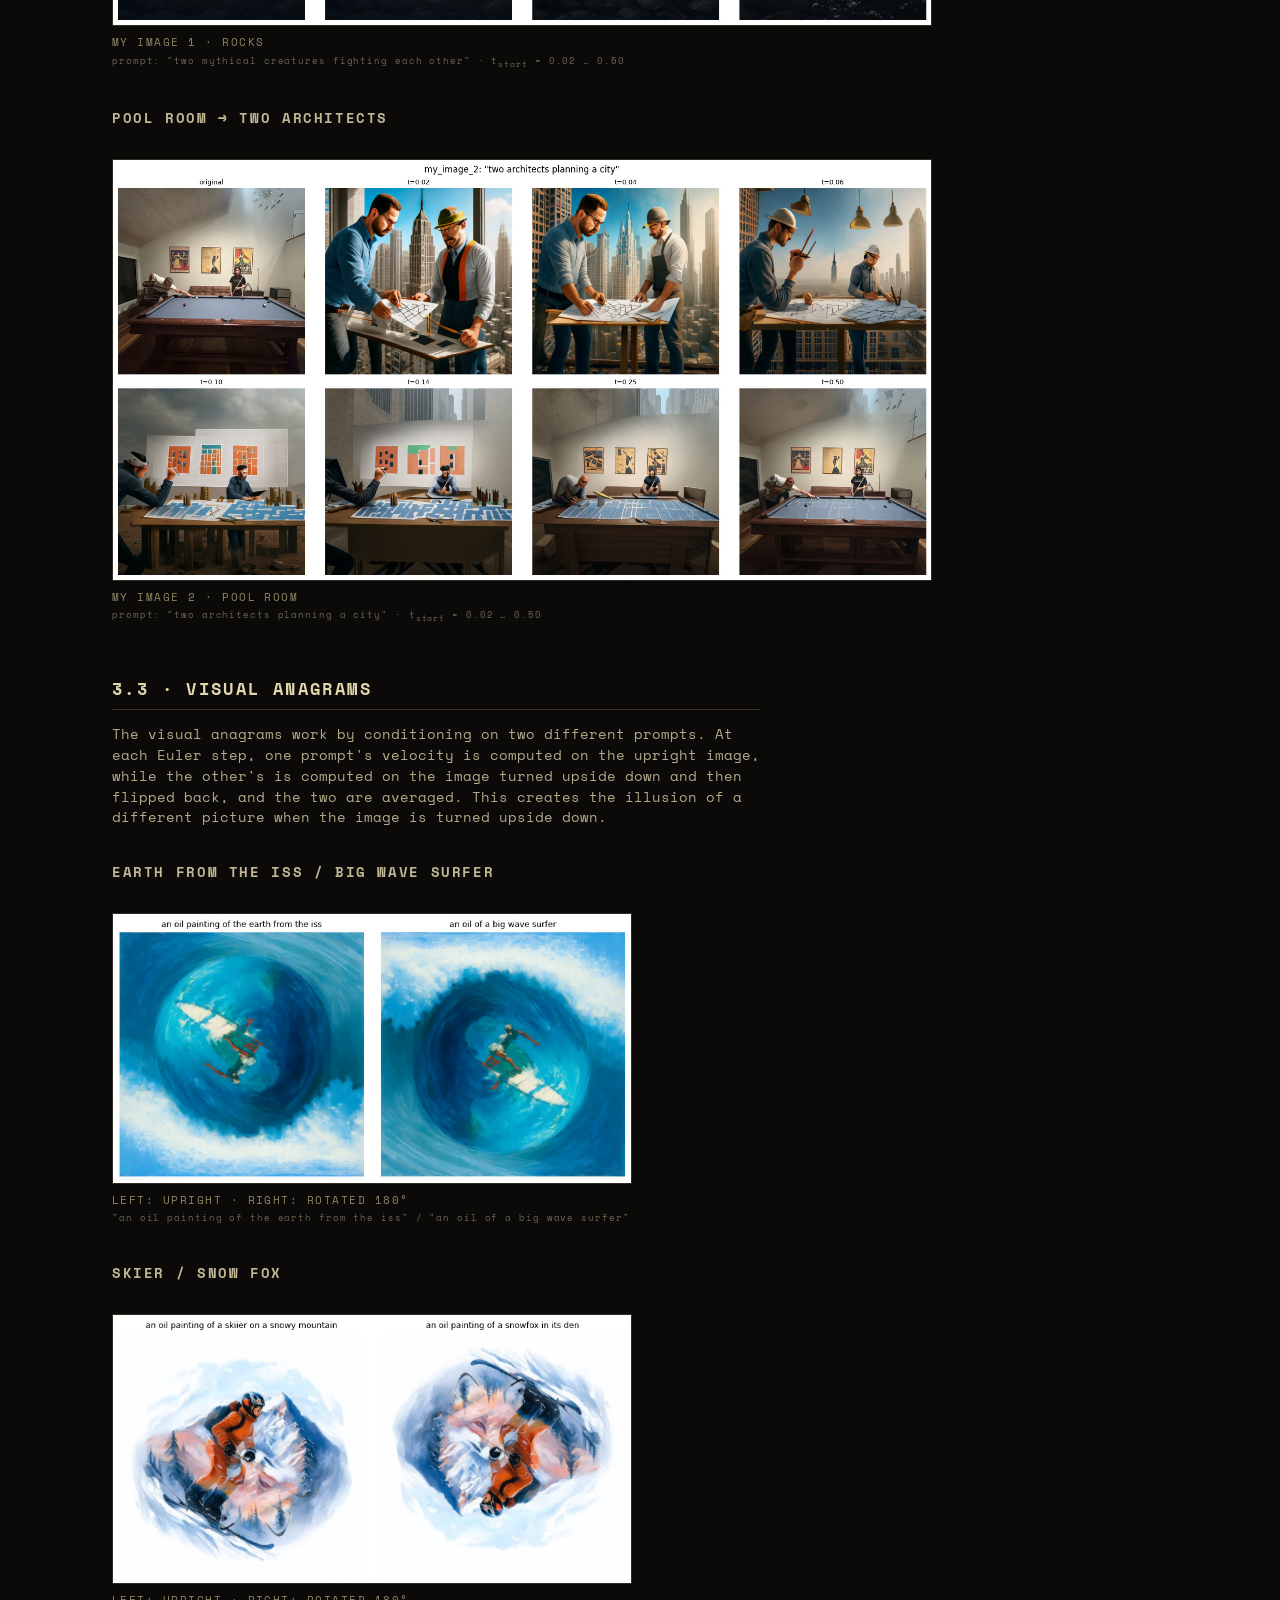
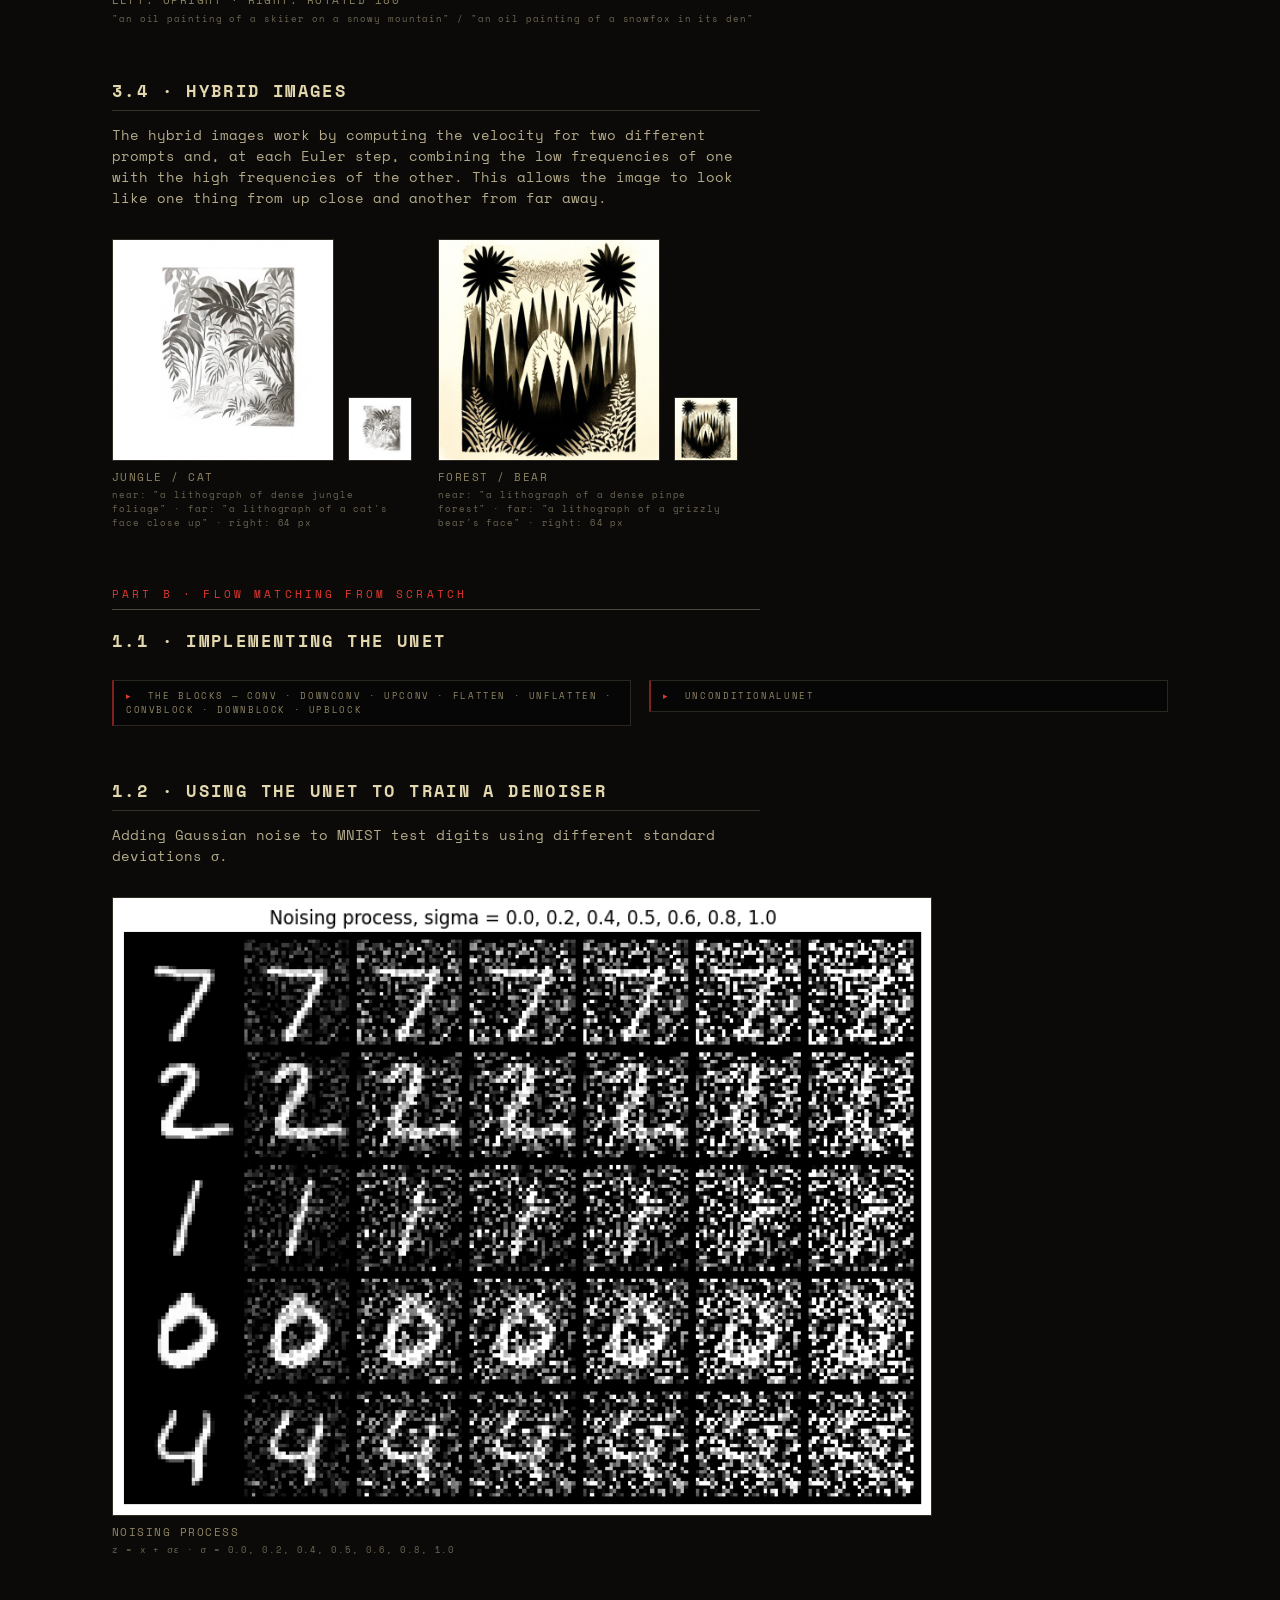
<file: 180/3/index.html>
<!doctype html>
<html lang="en">
<head>
<meta charset="utf-8">
<meta name="viewport" content="width=device-width, initial-scale=1">
<title>Project 3 · CS180 · Julien Schweighofer</title>
<meta name="description" content="Project 3 — The power of flow models, and flow matching from scratch. CS180 (UC Berkeley, Fall 2026), Julien Schweighofer.">
<link rel="icon" href="data:image/svg+xml,%3Csvg xmlns='http://www.w3.org/2000/svg' viewBox='0 0 32 32'%3E%3Crect width='32' height='32' rx='5' fill='%230e0d0b'/%3E%3Crect x='5' y='9' width='22' height='15' rx='2' fill='none' stroke='%23e3d7ae' stroke-width='2'/%3E%3Ccircle cx='25.5' cy='7' r='3.6' fill='%23e2382f'/%3E%3C/svg%3E">
<link rel="preconnect" href="https://fonts.googleapis.com">
<link rel="preconnect" href="https://fonts.gstatic.com" crossorigin>
<link href="https://fonts.googleapis.com/css2?family=Space+Mono:ital,wght@0,400;0,700;1,400&display=swap" rel="stylesheet">
<link rel="stylesheet" href="../assets/style.css">
</head>
<body class="framepage">
<div class="sheet">

  <header class="masthead">
    <div class="row1">
      <h1><a href="../">Julien Schweighofer</a></h1>
      <span class="sheetno">Contact sheet · FA26</span>
    </div>
    <p class="course">CS180 · Intro to Computer Vision &amp; Computational Photography · UC Berkeley</p>
  </header>

  <a class="back" href="../">← Contact sheet</a>

  <p class="framemeta">Frame 03 · Status: <b>Developed</b></p>
  <h2 class="frametitle">Project 3</h2>
  <p class="subtitle">The power of flow models · flow matching from scratch</p>

  <main class="writeup">

    <h2>Overview</h2>
    <p>Flow models learn a velocity field that carries pure noise to the distribution of real images. In this project we experiment with denoising and generating images, first with a pretrained model (PixNerd) and then with a UNet that I trained from scratch on MNIST.</p>

    <p class="part">Part A · The power of flow models</p>

    <h2>The sampling functions</h2>

    <details class="src">
      <summary>interpolate · one_step_denoise · euler_sample · cfg_velocity · edit · visual_anagrams · make_hybrids</summary>
<pre><code>def interpolate(image, noise, t):
  return (1-t)* noise + t*image

def one_step_denoise(x, t, condition, predict_velocity):
  v = predict_velocity(x, t, condition)
  return x + (1-t)*v

@torch.inference_mode()
def euler_sample(x_start, t_start, step_size, velocity):
    states = []
    x = x_start
    t = t_start
    states.append((t,x))
    k = 0
    while t &lt; 1:
        k += 1
        h = min(step_size, 1 - t)
        x = x + h * velocity(x, t)
        t += h
        if k%5 == 0 or t == 1:
          states.append((t,x))
    return x, states

def cfg_velocity(x, t, condition, w, predict_velocity, null_condition=''):
    v = predict_velocity(x, t, condition)
    null_v = predict_velocity(x, t, null_condition)
    return v + w * (v - null_v)

def edit(image, noise, t_start, condition, predict_velocity, w=7, step_size=0.02):
    noisy = interpolate(image, noise, t_start)
    x, states = euler_sample(noisy, t_start, step_size, lambda x, t: cfg_velocity(x, t, condition, w, predict_velocity, null_condition))
    return x

def rotate180(x):
    return torch.flip(x, (-2, -1))

def visual_anagrams(noise, condition_a, condition_b, predict_velocity, w=7, step_size=0.02):

    x, states = euler_sample(noise, 0, step_size, lambda x, t: (cfg_velocity(x, t, condition_a, w, predict_velocity) + rotate180(cfg_velocity(rotate180(x), t, condition_b, w, predict_velocity))) / 2)
    return x

def lowpass(x, sigma=16.0):
    kernel = 2 * round(16.5 * x.shape[-1] / 64) + 1
    return gaussian_blur(x, [kernel, kernel], [sigma, sigma])

def make_hybrids(noise, condition_a, condition_b, predict_velocity, w=7, step_size=0.02):
    def velocity(x, t):
        v_a = cfg_velocity(x, t, condition_a, w, predict_velocity)
        v_b = cfg_velocity(x, t, condition_b, w, predict_velocity)
        return lowpass(v_a) + v_b - lowpass(v_b)

    x, states = euler_sample(noise, 0, step_size, velocity)
    return x</code></pre>
    </details>

    <h2>1.1 · Constructing noisy training inputs</h2>
    <p>Blending an image with Gaussian noise. t can be thought of as the fraction of the blend that comes from the image; the remaining 1 − t is noise.</p>

    <figure class="wide">
      <img src="media/parta/1.1_original_and_noisy_t0.25_t0.50_t0.75.jpg" alt="My own photo of rocks at sunset, then the same photo interpolated toward noise at t equals 0.25, 0.50 and 0.75">
      <figcaption>original · <var>t</var> = 0.25 · <var>t</var> = 0.50 · <var>t</var> = 0.75<span class="offs">x<sub>t</sub> = (1 − t)ε + t·x<sub>1</sub> · one ε reused for all three</span></figcaption>
    </figure>

    <h2>1.2 · Classical denoising</h2>
    <p>At each t we divide the noisy image by t to restore the image's brightness, then use a Gaussian blur to try to erase the noise.</p>

    <figure class="pair">
      <img src="media/parta/1.2_gaussian_blur_t0.25_sigma16.jpg" alt="Noisy input at t equals 0.25 beside its Gaussian blurred version, sigma 16">
      <figcaption><var>t</var> = 0.25<span class="offs">noisy · G<sub>σ</sub>(x<sub>t</sub> / t), σ = 16</span></figcaption>
    </figure>

    <figure class="pair">
      <img src="media/parta/1.2_gaussian_blur_t0.50_sigma8.jpg" alt="Noisy input at t equals 0.50 beside its Gaussian blurred version, sigma 8">
      <figcaption><var>t</var> = 0.50<span class="offs">noisy · G<sub>σ</sub>(x<sub>t</sub> / t), σ = 8</span></figcaption>
    </figure>

    <figure class="pair">
      <img src="media/parta/1.2_gaussian_blur_t0.75_sigma2.jpg" alt="Noisy input at t equals 0.75 beside its Gaussian blurred version, sigma 2">
      <figcaption><var>t</var> = 0.75<span class="offs">noisy · G<sub>σ</sub>(x<sub>t</sub> / t), σ = 2</span></figcaption>
    </figure>

    <h3>Choosing the blur strength</h3>
    <p>For each t, I tried σ = 1, 2, 4, 8 and 16 and kept the one whose blurred result had the lowest mean squared error against the original image.</p>

    <h2>1.3 · One-step denoising</h2>
    <p>Using one-step denoising, the picture is somewhat recovered. However, the smaller details are lost, since the model is estimating the average of all the original images that could have produced the noisy input. The noisier the input, the blurrier the result.</p>

    <figure class="wide">
      <img src="media/parta/1.3_one_step_denoise_t0.25.jpg" alt="Original, noisy input at t equals 0.25, and the one-step flow estimate">
      <figcaption><var>t</var> = 0.25<span class="offs">original · noisy · x<sub>t</sub> + (1 − t)·v<sub>θ</sub></span></figcaption>
    </figure>

    <figure class="wide">
      <img src="media/parta/1.3_one_step_denoise_t0.50.jpg" alt="Original, noisy input at t equals 0.50, and the one-step flow estimate">
      <figcaption><var>t</var> = 0.50<span class="offs">original · noisy · x<sub>t</sub> + (1 − t)·v<sub>θ</sub></span></figcaption>
    </figure>

    <figure class="wide">
      <img src="media/parta/1.3_one_step_denoise_t0.75.jpg" alt="Original, noisy input at t equals 0.75, and the one-step flow estimate">
      <figcaption><var>t</var> = 0.75<span class="offs">original · noisy · x<sub>t</sub> + (1 − t)·v<sub>θ</sub></span></figcaption>
    </figure>

    <h2>1.4 · Visualizing velocity</h2>
    <p>These visuals show the predicted change to the noisy image, (1 − t)v<sub>θ</sub>, vs. the ground-truth change x<sub>1</sub> − x<sub>t</sub>, the difference between the original and the noisy image. The error image is the RMS, over the RGB channels, of the difference between the predicted and ground-truth updates.</p>

    <figure class="fig-narrow">
      <img src="media/parta/1.4_original_image.jpg" alt="The original photo of rocks at sunset">
      <figcaption>original image</figcaption>
    </figure>

    <figure class="wide">
      <img src="media/parta/1.4_velocity_t0.25.jpg" alt="At t equals 0.25: the noisy image, the predicted update, the ground truth update, and the error heatmap">
      <figcaption><var>t</var> = 0.25<span class="offs">noisy · predicted (1 − t)v<sub>θ</sub> · ground truth (1 − t)v<sub>gt</sub> · error (RGB RMS)</span></figcaption>
    </figure>

    <figure class="wide">
      <img src="media/parta/1.4_velocity_t0.50.jpg" alt="At t equals 0.50: the noisy image, the predicted update, the ground truth update, and the error heatmap">
      <figcaption><var>t</var> = 0.50<span class="offs">noisy · predicted (1 − t)v<sub>θ</sub> · ground truth (1 − t)v<sub>gt</sub> · error (RGB RMS)</span></figcaption>
    </figure>

    <figure class="wide">
      <img src="media/parta/1.4_velocity_t0.75.jpg" alt="At t equals 0.75: the noisy image, the predicted update, the ground truth update, and the error heatmap">
      <figcaption><var>t</var> = 0.75<span class="offs">noisy · predicted (1 − t)v<sub>θ</sub> · ground truth (1 − t)v<sub>gt</sub> · error (RGB RMS) · shared limits 0 – 0.5</span></figcaption>
    </figure>

    <h3>Where the error lands</h3>
    <p>The errors in all three examples are in the high frequencies, and they are most prominent in the noisiest image (t = 0.25). This makes sense, since one-step denoising cannot recover fine details.</p>

    <h2>1.5 · Iterative denoising with Euler sampling</h2>
    <p>Denoising iteratively lets the model fill in details that are plausible for the picture. The image looks sharper and more realistic, but because noising the image is lossy, the final image is not a perfect reconstruction; this can be seen in the person disappearing from the final image.</p>

    <figure class="wide">
      <img src="media/parta/1.5_euler_trajectory_t0.50_to_1.00.jpg" alt="Euler denoising trajectory from t equals 0.50 to 1.00, shown every fifth update">
      <figcaption>Euler trajectory<span class="offs">t = 0.50 → 1.00 · h = 0.02 · every fifth update</span></figcaption>
    </figure>

    <h3>Against the other denoisers</h3>

    <figure class="wide">
      <img src="media/parta/1.5_comparison_original_blur_onestep_euler.jpg" alt="Original, Gaussian blur, one-step estimate and Euler result, all from the same t equals 0.50 input">
      <figcaption>original · Gaussian blur · one step · Euler<span class="offs">same noisy input, t = 0.50</span></figcaption>
    </figure>

    <h2>1.6 · Generating images from noise</h2>
    <p>These images are generated from pure noise, conditioned on "a high quality photo". The random starting point is why the pictures are different. However, these pictures are malformed and very unrealistic. This is because, without guidance, such a generic prompt only weakly steers the sampling, so the samples spread over a broad range of images, including many implausible ones. This generic 
      prompt favors generating people. 
    </p>

    <figure class="wide">
      <img src="media/parta/1.6_samples_seeds180-184.jpg" alt="Five images sampled from pure noise with the prompt a high quality photo, seeds 180 to 184">
      <figcaption>conditional samples<span class="offs">"a high quality photo" · t<sub>start</sub> = 0 · seeds 180 – 184</span></figcaption>
    </figure>

    <h2>2.1 · Classifier-free guidance</h2>
    <p>To combat the issues from above, we guide the image generation by pushing it further in the direction of the condition. The model predicts one velocity with the prompt and one with an empty prompt, and the guided velocity is v<sub>c</sub> + w(v<sub>c</sub> − v<sub>u</sub>). I used w = 7, which pushes the velocity past the prompted prediction by 7 times the difference between the two.</p>

    <figure class="wide">
      <img src="media/parta/2.1_cfg_samples_w7_seeds180-184.jpg" alt="Five images sampled with classifier free guidance, w equals 7, from the same seeds as before">
      <figcaption>CFG samples<span class="offs">"a high quality photo" · w = 7 · seeds 180 – 184</span></figcaption>
    </figure>

    <h3>With and without guidance</h3>
    <p>Using guidance allows for more realistic pictures, instead of the malformed and sometimes scary ones above. The downside of guidance is the loss of variety: the higher w is, the more the generated pictures look like each other. This can be seen in the CFG outputs, which are all front-facing portraits of people.</p>

    <h2>3.1 · Image-to-image editing</h2>
    <p>The noisy images here are reconstructed into realistic-looking images, but they often diverge from the original at high noise levels (small starting times), since not enough of the image is kept. My favorite is the guy holding up a mirror to his face, when the original image is a rocky coastline.</p>

    <h3>Campanile</h3>
    <figure class="wide">
      <img src="media/parta/3.1_edit_campanile.jpg" alt="The Campanile, then edits at starting times 0.02, 0.04, 0.06, 0.10, 0.14, 0.25 and 0.50">
      <figcaption>campanile<span class="offs">"a high quality photo" · t<sub>start</sub> = 0.02 … 0.50 · w = 7</span></figcaption>
    </figure>

    <h3>Rocks at sunset</h3>
    <figure class="wide">
      <img src="media/parta/3.1_edit_own_image1_rocks.jpg" alt="My photo of rocks at sunset, then edits at the seven starting times">
      <figcaption>my image 1 · rocks<span class="offs">"a high quality photo" · t<sub>start</sub> = 0.02 … 0.50 · w = 7</span></figcaption>
    </figure>

    <h3>Pool room</h3>
    <figure class="wide">
      <img src="media/parta/3.1_edit_own_image2_poolroom.jpg" alt="My photo of a pool room, then edits at the seven starting times">
      <figcaption>my image 2 · pool room<span class="offs">"a high quality photo" · t<sub>start</sub> = 0.02 … 0.50 · w = 7</span></figcaption>
    </figure>

    <h3>Editing hand-drawn and web images</h3>
    <p>My hand-drawn images used very thin pencil strokes, so the noisier ones were reconstructed into blank white canvases or gibberish paperwork.</p>

    <figure class="wide">
      <img src="media/parta/3.1_web_image_flying_car.jpg" alt="A web image of a flying car, then edits at the seven starting times">
      <figcaption>web image · flying car<span class="offs">"a high quality photo" · t<sub>start</sub> = 0.02 … 0.50</span></figcaption>
    </figure>

    <figure class="wide">
      <img src="media/parta/3.1_drawing1_cat.jpg" alt="My drawing of a cat, then edits at the seven starting times">
      <figcaption>drawing 1 · cat<span class="offs">"a high quality photo" · t<sub>start</sub> = 0.02 … 0.50</span></figcaption>
    </figure>

    <figure class="wide">
      <img src="media/parta/3.1_drawing2_stick_figures.jpg" alt="My drawing of stick figures, then edits at the seven starting times">
      <figcaption>drawing 2 · stick figures<span class="offs">"a high quality photo" · t<sub>start</sub> = 0.02 … 0.50</span></figcaption>
    </figure>

    <h2>3.2 · Text-guided image editing</h2>
    <p>The noisier the starting image, the more liberties the model can take to guide it in the direction of the prompt; the less noise, the more the result resembles the original image. As the starting time approaches 1, the model can no longer change the bigger details and only changes the smaller ones.</p>

    <h3>Campanile → a talking redwood tree</h3>
    <figure class="wide">
      <img src="media/parta/3.2_text_edit_campanile_talking_redwood.jpg" alt="The Campanile edited toward a talking redwood tree at the seven starting times">
      <figcaption>campanile<span class="offs">prompt: "a talking redwood tree" · t<sub>start</sub> = 0.02 … 0.50</span></figcaption>
    </figure>

    <h3>Rocks → two mythical creatures</h3>
    <figure class="wide">
      <img src="media/parta/3.2_text_edit_rocks_mythical_creatures.jpg" alt="The rocks at sunset edited toward two mythical creatures fighting each other at the seven starting times">
      <figcaption>my image 1 · rocks<span class="offs">prompt: "two mythical creatures fighting each other" · t<sub>start</sub> = 0.02 … 0.50</span></figcaption>
    </figure>

    <h3>Pool room → two architects</h3>
    <figure class="wide">
      <img src="media/parta/3.2_text_edit_poolroom_architects.jpg" alt="The pool room edited toward two architects planning a city at the seven starting times">
      <figcaption>my image 2 · pool room<span class="offs">prompt: "two architects planning a city" · t<sub>start</sub> = 0.02 … 0.50</span></figcaption>
    </figure>

    <h2>3.3 · Visual anagrams</h2>
    <p>The visual anagrams work by conditioning on two different prompts. At each Euler step, one prompt's velocity is computed on the upright image, while the other's is computed on the image turned upside down and then flipped back, and the two are averaged. This creates the illusion of a different picture when the image is turned upside down.</p>

    <h3>Earth from the ISS / big wave surfer</h3>
    <figure class="pair">
      <img src="media/parta/3.3_anagram1_earth_surfer.jpg" alt="One image read upright as the earth seen from the space station, and rotated 180 degrees as a big wave surfer">
      <figcaption>left: upright · right: rotated 180°<span class="offs">"an oil painting of the earth from the iss" / "an oil of a big wave surfer"</span></figcaption>
    </figure>

    <h3>Skier / snow fox</h3>
    <figure class="pair">
      <img src="media/parta/3.3_anagram2_skier_snowfox.jpg" alt="One image read upright as a skier on a snowy mountain, and rotated 180 degrees as a snow fox in its den">
      <figcaption>left: upright · right: rotated 180°<span class="offs">"an oil painting of a skiier on a snowy mountain" / "an oil painting of a snowfox in its den"</span></figcaption>
    </figure>

    <h2>3.4 · Hybrid images</h2>
    <p>The hybrid images work by computing the velocity for two different prompts and, at each Euler step, combining the low frequencies of one with the high frequencies of the other. This allows the image to look like one thing from up close and another from far away.</p>

    <div class="row2">
      <figure>
        <div class="tinyrow">
          <img src="media/parta/3.4_hybrid1_cat_jungle_full.jpg" alt="Hybrid image: dense jungle foliage up close, a cat's face from far away">
          <img class="tiny" style="width:64px" src="media/parta/3.4_hybrid1_cat_jungle_64px.png" alt="The same hybrid at 64 pixels">
        </div>
        <figcaption>jungle / cat<span class="offs">near: "a lithograph of dense jungle foliage" · far: "a lithograph of a cat's face close up" · right: 64 px</span></figcaption>
      </figure>
      <figure>
        <div class="tinyrow">
          <img src="media/parta/3.4_hybrid2_bear_forest_full.jpg" alt="Hybrid image: a pine forest up close, a grizzly bear's face from far away">
          <img class="tiny" style="width:64px" src="media/parta/3.4_hybrid2_bear_forest_64px.png" alt="The same hybrid at 64 pixels, where the bear's face reads">
        </div>
        <figcaption>forest / bear<span class="offs">near: "a lithograph of a dense pinpe forest" · far: "a lithograph of a grizzly bear's face" · right: 64 px</span></figcaption>
      </figure>
    </div>

    <p class="part">Part B · Flow matching from scratch</p>

    <h2>1.1 · Implementing the UNet</h2>

    <div class="codepair">
      <details class="src">
        <summary>The blocks — Conv · DownConv · UpConv · Flatten · Unflatten · ConvBlock · DownBlock · UpBlock</summary>
<pre><code>class Conv(nn.Module):
    def __init__(self, in_channels: int, out_channels: int):
        super().__init__()
        self.conv = nn.Sequential(
            nn.Conv2d(in_channels, out_channels, 3, 1, 1),
            nn.BatchNorm2d(out_channels),
            nn.GELU()
        )

    def forward(self, x: torch.Tensor) -&gt; torch.Tensor:
        x = self.conv(x)
        return x

class DownConv(nn.Module):
    def __init__(self, in_channels: int, out_channels: int):
        super().__init__()
        self.conv = nn.Sequential(
            nn.Conv2d(in_channels, out_channels, 3, 2, 1),
            nn.BatchNorm2d(out_channels),
            nn.GELU()
        )

    def forward(self, x: torch.Tensor) -&gt; torch.Tensor:
        x = self.conv(x)
        return x

class UpConv(nn.Module):
    def __init__(self, in_channels: int, out_channels: int):
        super().__init__()
        self.conv = nn.Sequential(
            nn.ConvTranspose2d(in_channels, out_channels, 4, 2, 1),
            nn.BatchNorm2d(out_channels),
            nn.GELU()
        )

    def forward(self, x: torch.Tensor) -&gt; torch.Tensor:
        x = self.conv(x)
        return x

class Flatten(nn.Module):
    def __init__(self):
        super().__init__()
        self.flatten = nn.Sequential(
            nn.AvgPool2d(7),
            nn.GELU()
        )

    def forward(self, x: torch.Tensor) -&gt; torch.Tensor:
        x = self.flatten(x)
        return x

class Unflatten(nn.Module):
    def __init__(self, in_channels: int):
        super().__init__()
        self.unflatten = nn.Sequential(
            nn.ConvTranspose2d(in_channels, in_channels, 7, 7, 0),
            nn.BatchNorm2d(in_channels),
            nn.GELU()
        )

    def forward(self, x: torch.Tensor) -&gt; torch.Tensor:
        x = self.unflatten(x)
        return x

class ConvBlock(nn.Module):
    def __init__(self, in_channels: int, out_channels: int):
        super().__init__()
        self.block = nn.Sequential(
            Conv(in_channels, out_channels),
            Conv(out_channels, out_channels)
        )

    def forward(self, x: torch.Tensor) -&gt; torch.Tensor:
        x = self.block(x)
        return x

class DownBlock(nn.Module):
    def __init__(self, in_channels: int, out_channels: int):
        super().__init__()
        self.block = nn.Sequential(
            DownConv(in_channels, out_channels),
            ConvBlock(out_channels, out_channels)
        )

    def forward(self, x: torch.Tensor) -&gt; torch.Tensor:
        x = self.block(x)
        return x

class UpBlock(nn.Module):
    def __init__(self, in_channels: int, out_channels: int):
        super().__init__()
        self.block = nn.Sequential(
            UpConv(in_channels, out_channels),
            ConvBlock(out_channels, out_channels)
        )

    def forward(self, x: torch.Tensor) -&gt; torch.Tensor:
        x = self.block(x)
        return x</code></pre>
      </details>
      <details class="src">
        <summary>UnconditionalUNet</summary>
<pre><code>class UnconditionalUNet(nn.Module):
    def __init__(
        self,
        in_channels: int,
        num_hiddens: int,
    ):
        super().__init__()
        D = num_hiddens
        self.conv_in = ConvBlock(in_channels, D)
        self.down1 = DownBlock(D, D)
        self.down2 = DownBlock(D, 2 * D)
        self.flatten = Flatten()
        self.unflatten = Unflatten(2 * D)
        self.up1 = UpBlock(4 * D, D)
        self.up2 = UpBlock(2 * D, D)
        self.conv_out = ConvBlock(2 * D, D)
        self.out = nn.Conv2d(D, in_channels, 3, 1, 1)

    def forward(self, x: torch.Tensor) -&gt; torch.Tensor:
        assert x.shape[-2:] == (28, 28), "Expect input shape to be (28, 28)."
        e1 = self.conv_in(x)
        e2 = self.down1(e1)
        e3 = self.down2(e2)
        u = self.unflatten(self.flatten(e3))
        u = self.up1(torch.cat([e3, u], dim=1))
        u = self.up2(torch.cat([e2, u], dim=1))
        u = self.conv_out(torch.cat([e1, u], dim=1))
        x = self.out(u)
        return x</code></pre>
      </details>
    </div>

    <h2>1.2 · Using the UNet to train a denoiser</h2>
    <p>Adding Gaussian noise to MNIST test digits using different standard deviations σ.</p>

    <figure class="wide">
      <img src="media/partb/1.2_noising_process_sigma0-1.png" alt="Five MNIST test digits noised at sigma 0, 0.2, 0.4, 0.5, 0.6, 0.8 and 1.0">
      <figcaption>noising process<span class="offs">z = x + σε · σ = 0.0, 0.2, 0.4, 0.5, 0.6, 0.8, 1.0</span></figcaption>
    </figure>

    <h3>1.2.1 · Training</h3>
    <p>The UNet is able to denoise pretty well after the first epoch and recovers the digits almost completely after the 5th epoch.</p>

    <figure class="wide">
      <img src="media/partb/1.2.1_training_loss.png" alt="Training loss curve for the one-step denoiser at sigma 0.5">
      <figcaption>training loss<span class="offs">σ = 0.5 · D = 128 · batch 256 · Adam 1e-4 · 5 epochs</span></figcaption>
    </figure>

    <figure class="wide">
      <img src="media/partb/1.2.1_denoise_epoch1.png" alt="Test digits after epoch 1: clean, noisy, and denoised rows">
      <figcaption>after epoch 1<span class="offs">rows: clean · noisy (σ = 0.5) · denoised</span></figcaption>
    </figure>

    <figure class="wide">
      <img src="media/partb/1.2.1_denoise_epoch5.png" alt="Test digits after epoch 5: clean, noisy, and denoised rows">
      <figcaption>after epoch 5<span class="offs">rows: clean · noisy (σ = 0.5) · denoised</span></figcaption>
    </figure>

    <h3>1.2.2 · Out-of-distribution testing</h3>
    <p>The UNet stops working on images with much more noise than the σ = 0.5 it was trained on (σ = 0.8 and 1.0), because they have less information than what the model needs to accurately rebuild the digit, and it never saw noise that strong in training.</p>

    <figure class="wide">
      <img src="media/partb/1.2.2_ood_sigma_sweep.png" alt="One test digit noised at seven sigma levels, with the denoiser output below each">
      <figcaption>noise sweep on one test digit<span class="offs">top: noisy · bottom: denoised · σ = 0.0 … 1.0 · trained at 0.5</span></figcaption>
    </figure>

    <h3>1.2.3 · Denoising pure noise</h3>
    <p>Trying to denoise pure noise results in the output being the average of all the training digits.</p>

    <figure class="wide">
      <img src="media/partb/1.2.3_pure_noise_training_loss.png" alt="Training loss curve for the denoiser trained on pure noise">
      <figcaption>training loss<span class="offs">input z = ε · D = 128 · batch 256 · Adam 1e-4 · 5 epochs</span></figcaption>
    </figure>

    <figure class="wide">
      <img src="media/partb/1.2.3_pure_noise_epoch1.png" alt="Pure noise inputs and the model outputs after epoch 1">
      <figcaption>after epoch 1<span class="offs">top: pure noise in · bottom: output</span></figcaption>
    </figure>

    <figure class="wide">
      <img src="media/partb/1.2.3_pure_noise_epoch5.png" alt="Pure noise inputs and the model outputs after epoch 5, all a similar blurry average digit">
      <figcaption>after epoch 5<span class="offs">top: pure noise in · bottom: output</span></figcaption>
    </figure>

    <h3>What the outputs show</h3>
    <p>Pure noise carries no information about which digit it should become, so the output with the lowest MSE loss is the average of all the training digits.</p>

    <h2>2.1 · Adding time conditioning to the UNet</h2>
    <p>By conditioning the UNet on the time t and training it to predict the velocity x<sub>1</sub> − x<sub>0</sub> instead of the clean image, we turn the UNet into a flow matching model.</p>

    <details class="src">
      <summary>TimeConditionalUNet.forward</summary>
<pre><code>t = t.view(-1, 1)
t1 = self.fc1_t(t)[:, :, None, None]
t2 = self.fc2_t(t)[:, :, None, None]

e1 = self.conv_in(x)
e2 = self.down1(e1)
e3 = self.down2(e2)
u = self.unflatten(self.flatten(e3)) * t1
u = self.up1(torch.cat([e3, u], dim=1)) * t2
u = self.up2(torch.cat([e2, u], dim=1))
u = self.conv_out(torch.cat([e1, u], dim=1))
return self.out(u)</code></pre>
    </details>

    <h2>2.2 · Training the UNet</h2>

    <figure class="wide">
      <img src="media/partb/2.2_time_cond_training_loss.png" alt="Training loss curve for the time-conditioned UNet">
      <figcaption>training loss · time-conditioned<span class="offs">D = 64 · batch 64 · Adam 1e-2 · ExponentialLR γ = 0.1<sup>1/10</sup> · 10 epochs</span></figcaption>
    </figure>

    <h2>2.3 · Sampling from the UNet</h2>
    <p>The time-conditioned UNet still has a hard time generating realistic digits because the model has no class information. It has to decide which digit to generate from the starting noise alone, which can result in hybrid digits if it starts between two digits. Unlike the one-step UNet from 1.2.3, its outputs have defined strokes, because it takes many small steps that refine the details.</p>

    <figure class="wide">
      <img src="media/partb/2.3_time_cond_samples_epoch1.png" alt="Forty digits sampled from the time-conditioned UNet after epoch 1">
      <figcaption>time-conditioned · epoch 1<span class="offs">50 Euler steps · seed 0</span></figcaption>
    </figure>

    <figure class="wide">
      <img src="media/partb/2.3_time_cond_samples_epoch5.png" alt="Forty digits sampled from the time-conditioned UNet after epoch 5">
      <figcaption>time-conditioned · epoch 5<span class="offs">50 Euler steps · seed 0</span></figcaption>
    </figure>

    <figure class="wide">
      <img src="media/partb/2.3_time_cond_samples_epoch10.png" alt="Forty digits sampled from the time-conditioned UNet after epoch 10">
      <figcaption>time-conditioned · epoch 10<span class="offs">50 Euler steps · seed 0</span></figcaption>
    </figure>

    <h2>2.4 · Adding class conditioning to the UNet</h2>
    <p>By adding class conditioning, the model is able to pull the generations in a more realistic direction, while the guidance (γ = 5) reduces the variation within each digit.</p>

    <details class="src">
      <summary>ClassConditionalUNet.forward</summary>
<pre><code>t = t.view(-1, 1)
c = F.one_hot(c, self.num_classes).float()
if mask is not None:
    c = c * mask.view(-1, 1)

t1 = self.fc1_t(t)[:, :, None, None]
t2 = self.fc2_t(t)[:, :, None, None]
c1 = self.fc1_c(c)[:, :, None, None]
c2 = self.fc2_c(c)[:, :, None, None]

e1 = self.conv_in(x)
e2 = self.down1(e1)
e3 = self.down2(e2)
u = c1 * self.unflatten(self.flatten(e3)) + t1
u = c2 * self.up1(torch.cat([e3, u], dim=1)) + t2
u = self.up2(torch.cat([e2, u], dim=1))
u = self.conv_out(torch.cat([e1, u], dim=1))
return self.out(u)</code></pre>
    </details>

    <h2>2.5 · Training the UNet</h2>

    <figure class="wide">
      <img src="media/partb/2.5_class_cond_training_loss.png" alt="Training loss curve for the class-conditioned UNet">
      <figcaption>training loss · class-conditioned<span class="offs">D = 64 · batch 64 · Adam 1e-2 · ExponentialLR γ = 0.1<sup>1/10</sup> · p<sub>uncond</sub> = 0.1 · 10 epochs</span></figcaption>
    </figure>

    <h2>2.6 · Sampling from the UNet</h2>

    <figure class="wide">
      <img src="media/partb/2.6_class_cond_samples_epoch1.png" alt="Four samples of each digit 0 to 9 from the class-conditioned UNet after epoch 1">
      <figcaption>class-conditioned · epoch 1<span class="offs">each row: digits 0 – 9 · γ = 5 · 300 Euler steps</span></figcaption>
    </figure>

    <figure class="wide">
      <img src="media/partb/2.6_class_cond_samples_epoch5.png" alt="Four samples of each digit 0 to 9 from the class-conditioned UNet after epoch 5">
      <figcaption>class-conditioned · epoch 5<span class="offs">each row: digits 0 – 9 · γ = 5 · 300 Euler steps</span></figcaption>
    </figure>

    <figure class="wide">
      <img src="media/partb/2.6_class_cond_samples_epoch10.png" alt="Four samples of each digit 0 to 9 from the class-conditioned UNet after epoch 10">
      <figcaption>class-conditioned · epoch 10<span class="offs">each row: digits 0 – 9 · γ = 5 · 300 Euler steps</span></figcaption>
    </figure>

    <h3>Without the learning rate scheduler</h3>

    <figure class="wide">
      <img src="media/partb/2.6_no_scheduler_training_loss.png" alt="Training loss curve for the class-conditioned UNet trained without a scheduler">
      <figcaption>training loss · no scheduler<span class="offs">constant Adam 1e-3 · otherwise as above</span></figcaption>
    </figure>

    <figure class="wide">
      <img src="media/partb/2.6_no_scheduler_samples_epoch1.png" alt="Four samples of each digit from the no-scheduler model after epoch 1">
      <figcaption>no scheduler · epoch 1<span class="offs">each row: digits 0 – 9 · γ = 5</span></figcaption>
    </figure>

    <figure class="wide">
      <img src="media/partb/2.6_no_scheduler_samples_epoch5.png" alt="Four samples of each digit from the no-scheduler model after epoch 5">
      <figcaption>no scheduler · epoch 5<span class="offs">each row: digits 0 – 9 · γ = 5</span></figcaption>
    </figure>

    <figure class="wide">
      <img src="media/partb/2.6_no_scheduler_samples_epoch10.png" alt="Four samples of each digit from the no-scheduler model after epoch 10">
      <figcaption>no scheduler · epoch 10<span class="offs">each row: digits 0 – 9 · γ = 5</span></figcaption>
    </figure>

    <h3>Compensating for the scheduler</h3>
    <p>I used a constant learning rate of 1e-3, the rate the scheduler decays to by the end of training (1e-2 × 0.1), instead of starting at 1e-2.
      This kept the scheduled run's quality. 
    </p>

    

  </main>

  <footer>
    <span><a href="https://cal-cs180.github.io/fa26/" rel="noopener">Course ↗</a></span>
  </footer>

</div>
</body>
</html>
</file>
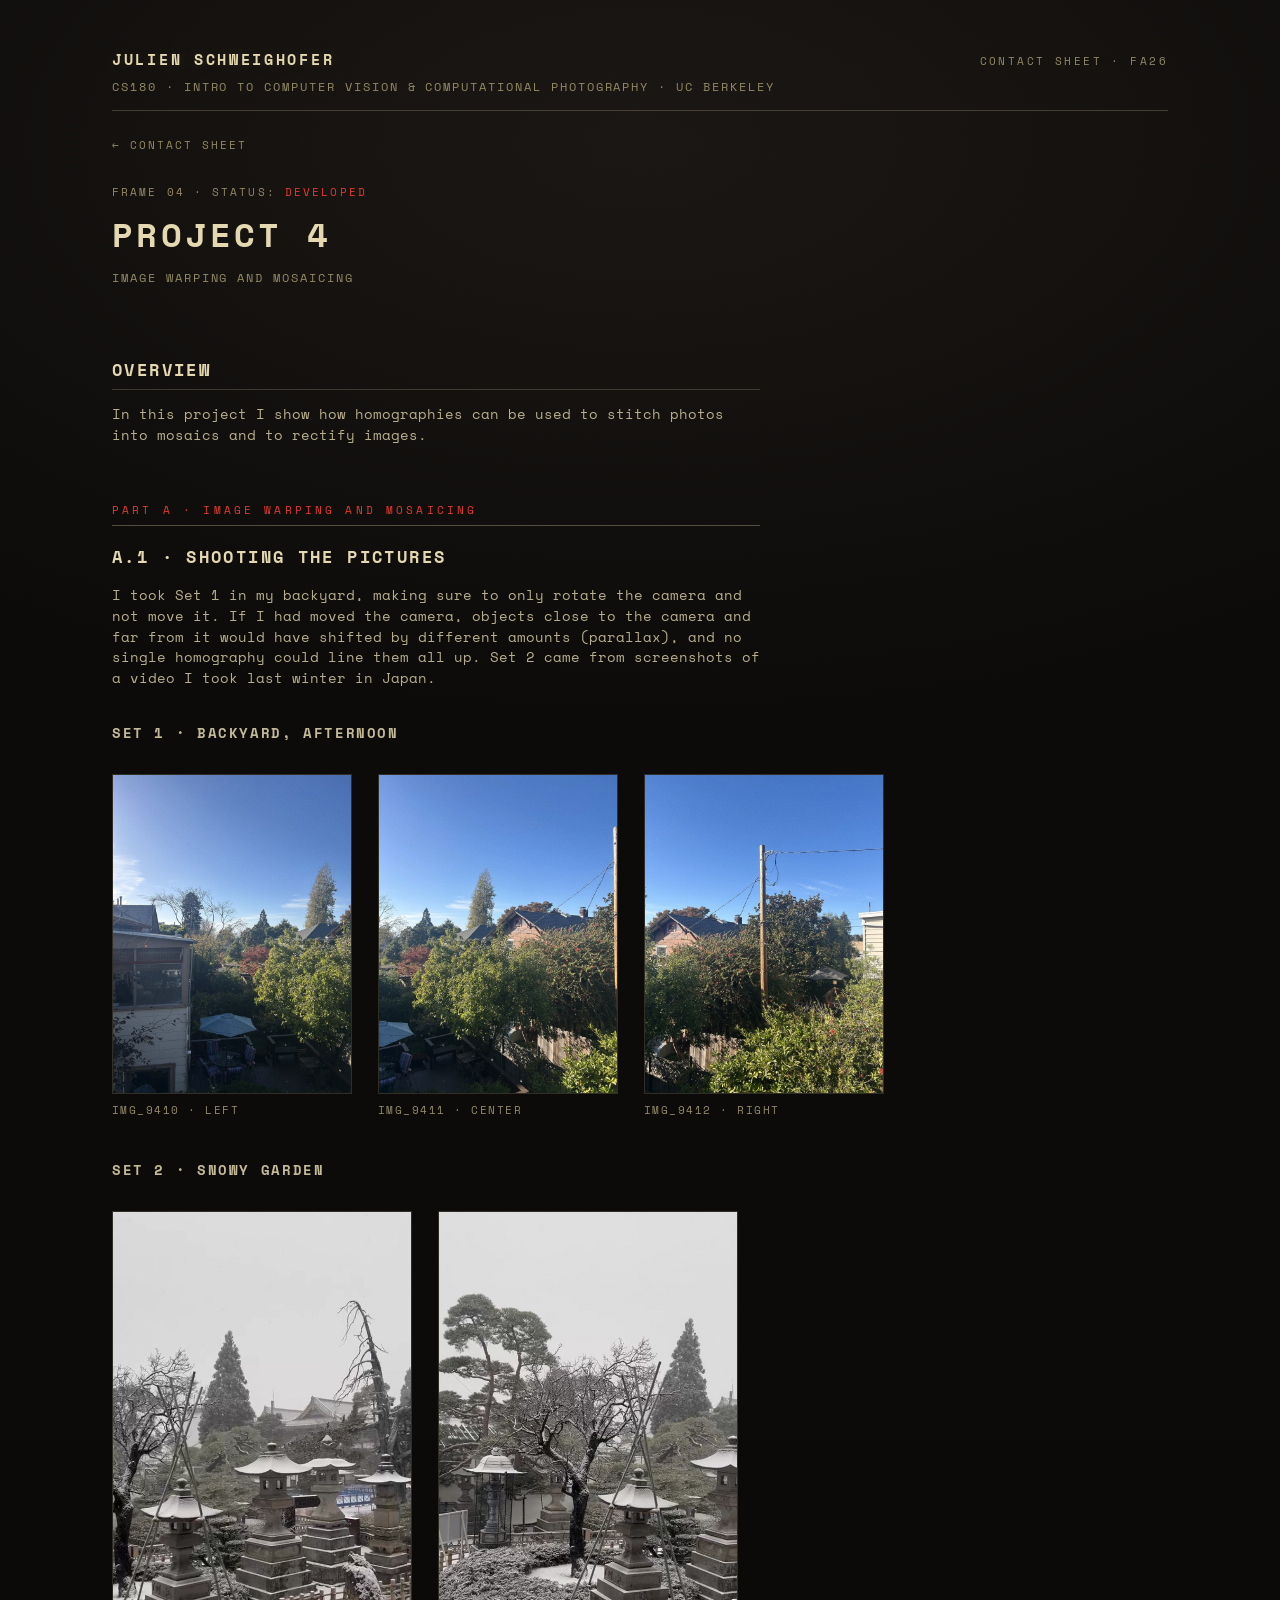
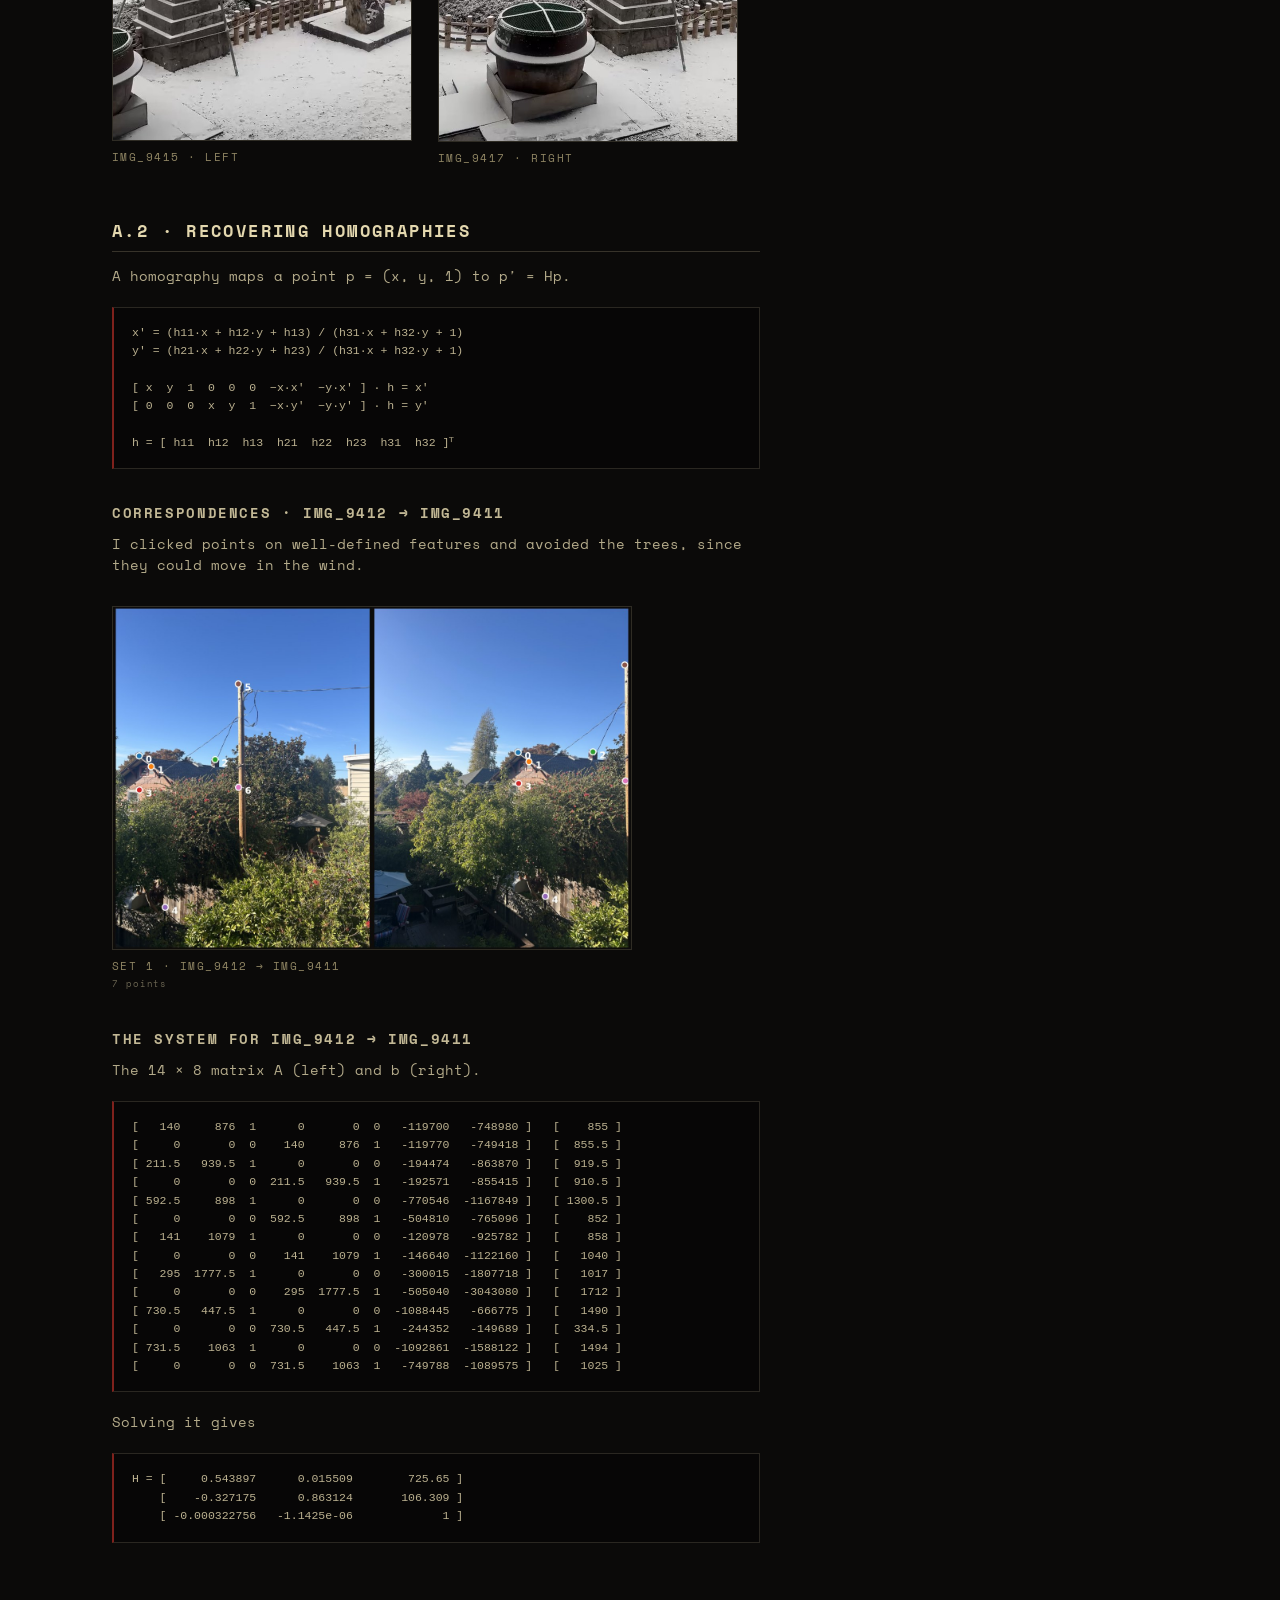
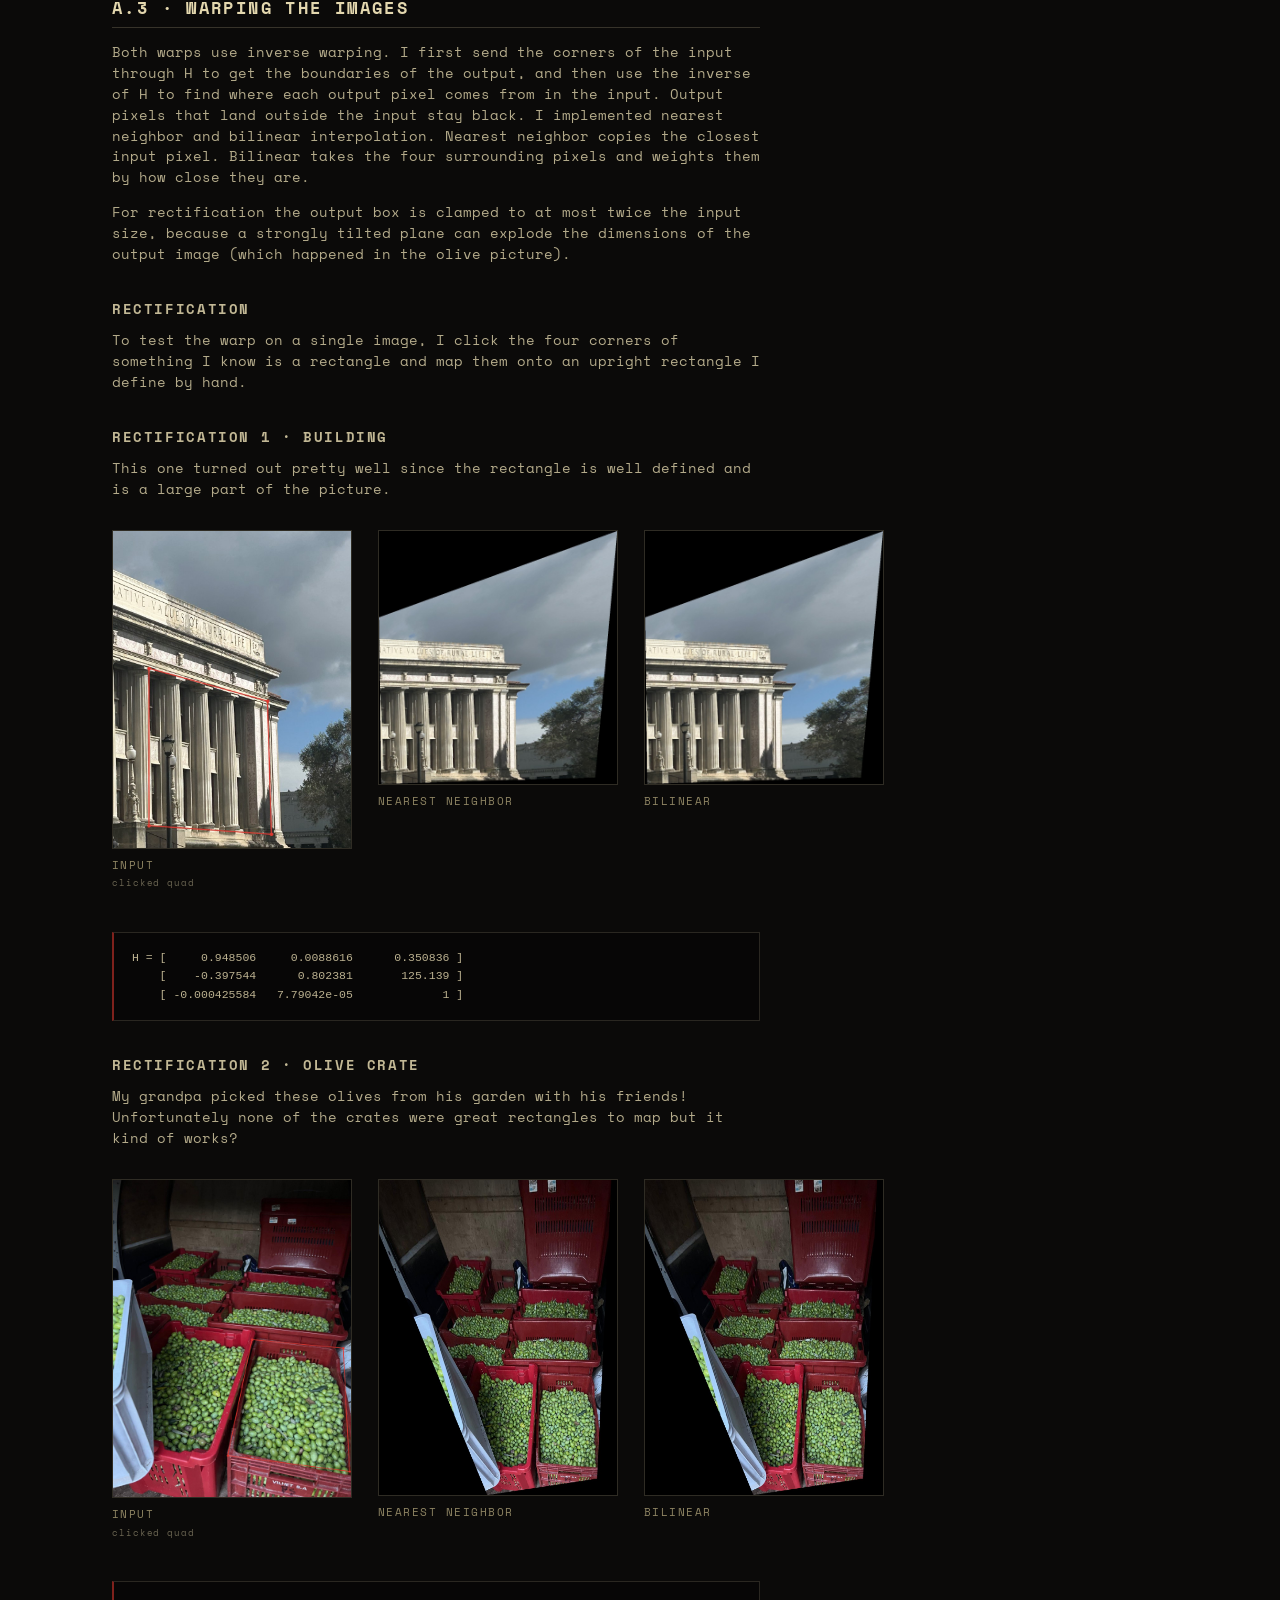
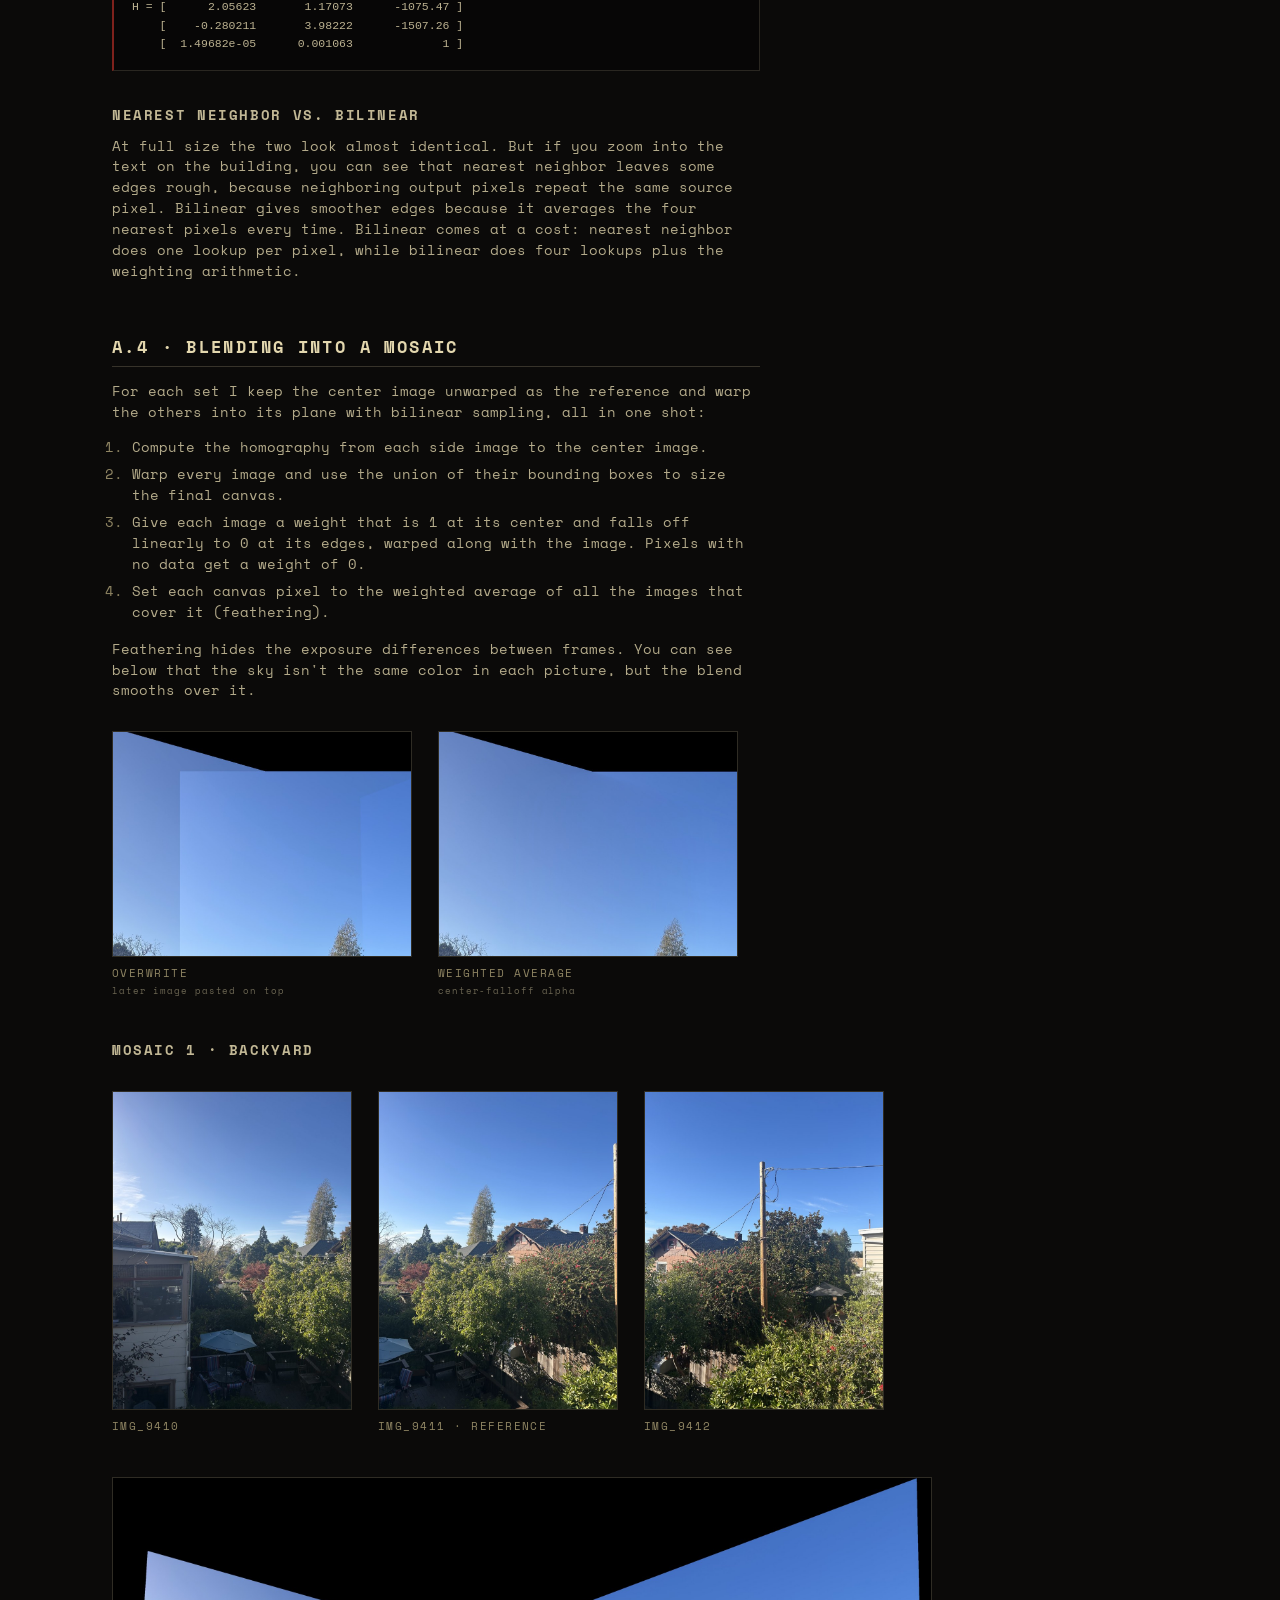
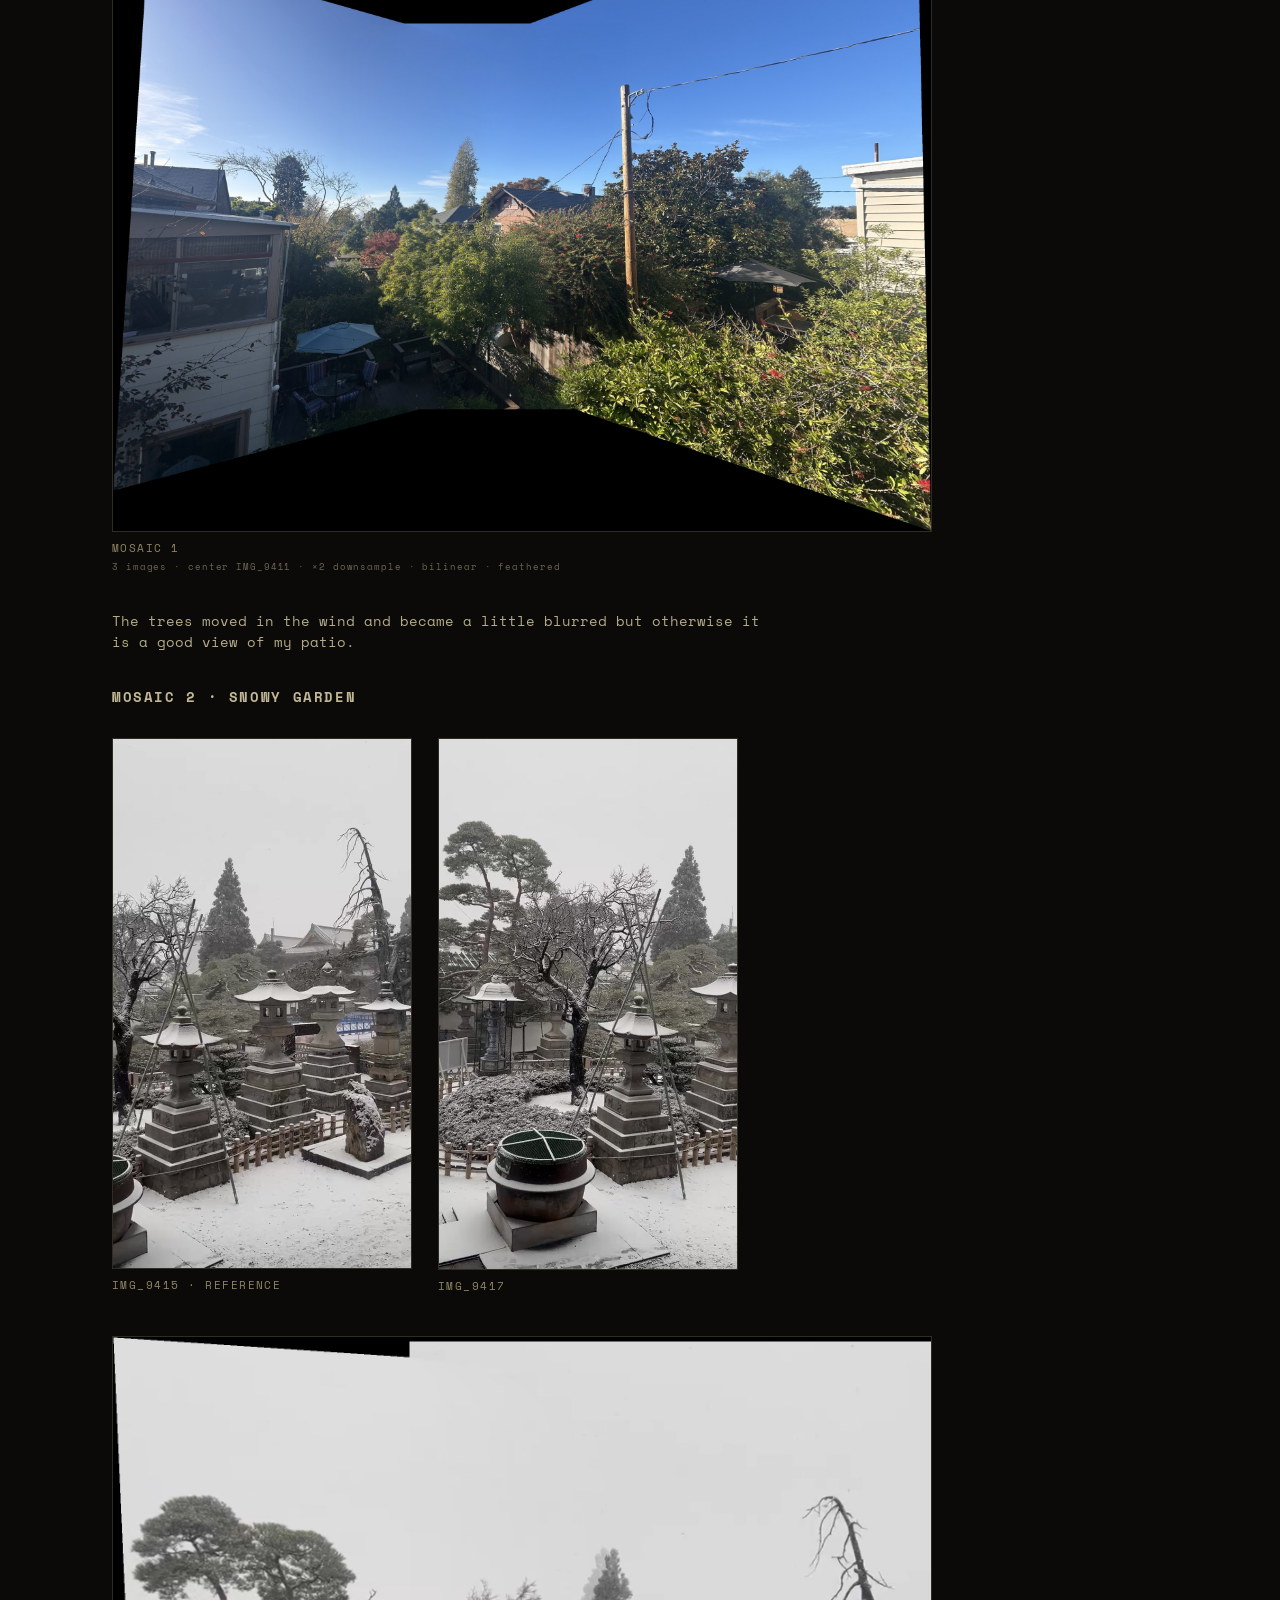
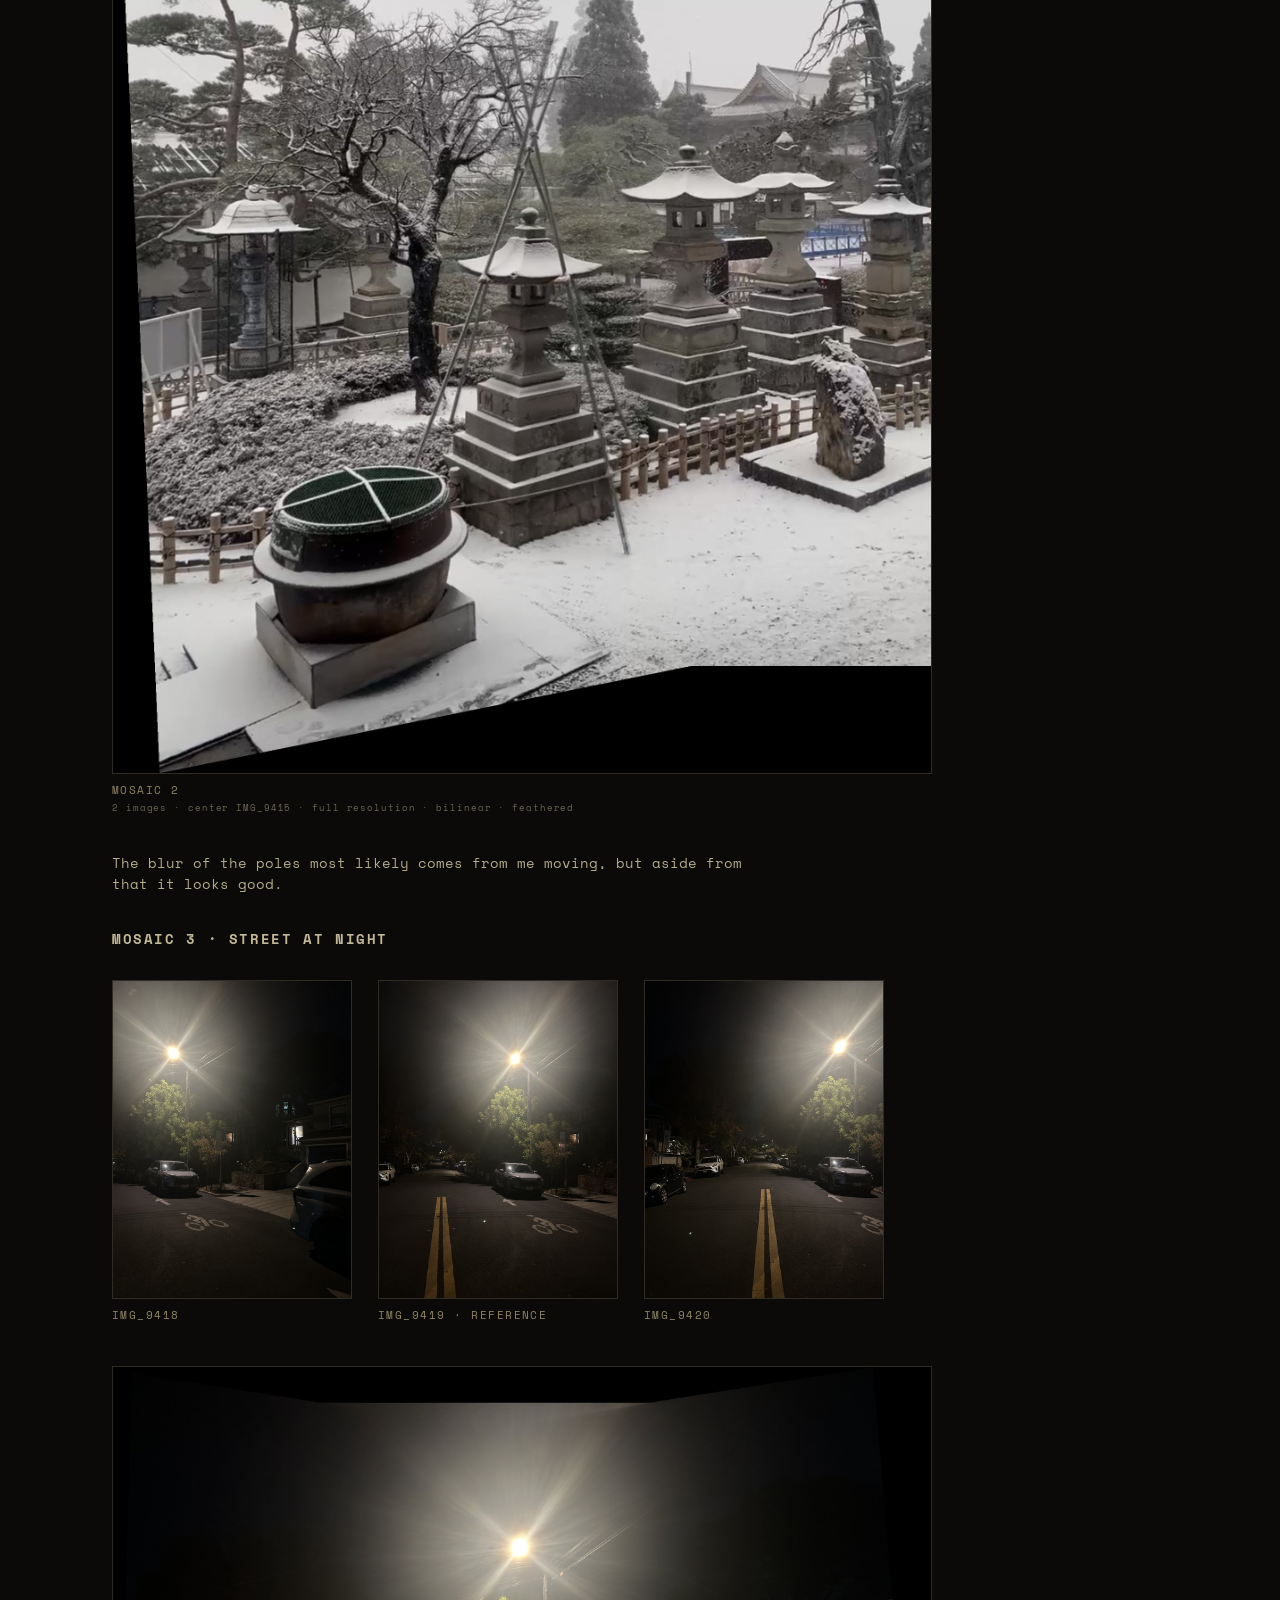
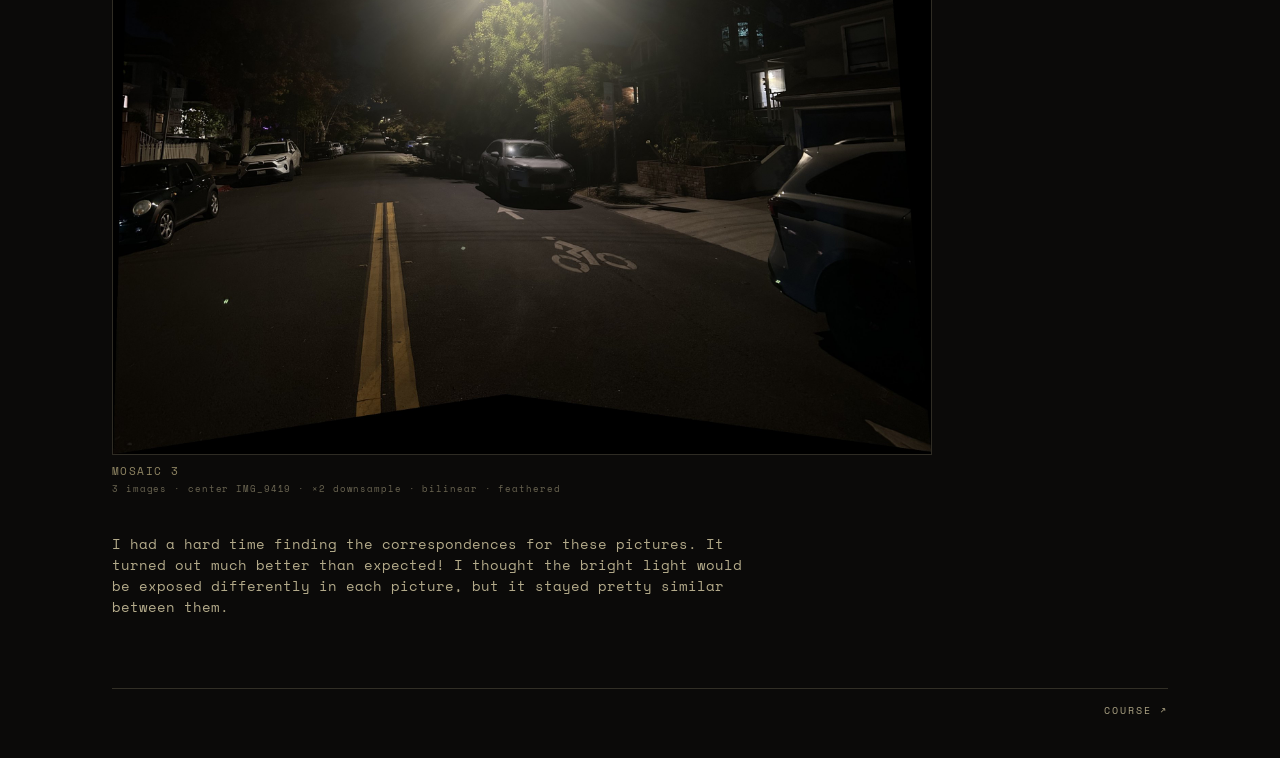
<file: 180/4/index.html>
<!doctype html>
<html lang="en">
<head>
<meta charset="utf-8">
<meta name="viewport" content="width=device-width, initial-scale=1">
<title>Project 4 · CS180 · Julien Schweighofer</title>
<meta name="description" content="Project 4 — Image warping and mosaicing. CS180 (UC Berkeley, Fall 2026), Julien Schweighofer.">
<link rel="icon" href="data:image/svg+xml,%3Csvg xmlns='http://www.w3.org/2000/svg' viewBox='0 0 32 32'%3E%3Crect width='32' height='32' rx='5' fill='%230e0d0b'/%3E%3Crect x='5' y='9' width='22' height='15' rx='2' fill='none' stroke='%23e3d7ae' stroke-width='2'/%3E%3Ccircle cx='25.5' cy='7' r='3.6' fill='%23e2382f'/%3E%3C/svg%3E">
<link rel="preconnect" href="https://fonts.googleapis.com">
<link rel="preconnect" href="https://fonts.gstatic.com" crossorigin>
<link href="https://fonts.googleapis.com/css2?family=Space+Mono:ital,wght@0,400;0,700;1,400&display=swap" rel="stylesheet">
<link rel="stylesheet" href="../assets/style.css">
</head>
<body class="framepage">
<div class="sheet">

  <header class="masthead">
    <div class="row1">
      <h1><a href="../">Julien Schweighofer</a></h1>
      <span class="sheetno">Contact sheet · FA26</span>
    </div>
    <p class="course">CS180 · Intro to Computer Vision &amp; Computational Photography · UC Berkeley</p>
  </header>

  <a class="back" href="../">← Contact sheet</a>

  <p class="framemeta">Frame 04 · Status: <b>Developed</b></p>
  <h2 class="frametitle">Project 4</h2>
  <p class="subtitle">Image warping and mosaicing</p>

  <main class="writeup">

    <h2>Overview</h2>
    <p>In this project I show how homographies can be used to stitch photos into mosaics and to rectify images.</p>
    <p class="part">Part A · Image warping and mosaicing</p>

    <h2>A.1 · Shooting the pictures</h2>
    <p>I took Set 1 in my backyard, making sure to only rotate the camera and not move it. If I had moved the camera, objects close to
      the camera and far from it would have shifted by different amounts (parallax), and no single homography could line them all up.
      Set 2 came from screenshots of a video I took last winter in Japan.
    </p>
    <h3>Set 1 · Backyard, afternoon</h3>
    <div class="row3">
      <figure><img src="media/mosaic1_IMG_9410.jpg" alt="Left frame: the house next door and a patio with an umbrella"><figcaption>IMG_9410 · left</figcaption></figure>
      <figure><img src="media/mosaic1_IMG_9411.jpg" alt="Center frame: trees, a tall conifer and a brick house roof"><figcaption>IMG_9411 · center</figcaption></figure>
      <figure><img src="media/mosaic1_IMG_9412.jpg" alt="Right frame: a utility pole, flowering bushes and a white house"><figcaption>IMG_9412 · right</figcaption></figure>
    </div>

    <h3>Set 2 · Snowy garden</h3>
    <div class="row2">
      <figure><img src="media/mosaic2_IMG_9415.jpg" alt="Left frame: a snowy garden with stone lanterns and a bare tree"><figcaption>IMG_9415 · left</figcaption></figure>
      <figure><img src="media/mosaic2_IMG_9417.jpg" alt="Right frame: more stone lanterns, a fence and a temple roof"><figcaption>IMG_9417 · right</figcaption></figure>
    </div>

    <h2>A.2 · Recovering homographies</h2>
    <p>A homography maps a point p = (x, y, 1) to p′ = Hp.</p>

<pre><code>x' = (h11·x + h12·y + h13) / (h31·x + h32·y + 1)
y' = (h21·x + h22·y + h23) / (h31·x + h32·y + 1)

[ x  y  1  0  0  0  −x·x'  −y·x' ] · h = x'
[ 0  0  0  x  y  1  −x·y'  −y·y' ] · h = y'

h = [ h11  h12  h13  h21  h22  h23  h31  h32 ]ᵀ</code></pre>

    
    <h3>Correspondences · IMG_9412 → IMG_9411</h3>
    <p>I clicked points on well-defined features and avoided the trees, since they could move in the wind.</p>

    <figure class="pair">
      <img src="media/points_IMG_9412_IMG_9411.jpg" alt="IMG_9412 and IMG_9411 side by side with 7 numbered matching points">
      <figcaption>Set 1 · IMG_9412 → IMG_9411<span class="offs">7 points</span></figcaption>
    </figure>

    <h3>The system for IMG_9412 → IMG_9411</h3>
    <p>The 14 × 8 matrix A (left) and b (right).</p>
<pre><code>[   140     876  1      0       0  0   -119700   -748980 ]   [    855 ]
[     0       0  0    140     876  1   -119770   -749418 ]   [  855.5 ]
[ 211.5   939.5  1      0       0  0   -194474   -863870 ]   [  919.5 ]
[     0       0  0  211.5   939.5  1   -192571   -855415 ]   [  910.5 ]
[ 592.5     898  1      0       0  0   -770546  -1167849 ]   [ 1300.5 ]
[     0       0  0  592.5     898  1   -504810   -765096 ]   [    852 ]
[   141    1079  1      0       0  0   -120978   -925782 ]   [    858 ]
[     0       0  0    141    1079  1   -146640  -1122160 ]   [   1040 ]
[   295  1777.5  1      0       0  0   -300015  -1807718 ]   [   1017 ]
[     0       0  0    295  1777.5  1   -505040  -3043080 ]   [   1712 ]
[ 730.5   447.5  1      0       0  0  -1088445   -666775 ]   [   1490 ]
[     0       0  0  730.5   447.5  1   -244352   -149689 ]   [  334.5 ]
[ 731.5    1063  1      0       0  0  -1092861  -1588122 ]   [   1494 ]
[     0       0  0  731.5    1063  1   -749788  -1089575 ]   [   1025 ]</code></pre>

    <p>Solving it gives</p>
<pre><code>H = [     0.543897      0.015509        725.65 ]
    [    -0.327175      0.863124       106.309 ]
    [ -0.000322756   -1.1425e-06             1 ]</code></pre>

    <h2>A.3 · Warping the images</h2>
    <p>Both warps use inverse warping. I first send the corners of the input through H to get the boundaries of the output, and then use the inverse of H to find where each output pixel comes from in the input. Output pixels that land outside the
      input stay black. I implemented nearest neighbor and bilinear interpolation. Nearest neighbor copies the closest input pixel. Bilinear
      takes the four surrounding pixels and weights them by how close they are.
    </p>
    <p>For rectification the output box is clamped to at most twice the input size, because a strongly 
      tilted plane can explode the dimensions of the output image (which happened in the olive picture).</p>


    <h3>Rectification</h3>
    <p>To test the warp on a single image, I click the four corners of something I know is a rectangle and map them onto an upright rectangle I define by hand.</p>

    <h3>Rectification 1 · Building</h3>
    <p>This one turned out pretty well since the rectangle is well defined and is a large part of the picture.</p>
    <div class="row3">
      <figure><img src="media/rect_IMG_9161_input.jpg" alt="Building facade shot from below at an angle, with a red quadrilateral around one bay of columns"><figcaption>input<span class="offs">clicked quad</span></figcaption></figure>
      <figure><img src="media/rect_IMG_9161_nn.jpg" alt="The facade rectified with nearest-neighbor sampling: columns vertical, inscription level"><figcaption>nearest neighbor</figcaption></figure>
      <figure><img src="media/rect_IMG_9161_bil.jpg" alt="The same rectification with bilinear sampling"><figcaption>bilinear</figcaption></figure>
    </div>
<pre><code>H = [     0.948506     0.0088616      0.350836 ]
    [    -0.397544      0.802381       125.139 ]
    [ -0.000425584   7.79042e-05             1 ]</code></pre>

    <h3>Rectification 2 · Olive crate</h3>
    <p>My grandpa picked these olives from his garden with his friends! Unfortunately none of the crates were great rectangles to map but it kind of works? </p>
      <div class="row3">
      <figure><img src="media/rect_rect2_input.jpg" alt="Red crates full of green olives seen at an angle, with a red quadrilateral around the top of one crate"><figcaption>input<span class="offs">clicked quad</span></figcaption></figure>
      <figure><img src="media/rect_rect2_nn.jpg" alt="The crates rectified with nearest-neighbor sampling, seen from straight above"><figcaption>nearest neighbor</figcaption></figure>
      <figure><img src="media/rect_rect2_bil.jpg" alt="The same rectification with bilinear sampling"><figcaption>bilinear</figcaption></figure>
    </div>
<pre><code>H = [      2.05623       1.17073      -1075.47 ]
    [    -0.280211       3.98222      -1507.26 ]
    [  1.49682e-05      0.001063             1 ]</code></pre>

    <h3>Nearest neighbor vs. bilinear</h3>
    <p>At full size the two look almost identical. But if you zoom into the text on the building, you can see that nearest neighbor leaves some edges rough, because neighboring output pixels repeat the same source pixel.
      Bilinear gives smoother edges because it averages the four nearest pixels every time. Bilinear comes at a cost: nearest neighbor does one lookup per pixel, while bilinear does four lookups plus the weighting arithmetic.</p>

    <h2>A.4 · Blending into a mosaic</h2>
    <p>For each set I keep the center image unwarped as the reference and warp the others into its plane with bilinear sampling, all in one shot:</p>
    <ol>
      <li>Compute the homography from each side image to the center image.</li>
      <li>Warp every image and use the union of their bounding boxes to size the final canvas.</li>
      <li>Give each image a weight that is 1 at its center and falls off linearly to 0 at its edges, warped along with the image. Pixels with no data get a weight of 0.</li>
      <li>Set each canvas pixel to the weighted average of all the images that cover it (feathering).</li>
    </ol>

    <p>Feathering hides the exposure differences between frames. You can see below that the sky isn't the same color in each picture, but the blend smooths over it.</p>
    <div class="row2">
      <figure><img src="media/seam_over.jpg" alt="Sky region of set 1 where each warped image is pasted over the previous one, with visible rectangular seams"><figcaption>overwrite<span class="offs">later image pasted on top</span></figcaption></figure>
      <figure><img src="media/seam_blend.jpg" alt="The same sky region with weighted averaging, seams gone"><figcaption>weighted average<span class="offs">center-falloff alpha</span></figcaption></figure>
    </div>
    

    <h3>Mosaic 1 · Backyard</h3>
    <div class="row3">
      <figure><img src="media/mosaic1_IMG_9410.jpg" alt="Source: left frame of the backyard"><figcaption>IMG_9410</figcaption></figure>
      <figure><img src="media/mosaic1_IMG_9411.jpg" alt="Source: center frame of the backyard, used as the reference"><figcaption>IMG_9411 · reference</figcaption></figure>
      <figure><img src="media/mosaic1_IMG_9412.jpg" alt="Source: right frame of the backyard"><figcaption>IMG_9412</figcaption></figure>
    </div>
    <figure class="wide">
      <img src="media/mosaic1.jpg" alt="Three-image backyard mosaic: the neighbor's house on the left, trees and rooftops in the middle, the utility pole and flowering bushes on the right, under one continuous blue sky">
      <figcaption>mosaic 1<span class="offs">3 images · center IMG_9411 · ×2 downsample · bilinear · feathered</span></figcaption>
    </figure>
    <p>The trees moved in the wind and became a little blurred but otherwise it is a good view of my patio. </p>

    <h3>Mosaic 2 · Snowy garden</h3>
    <div class="row2">
      <figure><img src="media/mosaic2_IMG_9415.jpg" alt="Source: left frame of the snowy garden, used as the reference"><figcaption>IMG_9415 · reference</figcaption></figure>
      <figure><img src="media/mosaic2_IMG_9417.jpg" alt="Source: right frame of the snowy garden"><figcaption>IMG_9417</figcaption></figure>
    </div>
    <figure class="wide">
      <img src="media/mosaic2.jpg" alt="Two-image mosaic of the snowy garden: stone lanterns, a staked tree and a bronze basin in the foreground, pines and a temple roof behind">
      <figcaption>mosaic 2<span class="offs">2 images · center IMG_9415 · full resolution · bilinear · feathered</span></figcaption>
    </figure>
    <p>The blur of the poles most likely comes from me moving, but aside from that it looks good.</p>

    <h3>Mosaic 3 · Street at night</h3>
    <div class="row3">
      <figure><img src="media/mosaic3_IMG_9418.jpg" alt="Source: left frame of the night street"><figcaption>IMG_9418</figcaption></figure>
      <figure><img src="media/mosaic3_IMG_9419.jpg" alt="Source: center frame of the night street, used as the reference"><figcaption>IMG_9419 · reference</figcaption></figure>
      <figure><img src="media/mosaic3_IMG_9420.jpg" alt="Source: right frame of the night street"><figcaption>IMG_9420</figcaption></figure>
    </div>
    <figure class="wide">
      <img src="media/mosaic3.jpg" alt="Three-image night mosaic: a street lamp glowing above the road, double yellow lines, parked cars on both sides and houses on the right">
      <figcaption>mosaic 3<span class="offs">3 images · center IMG_9419 · ×2 downsample · bilinear · feathered</span></figcaption>
    </figure>
    <p>I had a hard time finding the correspondences for these pictures. It turned out much better than expected! I thought the bright light would be exposed differently in each picture, but it
      stayed pretty similar between them.</p>
  </main>

  <footer>
    <span><a href="https://cal-cs180.github.io/fa26/" rel="noopener">Course ↗</a></span>
  </footer>

</div>
</body>
</html>
</file>
<file: assets/style.css>
/* ————————————————————————————————————————————————————————
   CS180 · contact sheet
   Negatives on a light table: film black, Kodak-cream edge
   print, Space Mono markings, one red china marker.
   ———————————————————————————————————————————————————————— */

:root {
  --table: #0b0a09;      /* the darkroom */
  --glow: #1a1613;       /* light-table glow */
  --film: #070606;       /* strip base */
  --neg: #16120e;        /* undeveloped frame */
  --neg-hot: #201a13;    /* frame under the loupe */
  --cream: #e3d7ae;      /* edge print */
  --cream-dim: #8f8563;
  --red: #e2382f;        /* china marker / safelight */
}

* { box-sizing: border-box; }
html { color-scheme: dark; }

body {
  margin: 0;
  min-height: 100vh;
  font: 400 15px/1.55 "Space Mono", "Courier New", monospace;
  color: var(--cream);
  background: var(--table) radial-gradient(120% 90% at 50% 16%, var(--glow), var(--table) 72%);
  background-attachment: fixed;
  overflow-x: hidden;
}

/* film grain, flickering */
body::after {
  content: "";
  position: fixed;
  inset: -60%;
  pointer-events: none;
  z-index: 99;
  background: url("data:image/svg+xml,%3Csvg xmlns='http://www.w3.org/2000/svg' width='240' height='240'%3E%3Cfilter id='n'%3E%3CfeTurbulence type='fractalNoise' baseFrequency='0.8' numOctaves='3' stitchTiles='stitch'/%3E%3CfeColorMatrix type='saturate' values='0'/%3E%3C/filter%3E%3Crect width='240' height='240' filter='url(%23n)'/%3E%3C/svg%3E");
  opacity: .13;
  mix-blend-mode: overlay;
  animation: grain .9s steps(1) infinite;
}

@keyframes grain {
  0%, 100% { transform: translate(0, 0); }
  13% { transform: translate(-2%, 3%); }
  25% { transform: translate(3%, -2%); }
  38% { transform: translate(-3%, -3%); }
  50% { transform: translate(2%, 2%); }
  63% { transform: translate(-2%, 1%); }
  75% { transform: translate(3%, 3%); }
  88% { transform: translate(-1%, -2%); }
}

::selection { background: var(--red); color: var(--table); }

a { color: inherit; text-decoration: none; }

.sheet {
  max-width: 1120px;
  margin: 0 auto;
  padding: clamp(22px, 4vw, 48px) clamp(16px, 3vw, 32px) 40px;
  display: flex;
  flex-direction: column;
  min-height: 100vh;
}

/* ——— masthead: film edge-print ——— */

.masthead {
  border-bottom: 1px solid rgba(227, 215, 174, .22);
  padding-bottom: 14px;
}

.masthead .row1 {
  display: flex;
  justify-content: space-between;
  align-items: baseline;
  gap: 8px 20px;
  flex-wrap: wrap;
}

h1 {
  margin: 0;
  font-size: clamp(19px, 2.6vw, 28px);
  font-weight: 700;
  letter-spacing: .14em;
  text-transform: uppercase;
  text-shadow: 0 0 16px rgba(227, 215, 174, .18);
}

h1 a:hover { color: var(--red); }

.sheetno {
  font-size: 11px;
  letter-spacing: .22em;
  text-transform: uppercase;
  color: var(--cream-dim);
  white-space: nowrap;
}

.course {
  margin: 7px 0 0;
  font-size: 11.5px;
  letter-spacing: .17em;
  text-transform: uppercase;
  color: var(--cream-dim);
}

/* ——— the strip ——— */

.strip {
  display: flex;
  flex-wrap: wrap;
  row-gap: 28px;
  column-gap: 0;
  margin: clamp(38px, 9vh, 92px) 0 56px;
  filter: drop-shadow(0 16px 22px rgba(0, 0, 0, .55));
}

.frame {
  display: block;
  width: clamp(148px, 18vw, 200px);
  background: var(--film);
  position: relative;
}

.frame:focus-visible {
  outline: 1px dashed rgba(226, 56, 47, .7);
  outline-offset: 4px;
}

/* sprocket rails */
.rail {
  display: block;
  height: 15px;
  background-color: var(--film);
  background-image: url("data:image/svg+xml,%3Csvg xmlns='http://www.w3.org/2000/svg' width='25' height='15' viewBox='0 0 25 15'%3E%3Crect x='6.5' y='3.5' width='12' height='8' rx='2' fill='%23171310'/%3E%3C/svg%3E");
  background-repeat: repeat-x;
  background-position: left center;
  background-size: 25px 15px;
}

/* edge-print band under the image */
.edgeline {
  display: flex;
  justify-content: space-between;
  align-items: center;
  gap: 6px;
  padding: 2px 7px 3px;
  background: var(--film);
  font-size: 8.5px;
  letter-spacing: .14em;
  text-transform: uppercase;
  color: rgba(227, 215, 174, .55);
  white-space: nowrap;
}

.edgeline b { font-weight: 400; color: rgba(227, 215, 174, .8); }

/* the image area */
.pic {
  position: relative;
  display: flex;
  flex-direction: column;
  justify-content: flex-end;
  aspect-ratio: 3 / 2;
  margin: 0 5px;
  background: var(--neg);
  border-radius: 2px;
  overflow: hidden;
  transition: background .35s ease;
}

/* latent image, one per frame */
.pic::before {
  content: "";
  position: absolute;
  inset: 0;
  opacity: .15;
  transition: opacity .35s ease;
}

.f1 .pic::before {
  background: linear-gradient(90deg,
    transparent 0 8%, rgba(227, 215, 174, .42) 8% 30%,
    transparent 30% 40%, rgba(227, 215, 174, .24) 40% 62%,
    transparent 62% 72%, rgba(227, 215, 174, .34) 72% 94%,
    transparent 94%);
}

.f2 .pic::before {
  background: repeating-radial-gradient(circle at 50% 42%,
    rgba(227, 215, 174, .5) 0 1.5px, transparent 1.5px 15px);
}

.f3 .pic::before {
  background: repeating-linear-gradient(33deg,
    rgba(227, 215, 174, .45) 0 1px, transparent 1px 8px);
}

.f4 .pic::before {
  background:
    linear-gradient(rgba(227, 215, 174, .4) 1px, transparent 1px),
    linear-gradient(90deg, rgba(227, 215, 174, .4) 1px, transparent 1px);
  background-size: 17px 17px;
}

.ff .pic::before {
  background: repeating-conic-gradient(from 8deg at 50% 56%,
    rgba(227, 215, 174, .34) 0 3deg, transparent 3deg 17deg);
}

/* developed frames: the photo shows through */
.pic .shot {
  position: absolute;
  inset: 0;
  width: 100%;
  height: 100%;
  object-fit: cover;
  opacity: .58;
  filter: saturate(.75) contrast(.96);
  transition: opacity .35s ease, filter .35s ease;
}

.has-shot .pic::before { content: none; }

.has-shot .meta {
  background: linear-gradient(180deg, rgba(7, 6, 6, 0), rgba(7, 6, 6, .82) 62%);
  padding-top: 30px;
}

.has-shot .status { color: rgba(227, 215, 174, .8); }

.frame:hover .shot,
.frame:focus-visible .shot { opacity: 1; filter: saturate(1) contrast(1); }

/* vignette */
.pic::after {
  content: "";
  position: absolute;
  inset: 0;
  pointer-events: none;
  box-shadow: inset 0 0 30px 6px rgba(0, 0, 0, .55);
}

.meta {
  position: relative;
  padding: 10px 12px 12px;
}

.num {
  display: block;
  font-size: clamp(30px, 3.4vw, 40px);
  font-weight: 700;
  line-height: 1;
  color: rgba(227, 215, 174, .5);
  transition: color .35s ease;
}

.label {
  display: block;
  margin-top: 7px;
  font-size: 10px;
  letter-spacing: .2em;
  text-transform: uppercase;
  color: rgba(227, 215, 174, .72);
}

.status {
  display: block;
  margin-top: 2px;
  font-size: 8.5px;
  letter-spacing: .18em;
  text-transform: uppercase;
  color: var(--cream-dim);
  transition: color .35s ease;
}

/* china-marker circle, drawn on hover */
.mark {
  position: absolute;
  inset: 3% 2%;
  width: 96%;
  height: 94%;
  overflow: visible;
  pointer-events: none;
  transform: rotate(-3deg);
  z-index: 3;
}

.mark path {
  fill: none;
  stroke: var(--red);
  stroke-width: 4.5px;
  stroke-linecap: round;
  vector-effect: non-scaling-stroke;
  stroke-dasharray: 100 100;
  stroke-dashoffset: 100;
  opacity: 0;
  filter: drop-shadow(0 0 6px rgba(226, 56, 47, .4));
  transition: stroke-dashoffset .5s ease, opacity .25s linear;
}

.frame:hover .pic,
.frame:focus-visible .pic { background: var(--neg-hot); }

.frame:hover .pic::before,
.frame:focus-visible .pic::before { opacity: .4; }

.frame:hover .num,
.frame:focus-visible .num { color: var(--cream); }

.frame:hover .status,
.frame:focus-visible .status { color: var(--red); }

.frame:hover .mark path,
.frame:focus-visible .mark path { stroke-dashoffset: 0; opacity: .92; }

/* ——— footer ——— */

footer {
  margin-top: auto;
  padding-top: 14px;
  border-top: 1px solid rgba(227, 215, 174, .18);
  display: flex;
  flex-wrap: wrap;
  gap: 8px 26px;
  justify-content: flex-end;
  font-size: 10px;
  letter-spacing: .2em;
  text-transform: uppercase;
  color: var(--cream-dim);
}

footer a { color: rgba(227, 215, 174, .75); }
footer a:hover { color: var(--red); }

/* ——— project pages ——— */

.framepage h1 { font-size: 15px; letter-spacing: .18em; }

.back {
  display: inline-block;
  margin: 26px 0 30px;
  font-size: 11px;
  letter-spacing: .18em;
  text-transform: uppercase;
  color: var(--cream-dim);
}

.back:hover { color: var(--red); }

.framemeta {
  margin: 0 0 4px;
  font-size: 10.5px;
  letter-spacing: .2em;
  text-transform: uppercase;
  color: var(--cream-dim);
}

.framemeta b { font-weight: 400; color: var(--red); }

.frametitle {
  margin: 4px 0 30px;
  font-size: clamp(24px, 4vw, 34px);
  font-weight: 700;
  letter-spacing: .1em;
  text-transform: uppercase;
}

.subtitle {
  margin: -22px 0 34px;
  font-size: 11.5px;
  letter-spacing: .17em;
  text-transform: uppercase;
  color: var(--cream-dim);
}

/* the single undeveloped plate */
.plate {
  max-width: 720px;
  filter: drop-shadow(0 16px 22px rgba(0, 0, 0, .55));
}

.plate .pic {
  justify-content: center;
  margin: 0 6px;
}

.dev {
  position: relative;
  text-align: center;
  padding: 24px;
}

.devline { margin: 0; font-size: 15px; color: rgba(227, 215, 174, .85); }

.devsub {
  margin: 10px auto 0;
  max-width: 40ch;
  font-size: 10.5px;
  letter-spacing: .12em;
  text-transform: uppercase;
  color: var(--cream-dim);
}

/* ——— writeup defaults, for when the frames develop ——— */

.writeup { max-width: 72ch; margin: 36px 0 56px; }

.writeup h2 {
  margin: 38px 0 12px;
  font-size: 17px;
  letter-spacing: .14em;
  text-transform: uppercase;
  border-bottom: 1px solid rgba(227, 215, 174, .2);
  padding-bottom: 6px;
}

.writeup h3 {
  margin: 26px 0 8px;
  font-size: 13.5px;
  letter-spacing: .12em;
  text-transform: uppercase;
  color: rgba(227, 215, 174, .85);
}

.writeup p { margin: 0 0 14px; font-size: 13.5px; color: rgba(227, 215, 174, .78); }

.writeup a {
  color: var(--cream);
  text-decoration: underline;
  text-underline-offset: 3px;
}

.writeup a:hover { color: var(--red); }

.writeup img {
  display: block;
  max-width: 100%;
  border: 1px solid rgba(227, 215, 174, .18);
  background: var(--film);
}

.writeup figure { margin: 24px 0; }

.writeup figcaption {
  margin-top: 8px;
  font-size: 10.5px;
  letter-spacing: .14em;
  text-transform: uppercase;
  color: var(--cream-dim);
}

.writeup code {
  background: rgba(227, 215, 174, .08);
  padding: 1px 5px;
  font-family: inherit;
}

.writeup > h2:first-child { margin-top: 0; }

/* side-by-side comparison figures */
.writeup .row2,
.writeup .row3 { display: grid; gap: 14px; margin: 24px 0; }
.writeup .row2 { grid-template-columns: repeat(2, 1fr); }
.writeup .row3 { grid-template-columns: repeat(3, 1fr); }
.writeup .row2 figure,
.writeup .row3 figure { margin: 0; }

.writeup .fig-narrow img { max-width: 460px; margin: 0 auto; }
.writeup .fig-narrow figcaption { text-align: center; }

/* ——— small screens ——— */

@media (max-width: 560px) {
  .frame { width: clamp(148px, 44vw, 240px); }
}

@media (max-width: 640px) {
  .writeup .row2,
  .writeup .row3 { grid-template-columns: 1fr; }
}

@media (max-width: 660px) {
  .sheetno { display: none; }
}

@media (prefers-reduced-motion: reduce) {
  body::after { animation: none; }
  .pic, .pic::before, .num, .status, .mark path { transition: none; }
}

/* offsets table */
.writeup table {
  width: 100%;
  margin: 24px 0;
  border-collapse: collapse;
  font-size: 13px;
}

.writeup th,
.writeup td {
  padding: 7px 10px;
  text-align: left;
  border-bottom: 1px solid rgba(227, 215, 174, .14);
}

.writeup th {
  font-size: 10.5px;
  font-weight: 700;
  letter-spacing: .14em;
  text-transform: uppercase;
  color: var(--cream-dim);
  border-bottom-color: rgba(227, 215, 174, .3);
}

.writeup td { color: rgba(227, 215, 174, .78); }
.writeup td:first-child { color: var(--cream); }
.writeup tbody tr:hover td { background: rgba(227, 215, 174, .04); }

.writeup .tablewrap { overflow-x: auto; }

/* offsets under a figure caption — a step down from the title */
.writeup figcaption .offs {
  display: block;
  margin-top: 3px;
  font-size: 9px;
  letter-spacing: .1em;
  text-transform: none;
  color: rgba(227, 215, 174, .45);
}
</file>
<file: 180/assets/style.css>
/* ————————————————————————————————————————————————————————
   CS180 · contact sheet
   Negatives on a light table: film black, Kodak-cream edge
   print, Space Mono markings, one red china marker.
   ———————————————————————————————————————————————————————— */

:root {
  --table: #0b0a09;      /* the darkroom */
  --glow: #1a1613;       /* light-table glow */
  --film: #070606;       /* strip base */
  --neg: #16120e;        /* undeveloped frame */
  --neg-hot: #201a13;    /* frame under the loupe */
  --cream: #e3d7ae;      /* edge print */
  --cream-dim: #8f8563;
  --red: #e2382f;        /* china marker / safelight */
}

* { box-sizing: border-box; }
html { color-scheme: dark; }

body {
  margin: 0;
  min-height: 100vh;
  font: 400 15px/1.55 "Space Mono", "Courier New", monospace;
  color: var(--cream);
  background: var(--table) radial-gradient(120% 90% at 50% 16%, var(--glow), var(--table) 72%);
  background-attachment: fixed;
  overflow-x: hidden;
}

/* film grain, flickering */
body::after {
  content: "";
  position: fixed;
  inset: -60%;
  pointer-events: none;
  z-index: 99;
  background: url("data:image/svg+xml,%3Csvg xmlns='http://www.w3.org/2000/svg' width='240' height='240'%3E%3Cfilter id='n'%3E%3CfeTurbulence type='fractalNoise' baseFrequency='0.8' numOctaves='3' stitchTiles='stitch'/%3E%3CfeColorMatrix type='saturate' values='0'/%3E%3C/filter%3E%3Crect width='240' height='240' filter='url(%23n)'/%3E%3C/svg%3E");
  opacity: .13;
  mix-blend-mode: overlay;
  animation: grain .9s steps(1) infinite;
}

@keyframes grain {
  0%, 100% { transform: translate(0, 0); }
  13% { transform: translate(-2%, 3%); }
  25% { transform: translate(3%, -2%); }
  38% { transform: translate(-3%, -3%); }
  50% { transform: translate(2%, 2%); }
  63% { transform: translate(-2%, 1%); }
  75% { transform: translate(3%, 3%); }
  88% { transform: translate(-1%, -2%); }
}

::selection { background: var(--red); color: var(--table); }

a { color: inherit; text-decoration: none; }

.sheet {
  max-width: 1120px;
  margin: 0 auto;
  padding: clamp(22px, 4vw, 48px) clamp(16px, 3vw, 32px) 40px;
  display: flex;
  flex-direction: column;
  min-height: 100vh;
}

/* ——— masthead: film edge-print ——— */

.masthead {
  border-bottom: 1px solid rgba(227, 215, 174, .22);
  padding-bottom: 14px;
}

.masthead .row1 {
  display: flex;
  justify-content: space-between;
  align-items: baseline;
  gap: 8px 20px;
  flex-wrap: wrap;
}

h1 {
  margin: 0;
  font-size: clamp(19px, 2.6vw, 28px);
  font-weight: 700;
  letter-spacing: .14em;
  text-transform: uppercase;
  text-shadow: 0 0 16px rgba(227, 215, 174, .18);
}

h1 a:hover { color: var(--red); }

.sheetno {
  font-size: 11px;
  letter-spacing: .22em;
  text-transform: uppercase;
  color: var(--cream-dim);
  white-space: nowrap;
}

.course {
  margin: 7px 0 0;
  font-size: 11.5px;
  letter-spacing: .17em;
  text-transform: uppercase;
  color: var(--cream-dim);
}

/* ——— the strip ——— */

.strip {
  display: flex;
  flex-wrap: wrap;
  row-gap: 28px;
  column-gap: 0;
  margin: clamp(38px, 9vh, 92px) 0 56px;
  filter: drop-shadow(0 16px 22px rgba(0, 0, 0, .55));
}

.frame {
  display: block;
  width: clamp(148px, 18vw, 200px);
  background: var(--film);
  position: relative;
}

.frame:focus-visible {
  outline: 1px dashed rgba(226, 56, 47, .7);
  outline-offset: 4px;
}

/* sprocket rails */
.rail {
  display: block;
  height: 15px;
  background-color: var(--film);
  background-image: url("data:image/svg+xml,%3Csvg xmlns='http://www.w3.org/2000/svg' width='25' height='15' viewBox='0 0 25 15'%3E%3Crect x='6.5' y='3.5' width='12' height='8' rx='2' fill='%23171310'/%3E%3C/svg%3E");
  background-repeat: repeat-x;
  background-position: left center;
  background-size: 25px 15px;
}

/* edge-print band under the image */
.edgeline {
  display: flex;
  justify-content: space-between;
  align-items: center;
  gap: 6px;
  padding: 2px 7px 3px;
  background: var(--film);
  font-size: 8.5px;
  letter-spacing: .14em;
  text-transform: uppercase;
  color: rgba(227, 215, 174, .55);
  white-space: nowrap;
}

.edgeline b { font-weight: 400; color: rgba(227, 215, 174, .8); }

/* the image area */
.pic {
  position: relative;
  display: flex;
  flex-direction: column;
  justify-content: flex-end;
  aspect-ratio: 3 / 2;
  margin: 0 5px;
  background: var(--neg);
  border-radius: 2px;
  overflow: hidden;
  transition: background .35s ease;
}

/* latent image, one per frame */
.pic::before {
  content: "";
  position: absolute;
  inset: 0;
  opacity: .15;
  transition: opacity .35s ease;
}

.f1 .pic::before {
  background: linear-gradient(90deg,
    transparent 0 8%, rgba(227, 215, 174, .42) 8% 30%,
    transparent 30% 40%, rgba(227, 215, 174, .24) 40% 62%,
    transparent 62% 72%, rgba(227, 215, 174, .34) 72% 94%,
    transparent 94%);
}

.f2 .pic::before {
  background: repeating-radial-gradient(circle at 50% 42%,
    rgba(227, 215, 174, .5) 0 1.5px, transparent 1.5px 15px);
}

.f3 .pic::before {
  background: repeating-linear-gradient(33deg,
    rgba(227, 215, 174, .45) 0 1px, transparent 1px 8px);
}

.f4 .pic::before {
  background:
    linear-gradient(rgba(227, 215, 174, .4) 1px, transparent 1px),
    linear-gradient(90deg, rgba(227, 215, 174, .4) 1px, transparent 1px);
  background-size: 17px 17px;
}

.ff .pic::before {
  background: repeating-conic-gradient(from 8deg at 50% 56%,
    rgba(227, 215, 174, .34) 0 3deg, transparent 3deg 17deg);
}

/* developed frames: the photo shows through */
.pic .shot {
  position: absolute;
  inset: 0;
  width: 100%;
  height: 100%;
  object-fit: cover;
  opacity: .58;
  filter: saturate(.75) contrast(.96);
  transition: opacity .35s ease, filter .35s ease;
}

.has-shot .pic::before { content: none; }

.has-shot .meta {
  background: linear-gradient(180deg, rgba(7, 6, 6, 0), rgba(7, 6, 6, .82) 62%);
  padding-top: 30px;
}

.has-shot .status { color: rgba(227, 215, 174, .8); }

.frame:hover .shot,
.frame:focus-visible .shot { opacity: 1; filter: saturate(1) contrast(1); }

/* vignette */
.pic::after {
  content: "";
  position: absolute;
  inset: 0;
  pointer-events: none;
  box-shadow: inset 0 0 30px 6px rgba(0, 0, 0, .55);
}

.meta {
  position: relative;
  padding: 10px 12px 12px;
}

.num {
  display: block;
  font-size: clamp(30px, 3.4vw, 40px);
  font-weight: 700;
  line-height: 1;
  color: rgba(227, 215, 174, .5);
  transition: color .35s ease;
}

.label {
  display: block;
  margin-top: 7px;
  font-size: 10px;
  letter-spacing: .2em;
  text-transform: uppercase;
  color: rgba(227, 215, 174, .72);
}

.status {
  display: block;
  margin-top: 2px;
  font-size: 8.5px;
  letter-spacing: .18em;
  text-transform: uppercase;
  color: var(--cream-dim);
  transition: color .35s ease;
}

/* china-marker circle, drawn on hover */
.mark {
  position: absolute;
  inset: 3% 2%;
  width: 96%;
  height: 94%;
  overflow: visible;
  pointer-events: none;
  transform: rotate(-3deg);
  z-index: 3;
}

.mark path {
  fill: none;
  stroke: var(--red);
  stroke-width: 4.5px;
  stroke-linecap: round;
  vector-effect: non-scaling-stroke;
  stroke-dasharray: 100 100;
  stroke-dashoffset: 100;
  opacity: 0;
  filter: drop-shadow(0 0 6px rgba(226, 56, 47, .4));
  transition: stroke-dashoffset .5s ease, opacity .25s linear;
}

.frame:hover .pic,
.frame:focus-visible .pic { background: var(--neg-hot); }

.frame:hover .pic::before,
.frame:focus-visible .pic::before { opacity: .4; }

.frame:hover .num,
.frame:focus-visible .num { color: var(--cream); }

.frame:hover .status,
.frame:focus-visible .status { color: var(--red); }

.frame:hover .mark path,
.frame:focus-visible .mark path { stroke-dashoffset: 0; opacity: .92; }

/* ——— footer ——— */

footer {
  margin-top: auto;
  padding-top: 14px;
  border-top: 1px solid rgba(227, 215, 174, .18);
  display: flex;
  flex-wrap: wrap;
  gap: 8px 26px;
  justify-content: flex-end;
  font-size: 10px;
  letter-spacing: .2em;
  text-transform: uppercase;
  color: var(--cream-dim);
}

footer a { color: rgba(227, 215, 174, .75); }
footer a:hover { color: var(--red); }

/* ——— project pages ——— */

.framepage h1 { font-size: 15px; letter-spacing: .18em; }

.back {
  display: inline-block;
  margin: 26px 0 30px;
  font-size: 11px;
  letter-spacing: .18em;
  text-transform: uppercase;
  color: var(--cream-dim);
}

.back:hover { color: var(--red); }

.framemeta {
  margin: 0 0 4px;
  font-size: 10.5px;
  letter-spacing: .2em;
  text-transform: uppercase;
  color: var(--cream-dim);
}

.framemeta b { font-weight: 400; color: var(--red); }

.frametitle {
  margin: 4px 0 30px;
  font-size: clamp(24px, 4vw, 34px);
  font-weight: 700;
  letter-spacing: .1em;
  text-transform: uppercase;
}

.subtitle {
  margin: -22px 0 34px;
  font-size: 11.5px;
  letter-spacing: .17em;
  text-transform: uppercase;
  color: var(--cream-dim);
}

/* the single undeveloped plate */
.plate {
  max-width: 720px;
  filter: drop-shadow(0 16px 22px rgba(0, 0, 0, .55));
}

.plate .pic {
  justify-content: center;
  margin: 0 6px;
}

.dev {
  position: relative;
  text-align: center;
  padding: 24px;
}

.devline { margin: 0; font-size: 15px; color: rgba(227, 215, 174, .85); }

.devsub {
  margin: 10px auto 0;
  max-width: 40ch;
  font-size: 10.5px;
  letter-spacing: .12em;
  text-transform: uppercase;
  color: var(--cream-dim);
}

/* ——— writeup defaults, for when the frames develop ——— */

.writeup { max-width: 72ch; margin: 36px 0 56px; }

.writeup h2 {
  margin: 52px 0 14px;
  font-size: 17px;
  letter-spacing: .14em;
  text-transform: uppercase;
  border-bottom: 1px solid rgba(227, 215, 174, .2);
  padding-bottom: 6px;
}

.writeup h3 {
  margin: 34px 0 10px;
  font-size: 13.5px;
  letter-spacing: .12em;
  text-transform: uppercase;
  color: rgba(227, 215, 174, .85);
}

.writeup p { margin: 0 0 14px; font-size: 13.5px; color: rgba(227, 215, 174, .78); }

.writeup a {
  color: var(--cream);
  text-decoration: underline;
  text-underline-offset: 3px;
}

.writeup a:hover { color: var(--red); }

.writeup img {
  display: block;
  max-width: 100%;
  border: 1px solid rgba(227, 215, 174, .18);
  background: var(--film);
}

.writeup figure { margin: 30px 0 38px; }
.writeup figure img { max-width: 420px; }

.writeup figcaption {
  margin-top: 8px;
  font-size: 10.5px;
  letter-spacing: .14em;
  text-transform: uppercase;
  color: var(--cream-dim);
}

.writeup code {
  background: rgba(227, 215, 174, .08);
  padding: 1px 5px;
  font-family: inherit;
}

.writeup > h2:first-child { margin-top: 0; }

/* side-by-side comparison figures: fixed, modest columns, left aligned.
   They break the 72ch text measure so the pictures stay small and still
   have room around them. */
.writeup .row2,
.writeup .row3,
.writeup .row4 {
  display: grid;
  gap: 30px 26px;
  margin: 30px 0 42px;
  align-items: start;
  justify-content: start;
  width: min(1056px, calc(100vw - 2 * clamp(16px, 3vw, 32px)));
}

.writeup .row2 { grid-template-columns: repeat(2, minmax(0, 300px)); }
.writeup .row3 { grid-template-columns: repeat(3, minmax(0, 240px)); }
.writeup .row4 { grid-template-columns: repeat(4, minmax(0, 200px)); }

.writeup .row2 figure,
.writeup .row3 figure,
.writeup .row4 figure { margin: 0; min-width: 0; }

.writeup .row2 img,
.writeup .row3 img,
.writeup .row4 img { max-width: 100%; }

.writeup .fig-narrow img { max-width: 340px; margin: 0 auto; }

/* kernels shown as images: keep the cells square-edged, not interpolated */
.writeup img.kernel { image-rendering: pixelated; }

/* a hybrid beside a 1/16-scale copy of itself: squint at the big one,
   or just look at the small one, and the low frequencies take over */
.writeup .tinyrow {
  display: flex;
  align-items: flex-end;
  gap: 14px;
  min-width: 0;
}

/* a centred figure keeps its own measure: the pair, not just the big one */
.writeup .fig-narrow .tinyrow { max-width: 390px; margin: 0 auto; }

/* the full-size copy gives up whatever room the small one needs */
.writeup .tinyrow img:first-child {
  min-width: 0;
  flex: 1 1 auto;
  max-width: 100%;
}

/* the scale lives in the tag's inline width, so no width here to override it */
.writeup img.tiny {
  flex: 0 0 auto;
  max-width: none;
  height: auto;
  margin: 0;
}

@media (max-width: 560px) {
  .writeup .tinyrow { gap: 10px; }
}
.writeup .fig-narrow figcaption { text-align: center; }

/* ——— small screens ——— */

@media (max-width: 560px) {
  .frame { width: clamp(148px, 44vw, 240px); }
}

@media (max-width: 660px) {
  .sheetno { display: none; }
}

@media (prefers-reduced-motion: reduce) {
  body::after { animation: none; }
  .pic, .pic::before, .num, .status, .mark path { transition: none; }
}

/* offsets table */
.writeup table {
  width: 100%;
  margin: 24px 0;
  border-collapse: collapse;
  font-size: 13px;
}

.writeup th,
.writeup td {
  padding: 7px 10px;
  text-align: left;
  border-bottom: 1px solid rgba(227, 215, 174, .14);
}

.writeup th {
  font-size: 10.5px;
  font-weight: 700;
  letter-spacing: .14em;
  text-transform: uppercase;
  color: var(--cream-dim);
  border-bottom-color: rgba(227, 215, 174, .3);
}

.writeup td { color: rgba(227, 215, 174, .78); }
.writeup td:first-child { color: var(--cream); }
.writeup tbody tr:hover td { background: rgba(227, 215, 174, .04); }

.writeup .tablewrap { overflow-x: auto; }

/* offsets under a figure caption — a step down from the title */
.writeup figcaption .offs {
  display: block;
  margin-top: 3px;
  font-size: 9px;
  letter-spacing: .1em;
  text-transform: none;
  color: rgba(227, 215, 174, .45);
}

/* grids reflow before their columns would overflow the sheet */
@media (max-width: 920px) {
  .writeup .row3 { grid-template-columns: repeat(2, minmax(0, 240px)); }
  .writeup .row4 { grid-template-columns: repeat(2, minmax(0, 200px)); }
}

@media (max-width: 560px) {
  .writeup .row2,
  .writeup .row3,
  .writeup .row4 { grid-template-columns: repeat(2, minmax(0, 1fr)); gap: 22px 16px; }
}

/* a deliverable that hasn't been shot yet — keeps the slot visible
   in the layout. Drop the .pending class once the <img> is in place. */
.writeup figure.pending img { display: none; }

/* placeholders take the same footprint as the picture they stand in for */
.writeup figure .pendingbox { max-width: 420px; }
.writeup .fig-narrow .pendingbox { max-width: 340px; margin: 0 auto; }
.writeup .wide .pendingbox { max-width: none; aspect-ratio: 5 / 1; }

.writeup .pendingbox {
  display: flex;
  align-items: center;
  justify-content: center;
  text-align: center;
  aspect-ratio: 3 / 2;
  padding: 14px;
  border: 1px dashed rgba(227, 215, 174, .26);
  background: var(--neg);
  font-size: 9px;
  line-height: 1.7;
  letter-spacing: .18em;
  text-transform: uppercase;
  color: rgba(227, 215, 174, .36);
}

/* lists inside the writeup */
.writeup ul,
.writeup ol { margin: 0 0 16px; padding-left: 20px; }

.writeup li {
  margin-bottom: 6px;
  font-size: 13.5px;
  color: rgba(227, 215, 174, .78);
}

.writeup li::marker { color: var(--cream-dim); }

/* a math variable inside an uppercased caption keeps its case: t, not T */
.writeup figcaption var { text-transform: none; }

/* a lettered sub-label inside a caption, for figure-3.42-style panels */
.writeup figcaption .panel { color: var(--red); }

/* part divider */
.writeup .part {
  margin: 56px 0 10px;
  padding-bottom: 7px;
  border-bottom: 1px solid rgba(227, 215, 174, .3);
  font-size: 10.5px;
  letter-spacing: .3em;
  text-transform: uppercase;
  color: var(--red);
}

.writeup .part + h2 { margin-top: 18px; border-bottom: none; padding-bottom: 0; }

/* multi-panel contact sheets break the 72ch measure — they need the width
   to stay readable, but stop short of the full sheet */
.writeup .wide {
  width: min(820px, calc(100vw - 2 * clamp(16px, 3vw, 32px)));
  max-width: none;
}

.writeup .wide img { width: 100%; max-width: none; }

/* two-panel sheets: narrower than .wide so each panel stays close to
   the size of a panel in the four-across sheets */
.writeup .pair img { width: 100%; max-width: 520px; }

/* ——— source listings ——— */

/* two listings side by side, each one collapsible */
.writeup .codepair {
  display: grid;
  grid-template-columns: repeat(2, minmax(0, 1fr));
  gap: 18px;
  margin: 26px 0 38px;
  align-items: start;
  width: min(1056px, calc(100vw - 2 * clamp(16px, 3vw, 32px)));
}

.writeup details.src {
  background: var(--film);
  border: 1px solid rgba(227, 215, 174, .16);
  border-left: 2px solid rgba(226, 56, 47, .55);
  min-width: 0;
}

.writeup details.src summary {
  padding: 8px 12px;
  cursor: pointer;
  list-style: none;
  font-size: 9px;
  letter-spacing: .18em;
  text-transform: uppercase;
  color: var(--cream-dim);
  user-select: none;
}

.writeup details.src summary::-webkit-details-marker { display: none; }

.writeup details.src summary::before {
  content: "▸  ";
  color: var(--red);
}

.writeup details.src[open] summary::before { content: "▾  "; }

.writeup details.src summary:hover { color: var(--cream); }

.writeup details.src pre {
  margin: 0;
  border: none;
  border-top: 1px solid rgba(227, 215, 174, .14);
  font-size: 10px;
  line-height: 1.65;
}

@media (max-width: 820px) {
  .writeup .codepair { grid-template-columns: minmax(0, 1fr); }
}

.writeup pre {
  margin: 20px 0;
  padding: 16px 18px;
  overflow-x: auto;
  background: var(--film);
  border: 1px solid rgba(227, 215, 174, .16);
  border-left: 2px solid rgba(226, 56, 47, .55);
  font-size: 11.5px;
  line-height: 1.6;
  color: rgba(227, 215, 174, .82);
  -webkit-overflow-scrolling: touch;
}

.writeup pre code {
  background: none;
  padding: 0;
  white-space: pre;
}
</file>
